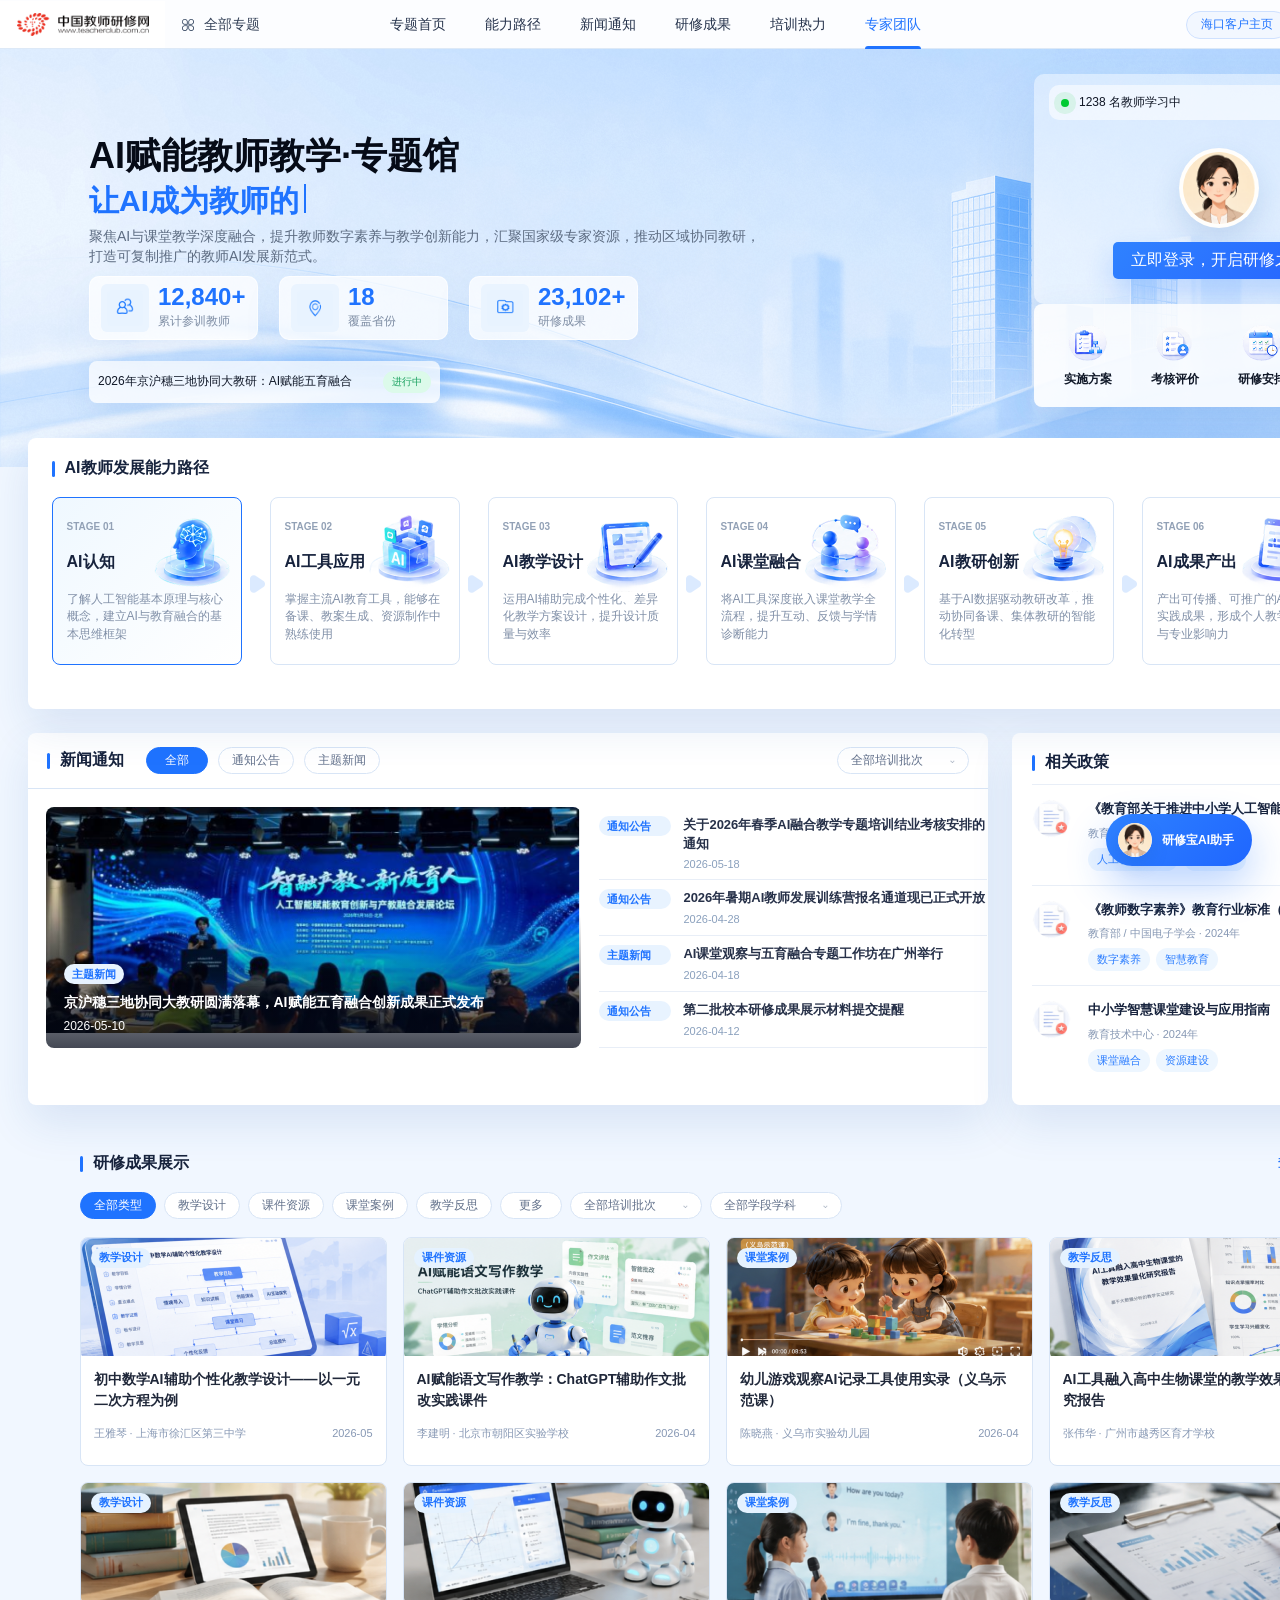
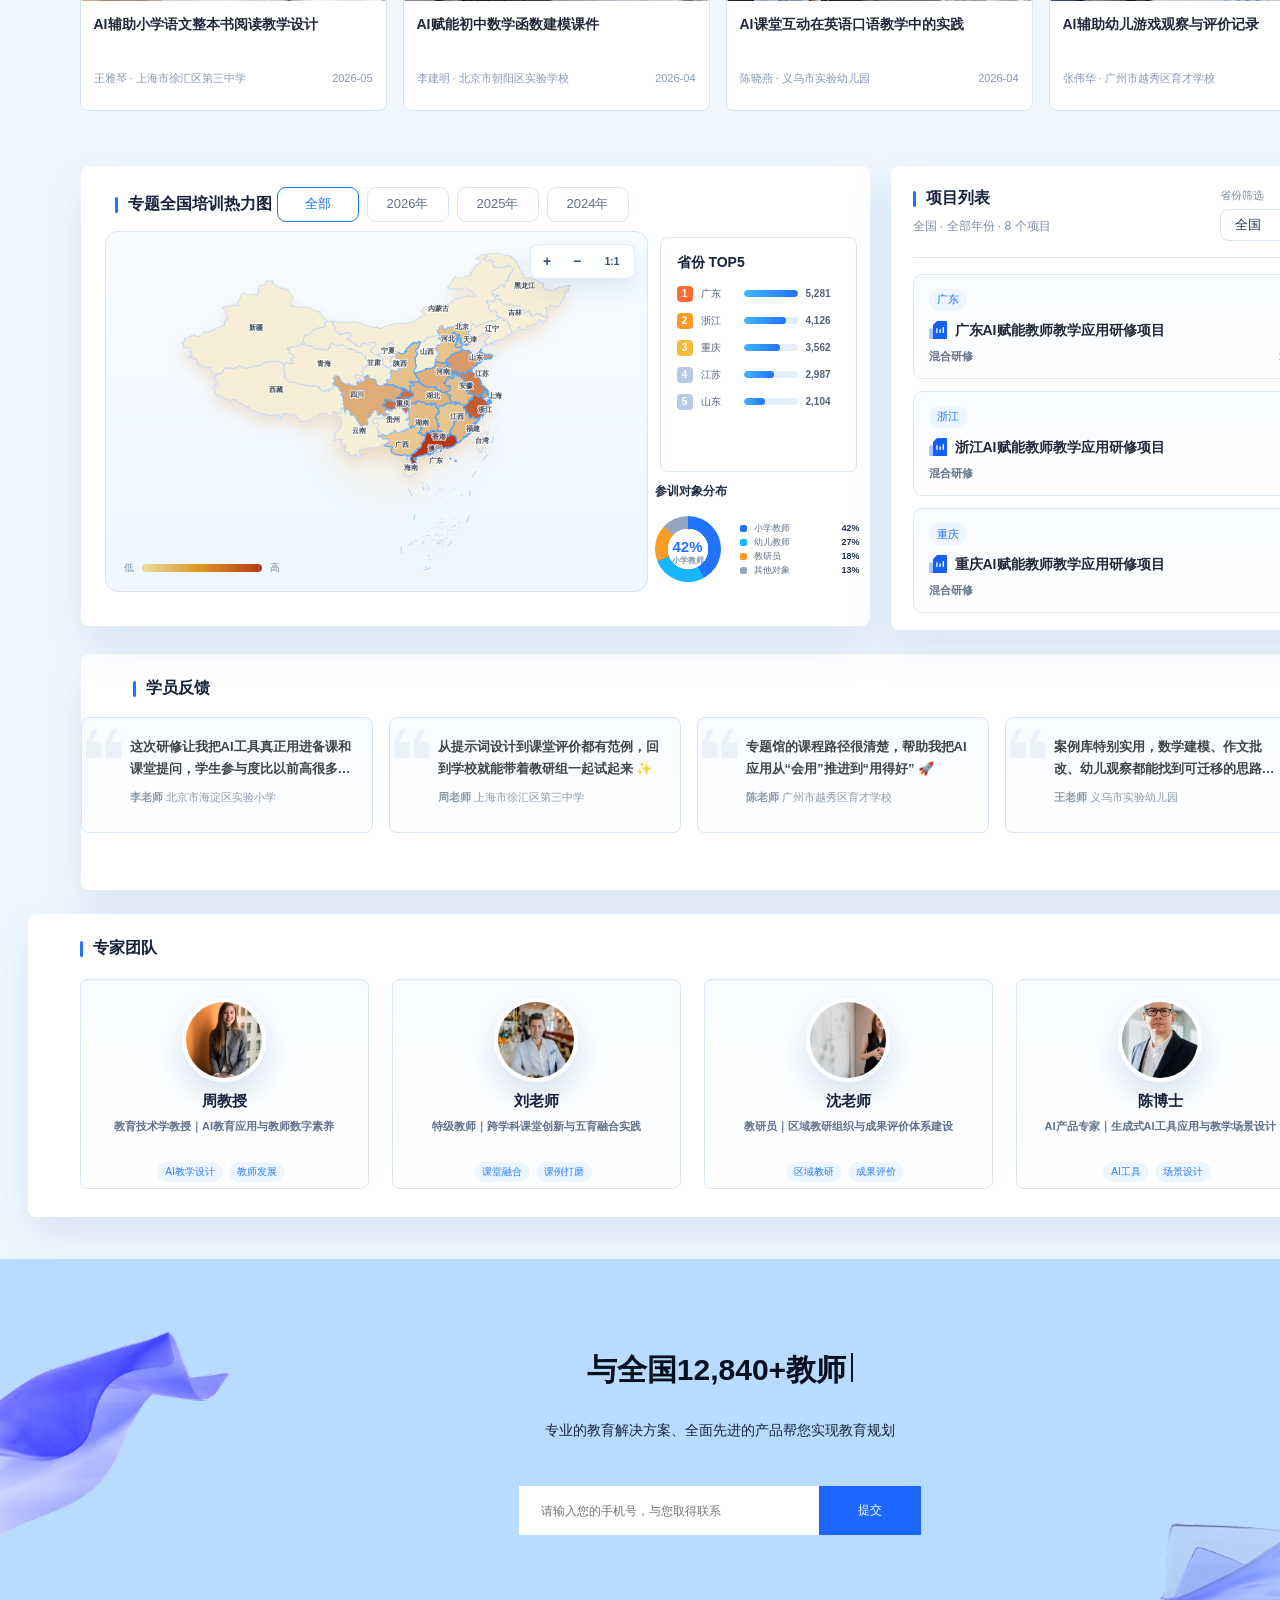
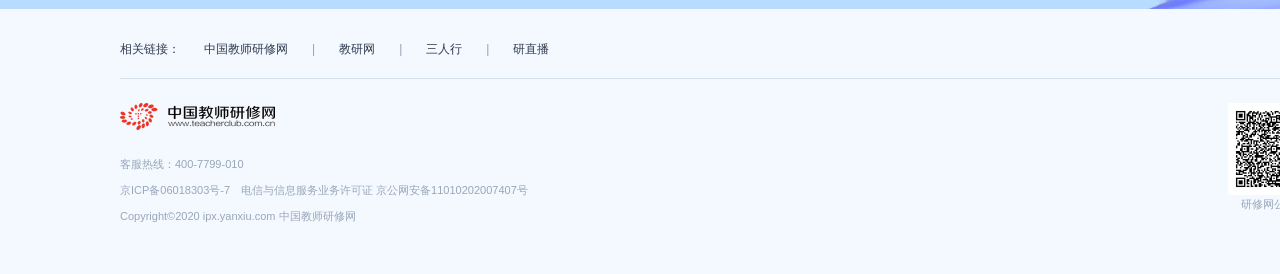
<file: index.html>
<!doctype html>
<html lang="zh-CN">
  <head>
    <meta charset="UTF-8" />
    <meta name="viewport" content="width=device-width, initial-scale=1.0" />
    <title>AI赋能教师教学专题馆</title>
    <link rel="stylesheet" href="./styles.css?v=20260528-ai" />
  </head>
  <body>
    <header class="topbar">
      <a class="brand" href="#home" aria-label="研修网首页">
        <img src="./素材/教师研修网logo.png" alt="中国教师研修网" />
      </a>
      <button class="topic-switch" type="button" aria-expanded="false" aria-controls="topicOverlay">
        <img src="./素材/全部专题icon.png" alt="" />
        <span>全部专题</span>
      </button>
      <nav class="nav" aria-label="专题导航">
        <a class="active" href="#home">专题首页</a>
        <a href="#path">能力路径</a>
        <a href="#news">新闻通知</a>
        <a href="#works">研修成果</a>
        <a href="#training-heat">培训热力</a>
        <a href="#experts">专家团队</a>
        <div class="nav-actions" aria-label="客户主页导航">
          <a class="nav-entry" href="./haikou-customer-showcase.html">海口客户主页</a>
          <a class="nav-entry" href="./linfen-customer-showcase.html">临汾客户主页</a>
        </div>
      </nav>
    </header>

    <section class="topic-overlay" id="topicOverlay" aria-label="全部专题导航" aria-hidden="true">
      <aside class="topic-side">
        <div class="topic-side-title">
          <img src="./素材/全部专题icon.png" alt="" />
          <span>全部专题</span>
        </div>
        <button class="topic-cat active" type="button" data-topic-cat="recommend">
          <span>推荐</span>
          <em>HOT</em>
        </button>
        <button class="topic-cat" type="button" data-topic-cat="ai">AI与数字化教学</button>
        <button class="topic-cat" type="button" data-topic-cat="teaching">学科教学与课堂改进</button>
        <button class="topic-cat" type="button" data-topic-cat="research">教研科研与专业发展</button>
        <button class="topic-cat" type="button" data-topic-cat="leadership">校园长领导力</button>
        <button class="topic-cat" type="button" data-topic-cat="student">德育心理与学生发展</button>
        <button class="topic-cat" type="button" data-topic-cat="evaluation">考试评价与质量监测</button>
        <button class="topic-cat" type="button" data-topic-cat="preschool">学前教育与保育实践</button>
        <button class="topic-cat" type="button" data-topic-cat="innovation">科学教育与跨学科创新</button>
        <button class="topic-cat" type="button" data-topic-cat="service">直播与研修服务</button>
      </aside>

      <div class="topic-main">
        <div class="topic-toolbar">
          <div>
            <p>按服务对象筛选</p>
            <div class="audience-filters" aria-label="服务对象筛选">
              <button class="audience active" type="button" data-audience="all">全部对象</button>
              <button class="audience" type="button" data-audience="teacher">一线教师</button>
              <button class="audience" type="button" data-audience="class-teacher">班主任</button>
              <button class="audience" type="button" data-audience="leader">校园长</button>
              <button class="audience" type="button" data-audience="researcher">教研员/培训者</button>
              <button class="audience" type="button" data-audience="new-teacher">新任与骨干名优教师</button>
              <button class="audience" type="button" data-audience="preschool">学前教师/园长</button>
              <button class="audience" type="button" data-audience="support">督导/管理人员</button>
              <button class="audience" type="button" data-audience="school">学校共同体</button>
            </div>
          </div>
          <button class="topic-close" type="button" aria-label="关闭全部专题">×</button>
        </div>

        <div class="topic-grid" aria-live="polite">
          <article class="topic-card featured show" data-cats="recommend ai teaching" data-audience="teacher researcher new-teacher school">
            <img src="./素材/全部专题配图.png" alt="" />
            <h3>AI赋能教师教学</h3>
            <p>让AI成为教师的教学好帮手，覆盖备课、课堂互动、作业批改与学情分析。</p>
            <div><span>一线教师</span><span>AI教学</span><span>数字素养</span></div>
          </article>
          <article class="topic-card show" data-cats="recommend ai" data-audience="teacher leader researcher support">
            <img src="./素材/全部专题配图.png" alt="" />
            <h3>教师数字素养提升</h3>
            <p>面向不同岗位建立数字化意识、工具应用、数据安全与智慧教育能力。</p>
            <div><span>全员教师</span><span>校园长</span><span>信息化</span></div>
          </article>
          <article class="topic-card show" data-cats="recommend teaching" data-audience="teacher new-teacher researcher">
            <img src="./素材/全部专题配图.png" alt="" />
            <h3>新课标学科教学</h3>
            <p>围绕新课标、核心素养、单元整体教学与课堂改进开展专题研修。</p>
            <div><span>学科教师</span><span>新课标</span><span>课堂改进</span></div>
          </article>
          <article class="topic-card show" data-cats="recommend teaching resource" data-audience="teacher researcher new-teacher">
            <img src="./素材/全部专题配图.png" alt="" />
            <h3>单元整体教学设计</h3>
            <p>从目标、任务、评价与资源整合入手，提升单元教学设计质量。</p>
            <div><span>一线教师</span><span>教研组长</span><span>教学设计</span></div>
          </article>
          <article class="topic-card show" data-cats="recommend research" data-audience="researcher teacher school">
            <img src="./素材/全部专题配图.png" alt="" />
            <h3>教育科研与课题指导</h3>
            <p>支持课题申报、研究设计、过程指导、成果凝练与区域教研转化。</p>
            <div><span>教研员</span><span>课题负责人</span><span>科研</span></div>
          </article>
          <article class="topic-card show" data-cats="recommend leadership" data-audience="leader support school">
            <img src="./素材/全部专题配图.png" alt="" />
            <h3>校园长课程领导力</h3>
            <p>聚焦学校治理、课程建设、集团化办学和依法治校履职能力。</p>
            <div><span>校长</span><span>园长</span><span>中层干部</span></div>
          </article>
          <article class="topic-card show" data-cats="recommend student" data-audience="class-teacher teacher leader">
            <img src="./素材/全部专题配图.png" alt="" />
            <h3>班主任与心理健康</h3>
            <p>融合班级管理、心理健康、家校社协同、学生发展指导与师德师风。</p>
            <div><span>班主任</span><span>德育队伍</span><span>心理健康</span></div>
          </article>
          <article class="topic-card show" data-cats="evaluation teaching" data-audience="teacher researcher support leader">
            <img src="./素材/全部专题配图.png" alt="" />
            <h3>命题评价与复习备考</h3>
            <p>围绕命题质量、复习策略、学业测评与区域质量监测形成能力提升路径。</p>
            <div><span>学科教师</span><span>教研员</span><span>评价</span></div>
          </article>
          <article class="topic-card show" data-cats="recommend preschool student" data-audience="preschool leader teacher">
            <img src="./素材/全部专题配图.png" alt="" />
            <h3>幼儿游戏观察与评价</h3>
            <p>聚焦自主游戏、儿童观察评价、幼小衔接、保育实践和一日活动优化。</p>
            <div><span>幼儿园教师</span><span>园长</span><span>保育员</span></div>
          </article>
          <article class="topic-card show" data-cats="innovation teaching" data-audience="teacher researcher new-teacher school">
            <img src="./素材/全部专题配图.png" alt="" />
            <h3>科学教育与跨学科学习</h3>
            <p>覆盖科学素养、项目化学习、跨学科实践、劳动教育与拔尖创新培养。</p>
            <div><span>学科教师</span><span>骨干教师</span><span>跨学科</span></div>
          </article>
          <article class="topic-card show" data-cats="research ai service" data-audience="school teacher researcher leader">
            <img src="./素材/全部专题配图.png" alt="" />
            <h3>手拉手协同教研</h3>
            <p>支持结对帮扶、入校指导、课堂诊断、联研共创与学校共同体建设。</p>
            <div><span>学校共同体</span><span>教研员</span><span>入校指导</span></div>
          </article>
          <article class="topic-card show" data-cats="service" data-audience="leader researcher support school">
            <img src="./素材/全部专题配图.png" alt="" />
            <h3>研直播与活动服务</h3>
            <p>提供研直播、现场会、拍摄、图片直播、展示活动与研修运营支持。</p>
            <div><span>管理者</span><span>教研机构</span><span>直播服务</span></div>
          </article>
        </div>

        <p class="topic-empty">当前条件下暂无专题，请切换专题大类或服务对象。</p>
      </div>
    </section>

    <main id="home">
      <section class="hero" aria-label="专题馆主视觉">
        <div class="hero-inner">
          <div class="hero-copy">
            <h1>
              <span class="type-line" data-type="AI赋能教师教学·专题馆"></span>
              <span class="type-line accent" data-type="让AI成为教师的教学好帮手"></span>
            </h1>
            <p>聚焦AI与课堂教学深度融合，提升教师数字素养与教学创新能力，汇聚国家级专家资源，推动区域协同教研，打造可复制推广的教师AI发展新范式。</p>

            <div class="stats">
              <article class="stat-card interactive-card">
                <img src="./素材/累计教师icon.png" alt="" />
                <strong data-count="12840">0</strong>
                <span>累计参训教师</span>
              </article>
              <article class="stat-card interactive-card">
                <img src="./素材/覆盖省份icon.png" alt="" />
                <strong data-count="18">0</strong>
                <span>覆盖省份</span>
              </article>
              <article class="stat-card interactive-card">
                <img src="./素材/研修成果icon.png" alt="" />
                <strong data-count="23102">0</strong>
                <span>研修成果</span>
              </article>
            </div>

            <div class="project-ticker" aria-label="最近项目">
              <div class="ticker-window">
                <div class="ticker-track">
                  <span>2026年京沪穗三地协同大教研：AI赋能五育融合</span>
                  <span>2026年京沪穗三地协同大教研：AI赋能五育融合</span>
                </div>
              </div>
              <em>进行中</em>
            </div>
          </div>

          <aside class="login-panel interactive-card">
            <div class="online"><i></i><span>1238 名教师学习中</span></div>
            <img class="mentor-avatar" src="./素材/默认头像.png" alt="教师头像" />
            <a class="primary-btn" href="./study.html">立即登录，开启研修之旅</a>
          </aside>

          <div class="quick-links">
            <a class="interactive-card" href="#plan"><img src="./素材/实施方案icon.png" alt="" /><span>实施方案</span></a>
            <a class="interactive-card" href="#assessment"><img src="./素材/考核评价icon.png" alt="" /><span>考核评价</span></a>
            <a class="interactive-card" href="#schedule"><img src="./素材/研修安排icon.png" alt="" /><span>研修安排</span></a>
            <a class="interactive-card" href="#guide"><img src="./素材/学习指南icon.png" alt="" /><span>学习指南</span></a>
          </div>
        </div>
      </section>

      <section id="path" class="section path-section">
        <h2 class="section-title">AI教师发展能力路径</h2>
        <div class="path-grid">
          <article class="path-card active interactive-card">
            <div><span>STAGE 01</span><h3>AI认知</h3></div>
            <img src="./素材/能力路径图1.png" alt="" />
            <p>了解人工智能基本原理与核心概念，建立AI与教育融合的基本思维框架</p>
          </article>
          <article class="path-card interactive-card">
            <div><span>STAGE 02</span><h3>AI工具应用</h3></div>
            <img src="./素材/能力路径图2.png" alt="" />
            <p>掌握主流AI教育工具，能够在备课、教案生成、资源制作中熟练使用</p>
          </article>
          <article class="path-card interactive-card">
            <div><span>STAGE 03</span><h3>AI教学设计</h3></div>
            <img src="./素材/能力路径图3.png" alt="" />
            <p>运用AI辅助完成个性化、差异化教学方案设计，提升设计质量与效率</p>
          </article>
          <article class="path-card interactive-card">
            <div><span>STAGE 04</span><h3>AI课堂融合</h3></div>
            <img src="./素材/能力路径图4.png" alt="" />
            <p>将AI工具深度嵌入课堂教学全流程，提升互动、反馈与学情诊断能力</p>
          </article>
          <article class="path-card interactive-card">
            <div><span>STAGE 05</span><h3>AI教研创新</h3></div>
            <img src="./素材/能力路径图5.png" alt="" />
            <p>基于AI数据驱动教研改革，推动协同备课、集体教研的智能化转型</p>
          </article>
          <article class="path-card interactive-card">
            <div><span>STAGE 06</span><h3>AI成果产出</h3></div>
            <img src="./素材/能力路径图6.png" alt="" />
            <p>产出可传播、可推广的AI教育实践成果，形成个人教学品牌与专业影响力</p>
          </article>
        </div>
      </section>

      <section class="split-section" id="news">
        <div class="panel news-panel">
          <div class="panel-head">
            <div class="news-heading">
              <h2 class="section-title">新闻通知</h2>
              <div class="tabs" role="tablist" aria-label="新闻类型">
                <button class="tab active" type="button" data-news="all">全部</button>
                <button class="tab" type="button" data-news="notice">通知公告</button>
                <button class="tab" type="button" data-news="topic">主题新闻</button>
              </div>
            </div>
            <button class="select-btn" type="button">全部培训批次</button>
          </div>
          <div class="news-content">
            <article class="featured-news interactive-card" data-kind="topic">
              <img src="./素材/主题新闻图1.png" alt="京沪穗三地协同大教研圆满落幕" />
              <div>
                <span>主题新闻</span>
                <strong>京沪穗三地协同大教研圆满落幕，AI赋能五育融合创新成果正式发布</strong>
                <time>2026-05-10</time>
              </div>
            </article>
            <div class="news-list">
              <article class="news-item" data-kind="notice"><span>通知公告</span><strong>关于2026年春季AI融合教学专题培训结业考核安排的通知</strong><time>2026-05-18</time></article>
              <article class="news-item" data-kind="notice"><span>通知公告</span><strong>2026年暑期AI教师发展训练营报名通道现已正式开放</strong><time>2026-04-28</time></article>
              <article class="news-item" data-kind="topic"><span>主题新闻</span><strong>AI课堂观察与五育融合专题工作坊在广州举行</strong><time>2026-04-18</time></article>
              <article class="news-item" data-kind="notice"><span>通知公告</span><strong>第二批校本研修成果展示材料提交提醒</strong><time>2026-04-12</time></article>
            </div>
          </div>
        </div>

        <aside class="panel policy-panel">
          <div class="title-row">
            <h2 class="section-title">相关政策</h2>
            <a href="#">更多政策 &gt;</a>
          </div>
          <article class="policy-card interactive-card">
            <img src="./素材/相关政策icon.png" alt="" />
            <div><h3>《教育部关于推进中小学人工智能教育的指导意见》</h3><p>教育部 · 2025年</p><span>人工智能+教育</span><span>教师发展</span></div>
          </article>
          <article class="policy-card interactive-card">
            <img src="./素材/相关政策icon.png" alt="" />
            <div><h3>《教师数字素养》教育行业标准（T/CESA）</h3><p>教育部 / 中国电子学会 · 2024年</p><span>数字素养</span><span>智慧教育</span></div>
          </article>
          <article class="policy-card interactive-card">
            <img src="./素材/相关政策icon.png" alt="" />
            <div><h3>中小学智慧课堂建设与应用指南</h3><p>教育技术中心 · 2024年</p><span>课堂融合</span><span>资源建设</span></div>
          </article>
        </aside>
      </section>

      <section class="works-section" id="works">
        <div class="section-head">
          <h2 class="section-title">研修成果展示</h2>
          <a href="#">查看全部成果 &gt;</a>
        </div>
        <div class="filters" aria-label="成果筛选">
          <button class="chip active" type="button">全部类型</button>
          <button class="chip" type="button">教学设计</button>
          <button class="chip" type="button">课件资源</button>
          <button class="chip" type="button">课堂案例</button>
          <button class="chip" type="button">教学反思</button>
          <button class="chip" type="button">更多</button>
          <button class="select-btn" type="button">全部培训批次</button>
          <button class="select-btn" type="button">全部学段学科</button>
        </div>
        <div class="work-grid">
          <article class="work-card interactive-card"><img src="./素材/成果图1.png" alt="" /><span>教学设计</span><h3>初中数学AI辅助个性化教学设计——以一元二次方程为例</h3><p>王雅琴 · 上海市徐汇区第三中学 <time>2026-05</time></p></article>
          <article class="work-card interactive-card"><img src="./素材/成果图2.png" alt="" /><span>课件资源</span><h3>AI赋能语文写作教学：ChatGPT辅助作文批改实践课件</h3><p>李建明 · 北京市朝阳区实验学校 <time>2026-04</time></p></article>
          <article class="work-card interactive-card"><img src="./素材/成果图3.png" alt="" /><span>课堂案例</span><h3>幼儿游戏观察AI记录工具使用实录（义乌示范课）</h3><p>陈晓燕 · 义乌市实验幼儿园 <time>2026-04</time></p></article>
          <article class="work-card interactive-card"><img src="./素材/成果图4.png" alt="" /><span>教学反思</span><h3>AI工具融入高中生物课堂的教学效果量化研究报告</h3><p>张伟华 · 广州市越秀区育才学校 <time>2026-03</time></p></article>
          <article class="work-card interactive-card"><img src="./素材/成果图5.png" alt="" /><span>教学设计</span><h3>AI辅助小学语文整本书阅读教学设计</h3><p>王雅琴 · 上海市徐汇区第三中学 <time>2026-05</time></p></article>
          <article class="work-card interactive-card"><img src="./素材/成果图6.png" alt="" /><span>课件资源</span><h3>AI赋能初中数学函数建模课件</h3><p>李建明 · 北京市朝阳区实验学校 <time>2026-04</time></p></article>
          <article class="work-card interactive-card"><img src="./素材/成果图7.png" alt="" /><span>课堂案例</span><h3>AI课堂互动在英语口语教学中的实践</h3><p>陈晓燕 · 义乌市实验幼儿园 <time>2026-04</time></p></article>
          <article class="work-card interactive-card"><img src="./素材/成果图8.png" alt="" /><span>教学反思</span><h3>AI辅助幼儿游戏观察与评价记录</h3><p>张伟华 · 广州市越秀区育才学校 <time>2026-03</time></p></article>
        </div>
      </section>

      <section class="dashboard-row" id="training-heat">
        <div class="panel map-panel">
          <div class="panel-head compact">
            <h2 class="section-title">专题全国培训热力图</h2>
            <div class="tabs small">
              <button class="tab active" type="button">全部</button>
              <button class="tab" type="button">2026年</button>
              <button class="tab" type="button">2025年</button>
              <button class="tab" type="button">2024年</button>
            </div>
          </div>
          <div class="map-body">
            <div class="heatmap-shell" aria-label="全国省级培训热力图">
              <svg class="china-heatmap" role="img" aria-labelledby="heatmapTitle heatmapDesc"></svg>
              <div class="heatmap-controls" aria-label="地图缩放控制">
                <button class="heatmap-zoom-button" type="button" data-map-zoom="in" aria-label="放大地图">+</button>
                <button class="heatmap-zoom-button" type="button" data-map-zoom="out" aria-label="缩小地图">−</button>
                <button class="heatmap-zoom-button reset" type="button" data-map-zoom="reset" aria-label="重置地图">1:1</button>
              </div>
              <div class="heatmap-tooltip" role="status" aria-live="polite"></div>
              <div class="heatmap-legend" aria-hidden="true">
                <span>低</span>
                <i></i>
                <span>高</span>
              </div>
            </div>
            <aside class="rank-card interactive-card">
              <h3>省份 TOP5</h3>
              <ol>
                <li><span>广东</span><i style="--w: 100%"></i><b>5,281</b></li>
                <li><span>浙江</span><i style="--w: 78%"></i><b>4,126</b></li>
                <li><span>重庆</span><i style="--w: 67%"></i><b>3,562</b></li>
                <li><span>江苏</span><i style="--w: 56%"></i><b>2,987</b></li>
                <li><span>山东</span><i style="--w: 40%"></i><b>2,104</b></li>
              </ol>
            </aside>
            <section class="training-distribution training-chart" aria-label="参训对象分布">
              <h3>参训对象分布</h3>
              <div class="donut-chart" role="img" aria-label="小学教师42%，幼儿教师27%，教研员18%，其他对象13%">
                <strong>42%</strong>
                <span>小学教师</span>
              </div>
              <ul>
                <li style="--c: #1f73ff"><span>小学教师</span><b>42%</b></li>
                <li style="--c: #17b6ff"><span>幼儿教师</span><b>27%</b></li>
                <li style="--c: #ff9b23"><span>教研员</span><b>18%</b></li>
                <li style="--c: #94a6c2"><span>其他对象</span><b>13%</b></li>
              </ul>
            </section>
          </div>
        </div>

        <aside class="panel province-project-panel" aria-label="省份项目列表">
          <div class="project-panel-head">
            <div>
              <h2 class="section-title">项目列表</h2>
              <p id="provinceProjectSummary">默认展示全国项目</p>
            </div>
            <label>
              <span>省份筛选</span>
              <select id="provinceProjectFilter" aria-label="按省份筛选项目"></select>
            </label>
          </div>
          <div class="province-project-list" id="provinceProjectList" aria-live="polite"></div>
        </aside>
      </section>

      <section class="panel feedback-panel" aria-label="学员反馈">
        <h2 class="section-title">学员反馈</h2>
        <div class="feedback-window">
          <div class="feedback-track">
            <article class="feedback-card"><img src="./素材/反馈引号icon.png" alt="" /><p>这次研修让我把AI工具真正用进备课和课堂提问，学生参与度比以前高很多 👍</p><span><b>李老师</b> 北京市海淀区实验小学</span></article>
            <article class="feedback-card"><img src="./素材/反馈引号icon.png" alt="" /><p>从提示词设计到课堂评价都有范例，回到学校就能带着教研组一起试起来 ✨</p><span><b>周老师</b> 上海市徐汇区第三中学</span></article>
            <article class="feedback-card"><img src="./素材/反馈引号icon.png" alt="" /><p>专题馆的课程路径很清楚，帮助我把AI应用从“会用”推进到“用得好” 🚀</p><span><b>陈老师</b> 广州市越秀区育才学校</span></article>
            <article class="feedback-card"><img src="./素材/反馈引号icon.png" alt="" /><p>案例库特别实用，数学建模、作文批改、幼儿观察都能找到可迁移的思路 💡</p><span><b>王老师</b> 义乌市实验幼儿园</span></article>
            <article class="feedback-card"><img src="./素材/反馈引号icon.png" alt="" /><p>专家点评很具体，帮我快速发现课堂融合中的低效环节，改进方向一下清楚了 🎯</p><span><b>刘老师</b> 重庆市南岸区教师进修学院</span></article>
            <article class="feedback-card"><img src="./素材/反馈引号icon.png" alt="" /><p>这次研修让我把AI工具真正用进备课和课堂提问，学生参与度比以前高很多 👍</p><span><b>李老师</b> 北京市海淀区实验小学</span></article>
            <article class="feedback-card"><img src="./素材/反馈引号icon.png" alt="" /><p>从提示词设计到课堂评价都有范例，回到学校就能带着教研组一起试起来 ✨</p><span><b>周老师</b> 上海市徐汇区第三中学</span></article>
            <article class="feedback-card"><img src="./素材/反馈引号icon.png" alt="" /><p>专题馆的课程路径很清楚，帮助我把AI应用从“会用”推进到“用得好” 🚀</p><span><b>陈老师</b> 广州市越秀区育才学校</span></article>
            <article class="feedback-card"><img src="./素材/反馈引号icon.png" alt="" /><p>案例库特别实用，数学建模、作文批改、幼儿观察都能找到可迁移的思路 💡</p><span><b>王老师</b> 义乌市实验幼儿园</span></article>
            <article class="feedback-card"><img src="./素材/反馈引号icon.png" alt="" /><p>专家点评很具体，帮我快速发现课堂融合中的低效环节，改进方向一下清楚了 🎯</p><span><b>刘老师</b> 重庆市南岸区教师进修学院</span></article>
          </div>
        </div>
      </section>

      <section id="experts" class="panel experts-section">
        <h2 class="section-title">专家团队</h2>
        <div class="expert-grid">
          <article class="expert-card interactive-card"><img class="photo" src="./素材/专家头像-周教授.png" alt="周教授头像" /><h3>周教授</h3><p>教育技术学教授｜AI教育应用与教师数字素养</p><span>AI教学设计</span><span>教师发展</span></article>
          <article class="expert-card interactive-card"><img class="photo" src="./素材/专家头像-刘老师.png" alt="刘老师头像" /><h3>刘老师</h3><p>特级教师｜跨学科课堂创新与五育融合实践</p><span>课堂融合</span><span>课例打磨</span></article>
          <article class="expert-card interactive-card"><img class="photo" src="./素材/专家头像-沈老师.png" alt="沈老师头像" /><h3>沈老师</h3><p>教研员｜区域教研组织与成果评价体系建设</p><span>区域教研</span><span>成果评价</span></article>
          <article class="expert-card interactive-card"><img class="photo" src="./素材/专家头像-陈博士.png" alt="陈博士头像" /><h3>陈博士</h3><p>AI产品专家｜生成式AI工具应用与教学场景设计</p><span>AI工具</span><span>场景设计</span></article>
        </div>
      </section>

      <section class="cta-section">
        <img class="ribbon ribbon-left" src="./素材/底部丝带1.png" alt="" />
        <img class="ribbon ribbon-right" src="./素材/底部丝带2.png" alt="" />
        <h2><span class="type-line" data-type="与全国12,840+教师一起探索AI教学新未来"></span></h2>
        <p>专业的教育解决方案、全面先进的产品帮您实现教育规划</p>
        <form class="lead-form">
          <input type="tel" placeholder="请输入您的手机号，与您取得联系" aria-label="手机号" />
          <button type="submit">提交</button>
        </form>
      </section>
    </main>

    <footer class="footer">
      <div class="links">相关链接：<a href="#">中国教师研修网</a><a href="#">教研网</a><a href="#">三人行</a><a href="#">研直播</a></div>
      <div class="footer-main">
        <div>
          <img class="footer-logo" src="./素材/教师研修网logo.png" alt="中国教师研修网" />
          <p>客服热线：400-7799-010</p>
          <p>京ICP备06018303号-7　电信与信息服务业务许可证 京公网安备11010202007407号</p>
          <p>Copyright©2020 ipx.yanxiu.com 中国教师研修网</p>
        </div>
        <figure>
          <img src="./素材/教师研修网公众号.png" alt="研修网公众号" />
          <figcaption>研修网公众号</figcaption>
        </figure>
      </div>
    </footer>

    <section class="ai-assistant" aria-label="研修宝AI助手">
      <button class="ai-float-button" type="button" aria-expanded="false" aria-controls="aiAssistantPanel">
        <span class="ai-float-icon" aria-hidden="true"><img src="./素材/默认头像.png" alt="" /></span>
        <span>研修宝AI助手</span>
      </button>
      <div class="ai-panel" id="aiAssistantPanel" aria-hidden="true">
        <div class="ai-panel-head">
          <img class="ai-avatar" src="./素材/默认头像.png" alt="" />
          <div>
            <span class="ai-status"><i></i>专题咨询在线</span>
            <h2>研修宝AI助手</h2>
            <p>可咨询实施方案、考核内容、研修安排与学习路径</p>
          </div>
          <button class="ai-close" type="button" aria-label="关闭研修宝AI助手"></button>
        </div>

        <div class="ai-quick" aria-label="快捷问题">
          <button type="button" data-ai-question="这个专题的实施方案是什么？">实施方案</button>
          <button type="button" data-ai-question="本专题考核内容有哪些？">考核内容</button>
          <button type="button" data-ai-question="最近的研修安排是什么？">最近安排</button>
          <button type="button" data-ai-question="我应该按什么路径开始学习？">学习路径</button>
        </div>

        <div class="ai-chat" aria-live="polite">
          <article class="ai-message bot">
            <span>研修宝</span>
            <p>您好，我是研修宝AI助手。可以帮您快速查询本专题的实施方案、考核要求、研修安排和成果提交要点。</p>
          </article>
        </div>

        <form class="ai-input">
          <input type="text" placeholder="请输入您想了解的专题问题" aria-label="向研修宝AI助手提问" />
          <button type="submit">发送</button>
        </form>
      </div>
    </section>

    <script src="./data/china-provinces.js"></script>
    <script src="./app.js?v=20260528-ai"></script>
  </body>
</html>
</file>
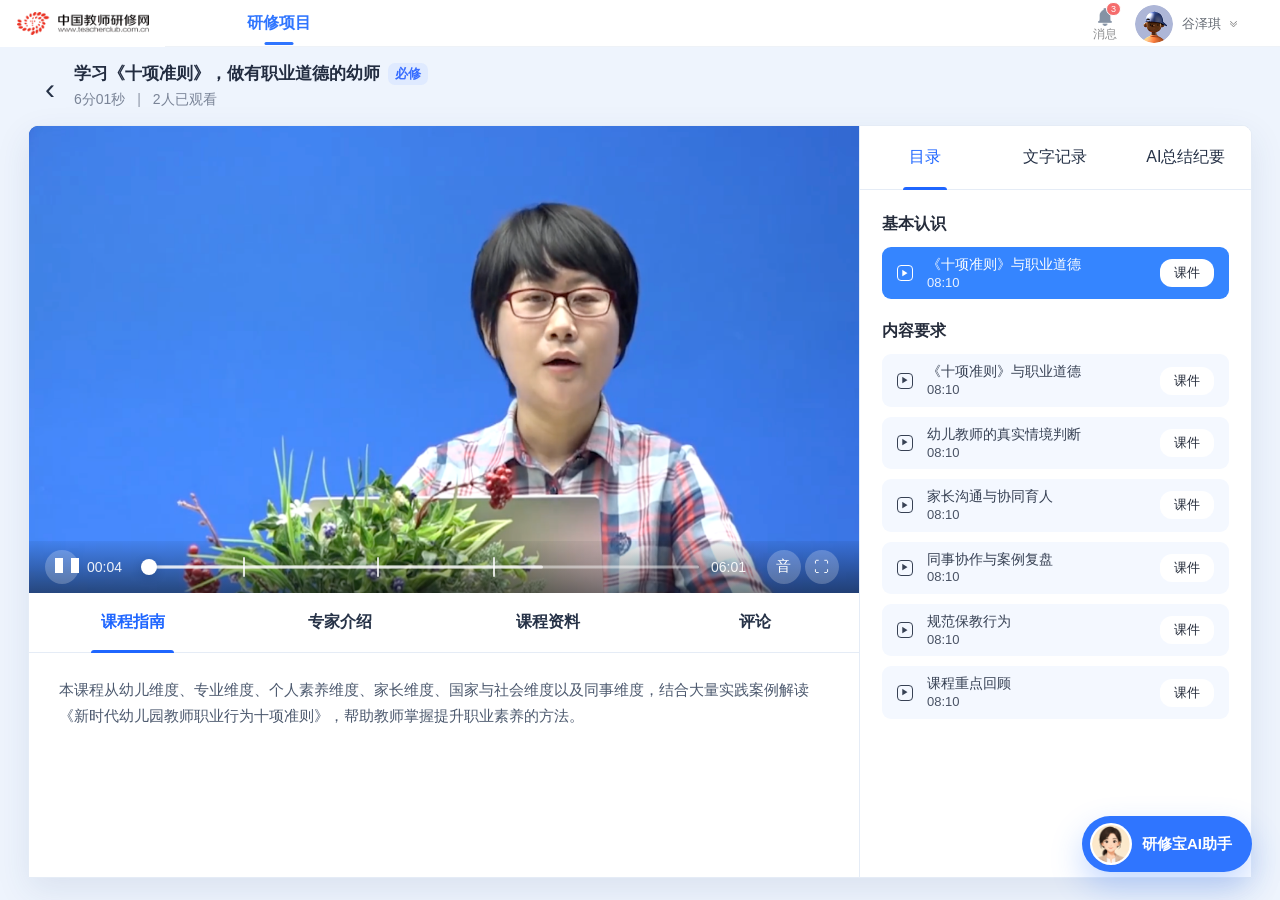
<file: course-watch.html>
<!doctype html>
<html lang="zh-CN">
  <head>
    <meta charset="UTF-8" />
    <meta name="viewport" content="width=device-width, initial-scale=1.0" />
    <title>学习《十项准则》，做有职业道德的幼师</title>
    <link rel="stylesheet" href="./course-watch.css" />
  </head>
  <body>
    <header class="study-topbar">
      <a class="study-brand" href="./index.html" aria-label="返回专题页">
        <img src="./素材/教师研修网logo.png" alt="中国教师研修网" />
      </a>
      <nav class="study-nav" aria-label="学习空间导航">
        <a class="active" href="./study.html">研修项目</a>
      </nav>
      <div class="top-actions">
        <button class="message-button" type="button" aria-label="消息">
          <img class="message-icon" src="./素材/消息.png" alt="" />
          <em>3</em>
          <b>消息</b>
        </button>
        <img class="user-avatar" src="./素材/Group 427319852.png" alt="谷泽琪头像" />
        <span class="user-name">谷泽琪</span>
        <img class="user-chevron" src="./素材/下拉.png" alt="" />
      </div>
    </header>

    <main class="watch-page">
      <header class="course-header" aria-label="课程信息">
        <a class="back-button" href="./study.html" aria-label="返回学习空间">
          <span aria-hidden="true">‹</span>
        </a>
        <div class="course-title-block">
          <div class="title-row">
            <h1>学习《十项准则》，做有职业道德的幼师</h1>
            <span class="required-tag">必修</span>
          </div>
          <p>6分01秒 <span aria-hidden="true">|</span> 2人已观看</p>
        </div>
      </header>

      <section class="course-shell" aria-label="看课工具">
        <div class="main-column">
          <section class="player-card" aria-label="课程视频">
            <div class="video-stage" data-video-stage>
              <img class="video-poster" src="./素材/course-video-poster.png" alt="课程讲师正在讲解《十项准则》" />
              <button class="center-play is-hidden" type="button" data-toggle-play aria-label="播放视频">
                <span aria-hidden="true">▶</span>
              </button>
              <div class="video-toast" data-toast>已跳转到 00:03</div>
              <div class="player-controls">
                <button class="control-button play-control" type="button" data-toggle-play aria-label="播放或暂停">
                  <span data-play-icon aria-hidden="true">▶</span>
                </button>
                <time data-current-time>00:03</time>
                <div class="progress-track" data-progress-track role="slider" aria-label="播放进度" aria-valuemin="0" aria-valuemax="361" aria-valuenow="3" tabindex="0">
                  <span class="progress-buffer"></span>
                  <span class="progress-fill" data-progress-fill></span>
                  <span class="progress-thumb" data-progress-thumb></span>
                  <i style="left: 18%"></i>
                  <i style="left: 42%"></i>
                  <i style="left: 63%"></i>
                </div>
                <time data-duration>06:01</time>
                <button class="control-button" type="button" data-volume aria-label="静音或开启声音">
                  <span data-volume-icon aria-hidden="true">音</span>
                </button>
                <button class="control-button" type="button" data-fullscreen aria-label="全屏观看">
                  <span aria-hidden="true">⛶</span>
                </button>
              </div>
            </div>
          </section>

          <section class="course-info" aria-label="课程详情">
            <nav class="info-tabs" aria-label="课程详情导航">
              <button class="active" type="button" data-info-tab="guide">课程指南</button>
              <button type="button" data-info-tab="expert">专家介绍</button>
              <button type="button" data-info-tab="materials">课程资料</button>
              <button type="button" data-info-tab="comments">评论</button>
            </nav>
            <div class="info-body" data-info-body>
              <p>本课程从幼儿维度、专业维度、个人素养维度、家长维度、国家与社会维度以及同事维度，结合大量实践案例解读《新时代幼儿园教师职业行为十项准则》，帮助教师掌握提升职业素养的方法。</p>
            </div>
          </section>
        </div>

        <aside class="side-panel" aria-label="课程智能工具">
          <nav class="side-tabs" aria-label="智能工具切换">
            <button class="active" type="button" data-panel-tab="catalog">目录</button>
            <button type="button" data-panel-tab="transcript">文字记录</button>
            <button type="button" data-panel-tab="summary">AI总结纪要</button>
          </nav>
          <div class="side-content" data-side-content></div>
        </aside>
      </section>

      <button class="ai-fab" type="button" data-open-ai aria-label="打开研修宝AI助手">
        <img src="./素材/默认头像.png" alt="" />
        <span>研修宝AI助手</span>
      </button>

      <div class="ai-overlay" data-ai-overlay aria-hidden="true">
        <section class="ai-drawer" role="dialog" aria-modal="true" aria-label="AI智能助手">
          <header class="ai-header">
            <div class="ai-brand">
              <span class="ai-logo" aria-hidden="true"></span>
              <strong>AI智能助手</strong>
            </div>
            <div class="ai-actions" aria-label="AI助手操作">
              <button type="button" data-new-chat aria-label="新对话"><span aria-hidden="true">⊕</span>新对话</button>
              <button type="button" data-history aria-label="历史"><span aria-hidden="true">↺</span>历史</button>
              <span class="ai-divider" aria-hidden="true"></span>
              <button class="icon-only" type="button" data-expand-ai aria-label="展开"><span aria-hidden="true">↔</span></button>
              <button class="icon-only" type="button" data-close-ai aria-label="关闭AI助手"><span aria-hidden="true">×</span></button>
            </div>
          </header>
          <div class="chat-list" data-chat-list aria-live="polite"></div>
          <form class="chat-input" data-chat-form>
            <textarea name="question" autocomplete="off" placeholder="请继续输入修改建议..."></textarea>
            <button type="submit" aria-label="发送"><span aria-hidden="true">↑</span></button>
          </form>
        </section>
      </div>

      <div class="modal" data-mind-modal aria-hidden="true">
        <div class="modal-panel" role="dialog" aria-modal="true" aria-label="思维导图放大查看">
          <header>
            <strong>思维导图</strong>
            <button type="button" data-close-mind aria-label="关闭思维导图">×</button>
          </header>
          <div class="mindmap large" aria-label="新时代幼儿园教师职业行为十项准则思维导图">
            <span class="mind-core">新时代幼儿园教师职业行为十项准则</span>
            <ul>
              <li>一坚定政治方向</li>
              <li>二自觉爱国守法</li>
              <li>三传播优秀文化</li>
              <li>四潜心培幼育人</li>
              <li>五加强安全防范</li>
              <li>六关心爱护幼儿</li>
              <li>七遵循幼教规律</li>
              <li>八秉持公平诚信</li>
              <li>九坚守廉洁自律</li>
              <li>十规范保教行为</li>
            </ul>
          </div>
        </div>
      </div>
    </main>

    <script src="./course-watch.js"></script>
  </body>
</html>
</file>
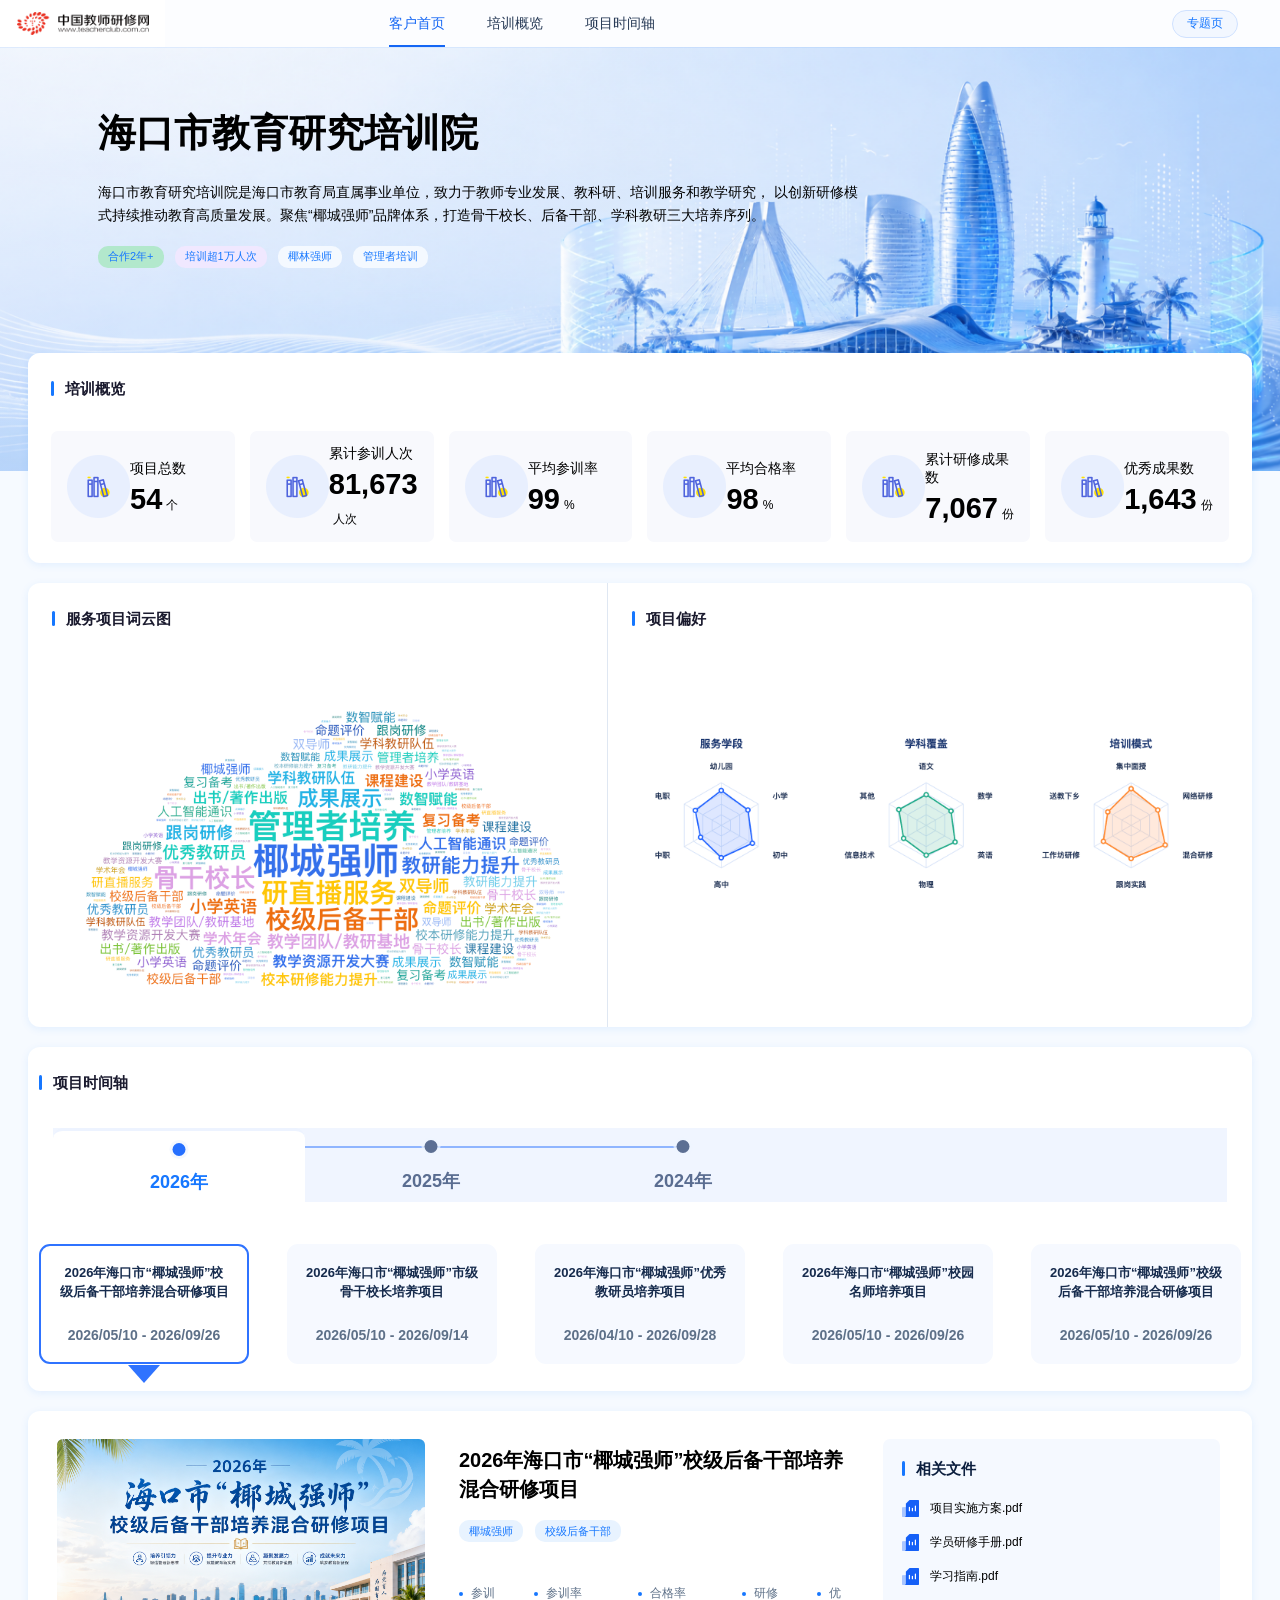
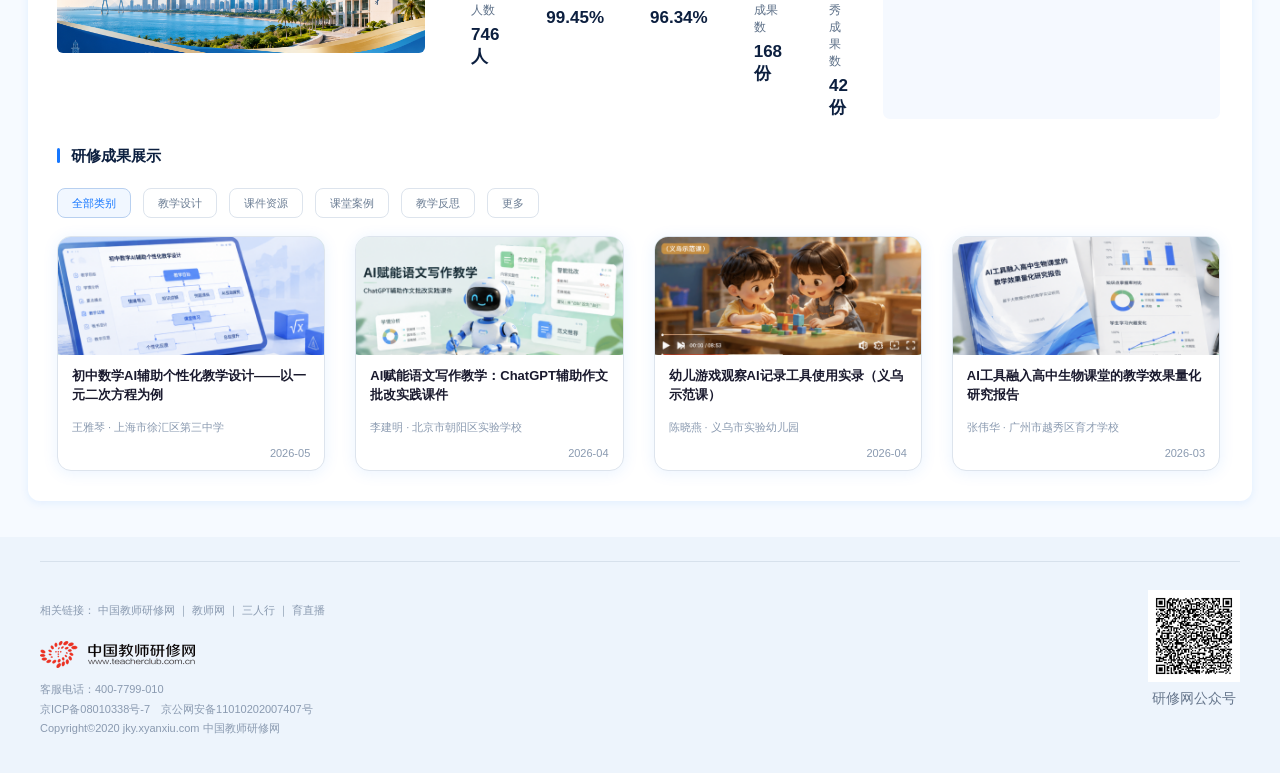
<file: haikou-customer-showcase.html>
<!doctype html>
<html lang="zh-CN">
  <head>
    <meta charset="UTF-8" />
    <meta name="viewport" content="width=device-width, initial-scale=1.0" />
    <title>海口市教育研究培训院｜客户主页</title>
    <link rel="stylesheet" href="./haikou-customer-showcase.css?v=20260528-nav" />
  </head>
  <body>
    <header class="site-header">
      <a class="brand-block" href="#top" aria-label="研修网首页">
        <img src="./素材/教师研修网logo.png" alt="中国教师研修网" />
      </a>
      <nav class="top-nav" aria-label="页面导航">
        <a class="active" href="#top">客户首页</a>
        <a href="#overview">培训概览</a>
        <a href="#timeline">项目时间轴</a>
        <a class="nav-entry" href="./index.html">专题页</a>
      </nav>
    </header>

    <main id="top">
      <section class="hero">
        <div class="hero-copy">
          <h1>海口市教育研究培训院</h1>
          <p>
            海口市教育研究培训院是海口市教育局直属事业单位，致力于教师专业发展、教科研、培训服务和教学研究，
            以创新研修模式持续推动教育高质量发展。聚焦“椰城强师”品牌体系，打造骨干校长、后备干部、学科教研三大培养序列。
          </p>
          <div class="tag-row">
            <span class="green">合作2年+</span>
            <span class="purple">培训超1万人次</span>
            <span>椰林强师</span>
            <span>管理者培训</span>
          </div>
        </div>
      </section>

      <div class="page-shell">
        <section id="overview" class="panel overview-panel">
          <div class="panel-title">
            <i></i>
            <h2>培训概览</h2>
          </div>
          <div class="metric-grid" id="metricGrid"></div>
        </section>

        <section class="panel chart-panel">
          <article class="word-section">
            <div class="panel-title">
              <i></i>
              <h2>服务项目词云图</h2>
            </div>
            <img src="./素材/figma-wordcloud.png" alt="服务项目词云图" />
          </article>
          <article class="radar-section">
            <div class="panel-title">
              <i></i>
              <h2>项目偏好</h2>
            </div>
            <img src="./素材/figma-radar.png" alt="项目偏好雷达图" />
          </article>
        </section>

        <section id="timeline" class="panel timeline-panel">
          <div class="panel-title">
            <i></i>
            <h2>项目时间轴</h2>
          </div>
          <div class="year-tabs" aria-label="年份筛选">
            <button class="active" type="button" data-year="2026">2026年</button>
            <button type="button" data-year="2025">2025年</button>
            <button type="button" data-year="2024">2024年</button>
          </div>
          <div class="timeline-list" id="timelineList"></div>
        </section>

        <section class="panel project-panel" aria-live="polite">
          <div class="project-cover">
            <img src="./素材/figma-project-cover.png" alt="" />
          </div>
          <div class="project-main" id="projectMain"></div>
          <aside class="file-card">
            <h3>相关文件</h3>
            <a href="#files"><img src="./素材/文件icon.png" alt="" />项目实施方案.pdf</a>
            <a href="#files"><img src="./素材/文件icon.png" alt="" />学员研修手册.pdf</a>
            <a href="#files"><img src="./素材/文件icon.png" alt="" />学习指南.pdf</a>
          </aside>
          <div class="results-area">
            <div class="results-head">
              <h3>研修成果展示</h3>
            </div>
            <div class="result-tabs">
              <button class="active" type="button">全部类别</button>
              <button type="button">教学设计</button>
              <button type="button">课件资源</button>
              <button type="button">课堂案例</button>
              <button type="button">教学反思</button>
              <button type="button">更多</button>
            </div>
            <div class="result-grid" id="resultGrid"></div>
          </div>
        </section>
      </div>
    </main>

    <footer class="page-footer">
      <div class="footer-inner">
        <div>
          <p>相关链接： 中国教师研修网 ｜ 教师网 ｜ 三人行 ｜ 育直播</p>
          <img class="footer-logo" src="./素材/教师研修网logo.png" alt="中国教师研修网" />
          <span>客服电话：400-7799-010</span>
          <span>京ICP备08010338号-7　京公网安备11010202007407号</span>
          <span>Copyright©2020 jky.xyanxiu.com 中国教师研修网</span>
        </div>
        <div class="qr">
          <img src="./素材/教师研修网公众号.png" alt="研修网公众号" />
          <p>研修网公众号</p>
        </div>
      </div>
    </footer>

    <script src="./haikou-customer-showcase.js?v=20260528-nav"></script>
  </body>
</html>
</file>
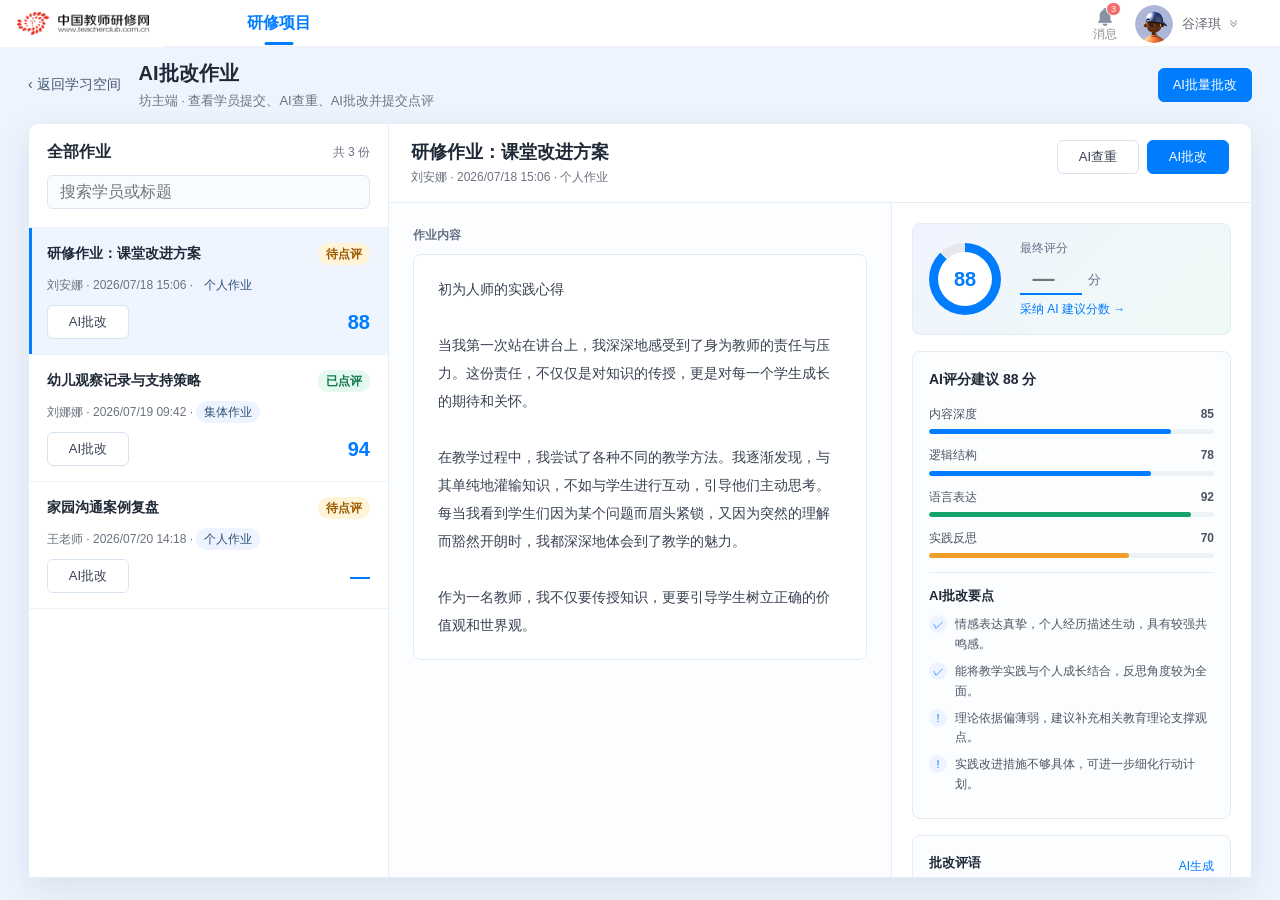
<file: homework-review.html>
<!doctype html>
<html lang="zh-CN">
  <head>
    <meta charset="UTF-8" />
    <meta name="viewport" content="width=device-width, initial-scale=1.0" />
    <title>AI批改作业</title>
    <link rel="stylesheet" href="./homework-review.css" />
  </head>
  <body>
    <header class="study-topbar">
      <a class="study-brand" href="./index.html" aria-label="返回专题页">
        <img src="./素材/教师研修网logo.png" alt="中国教师研修网" />
      </a>
      <nav class="study-nav" aria-label="学习空间导航">
        <a class="active" href="./study.html">研修项目</a>
      </nav>
      <div class="top-actions">
        <button class="message-button" type="button" aria-label="消息">
          <img class="message-icon" src="./素材/消息.png" alt="" />
          <em>3</em>
          <b>消息</b>
        </button>
        <img class="user-avatar" src="./素材/Group 427319852.png" alt="谷泽琪头像" />
        <span class="user-name">谷泽琪</span>
        <img class="user-chevron" src="./素材/下拉.png" alt="" />
      </div>
    </header>

    <main class="review-page">
      <header class="review-titlebar">
        <a class="back-link" href="./study.html">‹ 返回学习空间</a>
        <div>
          <h1>AI批改作业</h1>
          <p>坊主端 · 查看学员提交、AI查重、AI批改并提交点评</p>
        </div>
        <button class="btn primary" type="button" data-action="batch-ai">AI批量批改</button>
      </header>

      <section class="review-shell">
        <aside class="submission-panel" aria-label="作业列表">
          <div class="submission-head">
            <div>
              <strong>全部作业</strong>
              <span data-count-label>共 0 份</span>
            </div>
            <input type="search" placeholder="搜索学员或标题" data-search />
          </div>
          <div class="submission-list" data-list></div>
        </aside>

        <section class="detail-panel" aria-label="作业批改详情">
          <header class="detail-head">
            <div>
              <h2 data-title>请选择作业</h2>
              <p data-meta>从左侧选择一份作业进行批改</p>
            </div>
            <div class="detail-actions">
              <button class="btn" type="button" data-action="check">AI查重</button>
              <button class="btn primary" type="button" data-action="ai-grade">AI批改</button>
            </div>
          </header>

          <div class="detail-body">
            <article class="essay-column">
              <span class="section-label">作业内容</span>
              <div class="essay-content" data-content></div>
              <div class="check-result" data-check-result hidden>
                <strong>AI查重报告</strong>
                <p>综合相似度 <b data-check-percent>0%</b></p>
                <div class="check-bar"><span data-check-bar></span></div>
                <ul>
                  <li>第 2 段与往期作业存在少量表达相似，建议人工复核。</li>
                  <li>未发现大段复制内容，整体风险较低。</li>
                </ul>
              </div>
            </article>

            <aside class="score-column">
              <section class="score-card">
                <div class="score-ring" data-score-ring style="--pct:0"><span data-score-ring-value>—</span></div>
                <div>
                  <p>最终评分</p>
                  <label><input type="number" min="0" max="100" data-final-score placeholder="—" /> 分</label>
                  <button type="button" data-action="adopt-score" data-adopt hidden>采纳 AI 建议分数 →</button>
                </div>
              </section>

              <section class="ai-panel" data-ai-panel>
                <p>点击「AI批改」后，将生成评分建议、多维度分析和批改要点。</p>
              </section>

              <section class="comment-card">
                <div>
                  <strong>批改评语</strong>
                  <button type="button" data-action="gen-comment">AI生成</button>
                </div>
                <textarea rows="6" data-comment placeholder="请输入点评内容，或点击「AI生成」自动生成评语"></textarea>
              </section>

              <div class="submit-actions">
                <button class="btn primary" type="button" data-action="submit-grade">提交点评</button>
                <button class="btn success" type="button" data-action="nominate">推优</button>
                <button class="btn danger" type="button" data-action="return">退回</button>
              </div>
            </aside>
          </div>
        </section>
      </section>
    </main>

    <div class="toast" data-toast></div>
    <script src="./homework-review.js"></script>
  </body>
</html>
</file>
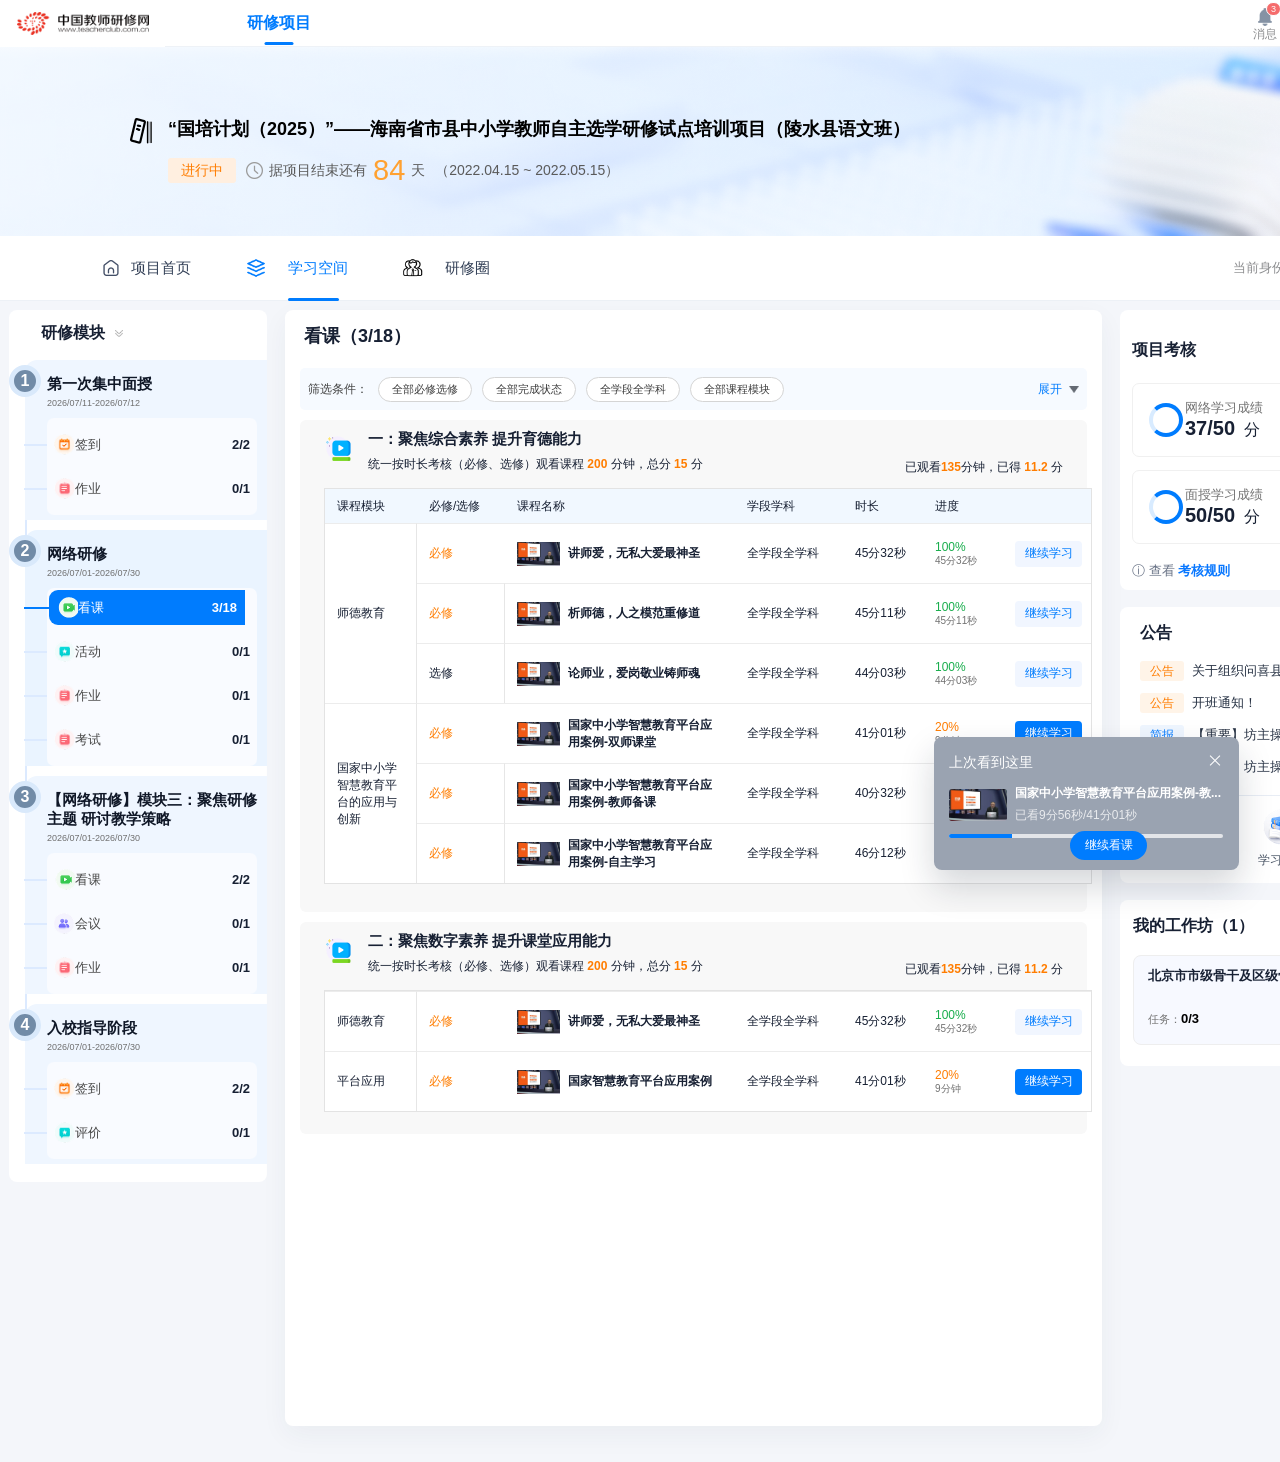
<file: study.html>
<!doctype html>
<html lang="zh-CN">
  <head>
    <meta charset="UTF-8" />
    <meta name="viewport" content="width=device-width, initial-scale=1.0" />
    <title>研修宝学习空间</title>
    <link rel="stylesheet" href="./study.css?v=20260528-study" />
  </head>
  <body>
    <header class="study-topbar">
      <a class="study-brand" href="./index.html" aria-label="返回专题页">
        <img src="./素材/教师研修网logo.png" alt="中国教师研修网" />
      </a>
      <nav class="study-nav" aria-label="学习空间导航">
        <a class="active" href="#learning">研修项目</a>
      </nav>
      <div class="top-actions">
        <button class="message-button" type="button" aria-label="消息">
          <img class="message-icon" src="./素材/消息.png" alt="" />
          <em>3</em>
          <b>消息</b>
        </button>
        <img class="user-avatar" src="./素材/Group 427319852.png" alt="谷泽琪头像" />
        <span class="user-name">谷泽琪</span>
        <img class="user-chevron" src="./素材/下拉.png" alt="" />
      </div>
    </header>

    <main class="study-page" id="learning">
      <section class="project-hero" aria-label="项目概况">
        <div class="project-hero-bg"></div>
        <div class="project-info">
          <img class="project-icon" src="./素材/项目.png" alt="" />
          <div>
            <h1>“国培计划（2025）”——海南省市县中小学教师自主选学研修试点培训项目（陵水县语文班）</h1>
            <div class="project-meta">
              <span class="status">进行中</span>
              <span class="deadline"><img src="./素材/倒计时.png" alt="" />据项目结束还有 <strong>84</strong> 天</span>
              <time>（2022.04.15 ~ 2022.05.15）</time>
            </div>
          </div>
        </div>
        <button class="switch-project" type="button"><img src="./素材/切换.png" alt="" />切换项目</button>
      </section>

      <section class="module-tabs" aria-label="项目功能">
        <a href="./index.html"><img class="tab-icon" src="./素材/项目首页.png" alt="" />项目首页</a>
        <button class="active" type="button"><img class="tab-icon tab-icon-large" src="./素材/学习空间.png" alt="" />学习空间</button>
        <button type="button"><img class="tab-icon tab-icon-large" src="./素材/研修圈.png" alt="" />研修圈</button>
        <div class="identity-select" aria-label="当前身份">
          <span>当前身份</span>
          <button type="button">学员 <img src="./素材/下拉.png" alt="" /></button>
        </div>
      </section>

      <div class="study-shell">
        <aside class="module-panel" aria-label="研修模块">
          <h2>研修模块</h2>
          <ol class="module-timeline">
            <li>
              <article class="stage-card compact">
                <span class="stage-number">1</span>
                <h3>第一次集中面授</h3>
                <time>2026/07/11-2026/07/12</time>
                <div class="stage-items">
                  <button class="module-task" type="button" data-view="checkin" data-title="签到（2/2）"><img class="item-icon" src="./素材/签到.png" alt="" />签到 <b>2/2</b></button>
                  <button class="module-task" type="button" data-view="assignment" data-title="作业（0/1）"><img class="item-icon" src="./素材/作业.png" alt="" />作业 <b>0/1</b></button>
                </div>
              </article>
            </li>
            <li>
              <article class="stage-card active">
                <span class="stage-number">2</span>
                <h3>网络研修</h3>
                <time>2026/07/01-2026/07/30</time>
                <div class="stage-items">
                  <button class="module-task selected" type="button" data-view="course" data-title="看课（3/18）"><img class="item-icon" src="./素材/看课.png" alt="" />看课 <b>3/18</b></button>
                  <button class="module-task" type="button" data-view="activity" data-title="活动（0/1）"><img class="item-icon" src="./素材/活动.png" alt="" />活动 <b>0/1</b></button>
                  <button class="module-task" type="button" data-view="assignment" data-title="作业（0/1）"><img class="item-icon" src="./素材/作业.png" alt="" />作业 <b>0/1</b></button>
                  <button class="module-task" type="button" data-view="exam" data-title="考试（0/1）"><img class="item-icon" src="./素材/作业.png" alt="" />考试 <b>0/1</b></button>
                </div>
              </article>
            </li>
            <li>
              <article class="stage-card">
                <span class="stage-number">3</span>
                <h3>【网络研修】模块三：聚焦研修主题 研讨教学策略</h3>
                <time>2026/07/01-2026/07/30</time>
                <div class="stage-items">
                  <button class="module-task" type="button" data-view="course" data-title="看课（2/2）"><img class="item-icon" src="./素材/看课.png" alt="" />看课 <b>2/2</b></button>
                  <button class="module-task" type="button" data-view="meeting" data-title="会议（0/1）"><img class="item-icon" src="./素材/会议.png" alt="" />会议 <b>0/1</b></button>
                  <button class="module-task" type="button" data-view="assignment" data-title="作业（0/1）"><img class="item-icon" src="./素材/作业.png" alt="" />作业 <b>0/1</b></button>
                </div>
              </article>
            </li>
            <li>
              <article class="stage-card compact">
                <span class="stage-number">4</span>
                <h3>入校指导阶段</h3>
                <time>2026/07/01-2026/07/30</time>
                <div class="stage-items">
                  <button class="module-task" type="button" data-view="checkin" data-title="签到（2/2）"><img class="item-icon" src="./素材/签到.png" alt="" />签到 <b>2/2</b></button>
                  <button class="module-task" type="button" data-view="review" data-title="评价（0/1）"><img class="item-icon" src="./素材/活动.png" alt="" />评价 <b>0/1</b></button>
                </div>
              </article>
            </li>
          </ol>
        </aside>

        <section class="learning-card" aria-label="课程学习列表">
          <h2>看课（3/18）</h2>
          <div class="learning-content" data-learning-content>
            <div class="filter-bar">
              <span>筛选条件：</span>
              <button type="button">全部必修选修</button>
              <button type="button">全部完成状态</button>
              <button type="button">全学段全学科</button>
              <button type="button">全部课程模块</button>
              <a href="#more">展开 <img src="./素材/展开.png" alt="" /></a>
            </div>

            <article class="course-block">
              <header>
                <div class="block-title">
                  <img class="play-marker" src="./素材/看课icon1.png" alt="" />
                  <div>
                    <h3>一：聚焦综合素养 提升育德能力</h3>
                    <p>统一按时长考核（必修、选修）观看课程 <strong>200</strong> 分钟，总分 <strong>15</strong> 分</p>
                  </div>
                </div>
                <p class="earned">已观看<strong>135</strong>分钟，已得 <strong>11.2</strong> 分</p>
              </header>
              <table class="course-table">
                <thead>
                  <tr>
                    <th>课程模块</th>
                    <th>必修/选修</th>
                    <th>课程名称</th>
                    <th>学段学科</th>
                    <th>时长</th>
                    <th>进度</th>
                    <th></th>
                  </tr>
                </thead>
                <tbody>
                  <tr>
                    <td rowspan="3">师德教育</td>
                    <td><em>必修</em></td>
                    <td><span class="course-name"><img src="./素材/study-course-thumb.png" alt="" />讲师爱，无私大爱最神圣</span></td>
                    <td>全学段全学科</td>
                    <td>45分32秒</td>
                    <td><span class="done">100%</span><small>45分32秒</small></td>
                    <td><button class="ghost-btn" type="button">继续学习</button></td>
                  </tr>
                  <tr>
                    <td><em>必修</em></td>
                    <td><span class="course-name"><img src="./素材/study-course-thumb.png" alt="" />析师德，人之模范重修道</span></td>
                    <td>全学段全学科</td>
                    <td>45分11秒</td>
                    <td><span class="done">100%</span><small>45分11秒</small></td>
                    <td><button class="ghost-btn" type="button">继续学习</button></td>
                  </tr>
                  <tr>
                    <td>选修</td>
                    <td><span class="course-name"><img src="./素材/study-course-thumb.png" alt="" />论师业，爱岗敬业铸师魂</span></td>
                    <td>全学段全学科</td>
                    <td>44分03秒</td>
                    <td><span class="done">100%</span><small>44分03秒</small></td>
                    <td><button class="ghost-btn" type="button">继续学习</button></td>
                  </tr>
                  <tr>
                    <td rowspan="3">国家中小学智慧教育平台的应用与创新</td>
                    <td><em>必修</em></td>
                    <td><span class="course-name"><img src="./素材/study-course-thumb.png" alt="" />国家中小学智慧教育平台应用案例-双师课堂</span></td>
                    <td>全学段全学科</td>
                    <td>41分01秒</td>
                    <td><span class="warn">20%</span><small>9分钟</small></td>
                    <td><button class="primary-small" type="button">继续学习</button></td>
                  </tr>
                  <tr>
                    <td><em>必修</em></td>
                    <td><span class="course-name"><img src="./素材/study-course-thumb.png" alt="" />国家中小学智慧教育平台应用案例-教师备课</span></td>
                    <td>全学段全学科</td>
                    <td>40分32秒</td>
                    <td><span class="warn">0%</span></td>
                    <td><button class="primary-small" type="button">去看课</button></td>
                  </tr>
                  <tr>
                    <td><em>必修</em></td>
                    <td><span class="course-name"><img src="./素材/study-course-thumb.png" alt="" />国家中小学智慧教育平台应用案例-自主学习</span></td>
                    <td>全学段全学科</td>
                    <td>46分12秒</td>
                    <td><span class="warn">0%</span></td>
                    <td><button class="primary-small" type="button">去看课</button></td>
                  </tr>
                </tbody>
              </table>
            </article>

            <article class="course-block duplicate">
              <header>
                <div class="block-title">
                  <img class="play-marker" src="./素材/看课icon1.png" alt="" />
                  <div>
                    <h3>二：聚焦数字素养 提升课堂应用能力</h3>
                    <p>统一按时长考核（必修、选修）观看课程 <strong>200</strong> 分钟，总分 <strong>15</strong> 分</p>
                  </div>
                </div>
                <p class="earned">已观看<strong>135</strong>分钟，已得 <strong>11.2</strong> 分</p>
              </header>
              <table class="course-table">
                <tbody>
                  <tr>
                    <td>师德教育</td>
                    <td><em>必修</em></td>
                    <td><span class="course-name"><img src="./素材/study-course-thumb.png" alt="" />讲师爱，无私大爱最神圣</span></td>
                    <td>全学段全学科</td>
                    <td>45分32秒</td>
                    <td><span class="done">100%</span><small>45分32秒</small></td>
                    <td><button class="ghost-btn" type="button">继续学习</button></td>
                  </tr>
                  <tr>
                    <td>平台应用</td>
                    <td><em>必修</em></td>
                    <td><span class="course-name"><img src="./素材/study-course-thumb.png" alt="" />国家智慧教育平台应用案例</span></td>
                    <td>全学段全学科</td>
                    <td>41分01秒</td>
                    <td><span class="warn">20%</span><small>9分钟</small></td>
                    <td><button class="primary-small" type="button">继续学习</button></td>
                  </tr>
                </tbody>
              </table>
            </article>
          </div>
        </section>

        <aside class="right-rail" aria-label="学习辅助信息">
          <section class="assessment-card">
            <div class="card-title">
              <h2>项目考核</h2>
              <p><span class="sad-face"></span><strong>暂未通过</strong></p>
            </div>
            <a class="score-card" href="#network-score">
              <span class="ring"></span>
              <span><small>网络学习成绩</small><b>37/50</b> 分</span>
              <em>未通过</em>
              <i>›</i>
            </a>
            <a class="score-card" href="#offline-score">
              <span class="ring"></span>
              <span><small>面授学习成绩</small><b>50/50</b> 分</span>
              <em class="pass">已通过</em>
              <i>›</i>
            </a>
            <p class="rule-link">ⓘ 查看 <a href="#rules">考核规则</a></p>
          </section>

          <section class="notice-card">
            <div class="side-head"><h2>公告</h2><a href="#notices">查看更多</a></div>
            <ul>
              <li><span>公告</span>关于组织问喜县小学道德与法治县级...</li>
              <li><span>公告</span>开班通知！</li>
              <li><span class="brief">简报</span>【重要】坊主操作手册</li>
              <li><span class="brief">简报</span>【重要】坊主操作手册</li>
            </ul>
            <div class="quick-grid">
              <button type="button"><img src="./素材/实施方案icon.png" alt="" />实施方案</button>
              <button type="button"><img src="./素材/学习指南icon.png" alt="" />学习指南</button>
              <button type="button"><img src="./素材/证书.png" alt="" />证书</button>
            </div>
          </section>

          <section class="workshop-card">
            <h2>我的工作坊（1）</h2>
            <article>
              <h3>北京市市级骨干及区级骨干教师工作坊</h3>
              <p>任务：<strong>0/3</strong></p>
              <button type="button">进入工作坊 <span>→</span></button>
            </article>
          </section>

          <section class="resume-card">
            <button class="close-mini" type="button" aria-label="关闭继续学习"></button>
            <h2>上次看到这里</h2>
            <div class="resume-body">
              <img src="./素材/study-course-thumb.png" alt="" />
              <div>
                <h3>国家中小学智慧教育平台应用案例-教...</h3>
                <p>已看9分56秒/41分01秒</p>
              </div>
            </div>
            <div class="resume-progress"><span></span></div>
            <button type="button">继续看课</button>
          </section>
        </aside>
      </div>
    </main>
    <script src="./study.js?v=20260528-study"></script>
  </body>
</html>
</file>
<file: styles.css>
:root {
  --blue: #1f73ff;
  --blue-dark: #1255dd;
  --cyan: #18b9ff;
  --ink: #17233d;
  --muted: #75849d;
  --line: #d8e5f6;
  --panel: #ffffff;
  --soft: #eef6ff;
  --bg: #f1f7ff;
  --shadow: 0 18px 44px rgba(37, 92, 173, 0.12);
}

* {
  box-sizing: border-box;
}

html {
  scroll-behavior: smooth;
}

body {
  margin: 0;
  min-width: 1440px;
  overflow-x: hidden;
  color: var(--ink);
  font-family: "PingFang SC", "Microsoft YaHei", "Noto Sans SC", Arial, sans-serif;
  background: var(--bg);
  letter-spacing: 0;
}

a {
  color: inherit;
  text-decoration: none;
}

button,
input {
  font: inherit;
}

.topbar {
  position: sticky;
  top: 0;
  z-index: 20;
  display: grid;
  grid-template-columns: 165px 125px 1fr;
  align-items: center;
  height: 49px;
  background: rgba(252, 253, 255, 0.96);
  backdrop-filter: blur(12px);
  border-bottom: 1px solid rgba(216, 229, 246, 0.85);
}

.brand {
  display: grid;
  place-items: center;
  height: 47px;
  background: #fff;
}

.brand img {
  width: 132px;
  height: auto;
}

.topic-switch {
  display: inline-flex;
  gap: 10px;
  align-items: center;
  justify-content: flex-start;
  height: 47px;
  padding-left: 17px;
  color: #334057;
  font-size: 14px;
  background: transparent;
  border: 0;
  cursor: pointer;
  transition: color 0.2s ease, background 0.2s ease;
}

.topic-switch img {
  width: 12px;
  height: 12px;
}

.topic-switch:hover,
.topic-switch.is-open {
  color: var(--blue);
  background: #f2f7ff;
}

.topic-overlay {
  position: fixed;
  top: 49px;
  right: 0;
  left: 0;
  z-index: 18;
  display: grid;
  grid-template-columns: 240px 1fr;
  height: calc(100vh - 49px);
  min-width: 1440px;
  min-height: 584px;
  background: #fff;
  box-shadow: 0 20px 60px rgba(28, 69, 126, 0.18);
  opacity: 0;
  pointer-events: none;
  transform: translateY(-16px);
  transition: opacity 0.24s ease, transform 0.24s ease;
}

.topic-overlay.open {
  opacity: 1;
  pointer-events: auto;
  transform: translateY(0);
}

.topic-side {
  overflow-y: auto;
  padding: 28px 26px 28px 38px;
  background: #f4f8fd;
  border-right: 1px solid #e4edf8;
}

.topic-side-title {
  display: flex;
  align-items: center;
  gap: 12px;
  margin-bottom: 28px;
  color: #101828;
  font-size: 16px;
  font-weight: 800;
}

.topic-side-title img {
  width: 18px;
  height: 18px;
}

.topic-cat {
  position: relative;
  display: flex;
  align-items: center;
  gap: 9px;
  width: 100%;
  min-height: 42px;
  margin: 5px 0;
  padding: 0 0 0 9px;
  color: #1d2939;
  font-size: 16px;
  line-height: 1.45;
  white-space: nowrap;
  text-align: left;
  border: 0;
  background: transparent;
  cursor: pointer;
  transition: color 0.2s ease, transform 0.2s ease;
}

.topic-cat::after {
  position: absolute;
  bottom: 0;
  left: 9px;
  width: 134px;
  height: 2px;
  border-radius: 99px;
  background: var(--blue);
  opacity: 0;
  transform: scaleX(0.5);
  transform-origin: left center;
  transition: opacity 0.2s ease, transform 0.2s ease;
  content: "";
}

.topic-cat:hover,
.topic-cat.active {
  color: var(--blue);
  transform: translateX(3px);
}

.topic-cat.active::after {
  opacity: 1;
  transform: scaleX(1);
}

.topic-cat em {
  padding: 1px 6px;
  color: #ff3f35;
  font-size: 12px;
  font-style: normal;
  border: 1px solid #ff5a52;
  border-radius: 3px;
}

.topic-main {
  position: relative;
  display: grid;
  grid-template-rows: auto 1fr;
  min-width: 0;
  padding: 19px 21px 42px 72px;
  overflow-y: auto;
}

.topic-toolbar {
  display: grid;
  grid-template-columns: 1fr 44px;
  gap: 24px;
  align-items: start;
  margin-bottom: 29px;
}

.topic-toolbar p {
  margin: 0 0 8px 2px;
  color: #7d8ba1;
  font-size: 11px;
}

.audience-filters {
  display: flex;
  flex-wrap: wrap;
  gap: 6px;
}

.audience,
.topic-close {
  border: 1px solid #dbe7f6;
  background: #fff;
  cursor: pointer;
  transition: color 0.2s ease, background 0.2s ease, border-color 0.2s ease, transform 0.2s ease;
}

.audience {
  height: 25px;
  padding: 0 12px;
  color: #53637a;
  font-size: 11px;
  border-radius: 999px;
}

.audience:hover,
.audience.active {
  color: #fff;
  border-color: var(--blue);
  background: var(--blue);
}

.topic-close {
  position: fixed;
  top: 14px;
  right: 21px;
  z-index: 19;
  display: grid;
  place-items: center;
  width: 34px;
  height: 34px;
  color: transparent;
  font-size: 0;
  line-height: 1;
  border-radius: 50%;
  border-color: #d9e5f5;
  background: #f7fbff;
}

.topic-close::before,
.topic-close::after {
  position: absolute;
  width: 22px;
  height: 3px;
  border-radius: 99px;
  background: #6a778a;
  content: "";
}

.topic-close::before {
  transform: rotate(45deg);
}

.topic-close::after {
  transform: rotate(-45deg);
}

.topic-close:hover {
  color: var(--blue);
  border-color: #bdd5ff;
  background: #edf5ff;
  transform: rotate(90deg);
}

.topic-grid {
  display: grid;
  grid-template-columns: repeat(4, 275px);
  align-content: start;
  gap: 21px;
}

.topic-card {
  display: none;
  width: 275px;
  height: 210px;
  padding: 17px 14px 16px;
  text-align: center;
  border: 1px solid #cfdbec;
  border-radius: 8px;
  background: #fff;
  box-shadow: 0 10px 24px rgba(41, 96, 170, 0.04);
  transition: transform 0.24s ease, box-shadow 0.24s ease, border-color 0.24s ease, background 0.24s ease;
}

.topic-card.show {
  display: block;
  animation: cardIn 0.24s ease both;
}

.topic-card:hover {
  border-color: #6da4ff;
  background: linear-gradient(180deg, #f4f8ff, #fff);
  box-shadow: 0 20px 42px rgba(31, 115, 255, 0.15);
  transform: translateY(-6px);
}

.topic-card.featured {
  color: #fff;
  border-color: #1677ff;
  background: #1677ff;
}

.topic-card img {
  display: none;
}

.topic-card::before {
  display: block;
  width: 81px;
  height: 81px;
  margin: 0 auto 4px;
  background: url("./素材/全部专题配图.png") -33px 0 / 493px auto no-repeat;
  transition: transform 0.24s ease;
  content: "";
}

.topic-card:hover::before {
  transform: translateY(-4px) scale(1.04);
}

.topic-card:nth-child(2)::before {
  background-position: -146px 0;
}

.topic-card:nth-child(3)::before {
  background-position: -263px 0;
}

.topic-card:nth-child(4)::before {
  background-position: -374px 0;
}

.topic-card:nth-child(5)::before {
  background-position: -33px -92px;
}

.topic-card:nth-child(6)::before {
  background-position: -146px -92px;
}

.topic-card:nth-child(7)::before {
  background-position: -263px -92px;
}

.topic-card:nth-child(8)::before {
  background-position: -374px -92px;
}

.topic-card:nth-child(9)::before {
  background-position: -374px -92px;
}

.topic-card:nth-child(10)::before {
  background-position: -263px 0;
}

.topic-card:nth-child(11)::before {
  background-position: -146px -92px;
}

.topic-card:nth-child(12)::before {
  background-position: -33px 0;
}

.topic-card h3 {
  margin: 0;
  color: #0f172a;
  font-size: 16px;
  font-weight: 800;
}

.topic-card p {
  min-height: 38px;
  margin: 4px 0 7px;
  color: #71819a;
  font-size: 12px;
  line-height: 1.58;
}

.topic-card div {
  display: flex;
  justify-content: center;
  flex-wrap: wrap;
  gap: 8px;
}

.topic-card span {
  display: inline-flex;
  align-items: center;
  height: 24px;
  min-width: 48px;
  padding: 0 7px;
  color: #2878ff;
  font-size: 9px;
  border-radius: 999px;
  background: #eaf4ff;
}

.topic-card.featured h3,
.topic-card.featured p {
  color: #fff;
}

.topic-card.featured span {
  color: #2978ff;
  background: #e9f4ff;
}

.topic-empty {
  display: none;
  place-self: start center;
  margin-top: 120px;
  color: #8391a6;
}

.topic-empty.show {
  display: block;
}

body.topic-locked {
  overflow: hidden;
}

.nav {
  display: flex;
  align-items: center;
  justify-content: flex-start;
  gap: 39px;
  height: 49px;
  padding-left: 100px;
  font-size: 14px;
  font-weight: 400;
  color: #26334c;
}

.nav a {
  position: relative;
  display: grid;
  place-items: center;
  height: 49px;
  transition: color 0.2s ease;
}

.nav a.nav-entry {
  height: 28px;
  margin-right: 0;
  margin-left: 0;
  padding: 0 14px;
  color: var(--blue);
  background: #f2f7ff;
  border: 1px solid #cfe1ff;
  border-radius: 999px;
  font-size: 12px;
  font-weight: 500;
}

.nav-actions {
  display: flex;
  align-items: center;
  gap: 8px;
  margin-left: auto;
  margin-right: 42px;
}

.nav a::after {
  position: absolute;
  right: 0;
  bottom: 0;
  left: 0;
  height: 3px;
  background: var(--blue);
  border-radius: 99px 99px 0 0;
  transform: scaleX(0);
  transition: transform 0.24s ease;
  content: "";
}

.nav a.nav-entry::after {
  display: none;
}

.nav a:hover,
.nav a.active {
  color: var(--blue);
}

.nav a.nav-entry:hover {
  color: #fff;
  background: var(--blue);
  border-color: var(--blue);
  box-shadow: 0 6px 14px rgba(31, 115, 255, 0.18);
  transform: translateY(-1px);
}

.nav a:hover::after,
.nav a.active::after {
  transform: scaleX(1);
}

.hero {
  position: relative;
  min-height: 418px;
  overflow: hidden;
  background: url("./素材/banner背景.png") center top / cover no-repeat;
}

.hero-inner {
  position: relative;
  width: 1280px;
  min-height: 418px;
  margin: 0 auto;
  padding: 83px 0 32px;
}

.hero-copy {
  width: 690px;
  margin-left: 9px;
}

.hero h1 {
  margin: 0;
  min-height: 92px;
  color: #060b17;
  font-size: 36px;
  line-height: 1.35;
  font-weight: 800;
}

.type-line {
  display: block;
  min-height: 1.35em;
}

.type-line.typing::after {
  display: inline-block;
  width: 2px;
  height: 0.95em;
  margin-left: 5px;
  vertical-align: -0.08em;
  background: currentColor;
  animation: blink 0.82s steps(2, start) infinite;
  content: "";
}

.hero h1 .accent {
  color: var(--blue);
  font-size: 30px;
}

.hero-copy p {
  width: 681px;
  margin: 2px 0 0;
  color: #5d6c82;
  font-size: 14px;
  line-height: 1.45;
}

.stats {
  display: grid;
  grid-template-columns: repeat(3, 169px);
  gap: 21px;
  width: 549px;
  margin-top: 9px;
}

.stat-card {
  display: grid;
  grid-template-columns: 48px 1fr;
  grid-template-rows: auto auto;
  gap: 0 9px;
  align-items: center;
  min-height: 61px;
  padding: 7px 11px;
  border: 1px solid rgba(255, 255, 255, 0.66);
  border-radius: 10px;
  background: rgba(255, 255, 255, 0.72);
  box-shadow: 0 16px 40px rgba(69, 128, 202, 0.08);
}

.stat-card img {
  grid-row: 1 / 3;
  width: 48px;
  height: 48px;
  padding: 6px;
  border-radius: 6px;
  background: #eaf4ff;
}

.stat-card strong {
  color: var(--blue);
  font-size: 24px;
  line-height: 1;
}

.stat-card strong::after {
  content: "+";
}

.stat-card:nth-child(2) strong::after {
  content: "";
}

.stat-card span {
  color: #7e8da4;
  font-size: 12px;
}

.project-ticker {
  display: grid;
  grid-template-columns: 1fr 56px;
  align-items: center;
  width: 351px;
  height: 42px;
  margin-top: 21px;
  padding: 0 9px;
  overflow: hidden;
  color: #101828;
  font-size: 12px;
  border-radius: 8px;
  background: rgba(255, 255, 255, 0.78);
  box-shadow: 0 12px 28px rgba(44, 104, 184, 0.08);
}

.ticker-window {
  overflow: hidden;
}

.ticker-track {
  display: flex;
  width: max-content;
  animation: tickerLeft 13s linear infinite;
}

.ticker-track span {
  flex: 0 0 auto;
  padding-right: 42px;
  white-space: nowrap;
}

.project-ticker em {
  justify-self: end;
  padding: 4px 9px;
  color: #18a05e;
  font-size: 10px;
  font-style: normal;
  border-radius: 999px;
  background: #dcfaea;
}

.login-panel {
  position: absolute;
  top: 25px;
  right: -43px;
  display: grid;
  justify-items: center;
  width: 369px;
  height: 230px;
  padding: 11px 15px;
  border-radius: 10px;
  background: rgba(255, 255, 255, 0.42);
  box-shadow: 0 28px 64px rgba(33, 100, 184, 0.12);
}

.online {
  display: flex;
  align-items: center;
  gap: 10px;
  width: 100%;
  height: 35px;
  padding: 0 12px;
  border-radius: 10px;
  background: rgba(255, 255, 255, 0.58);
  color: #111827;
  font-size: 12px;
}

.online i {
  width: 8px;
  height: 8px;
  border-radius: 99px;
  background: #00ca32;
  box-shadow: 0 0 0 7px rgba(0, 202, 50, 0.1);
}

.mentor-avatar,
.photo {
  display: block;
  object-fit: cover;
  border-radius: 50%;
  border: 4px solid rgba(255, 255, 255, 0.9);
  box-shadow: 0 14px 30px rgba(27, 84, 169, 0.16);
}

.mentor-avatar {
  width: 80px;
  height: 80px;
  margin-top: 14px;
  background: #fff4dd;
}

.primary-btn {
  align-self: start;
  padding: 8px 18px;
  color: #fff;
  font-size: 16px;
  border: 0;
  border-radius: 5px;
  background: linear-gradient(135deg, #2f82ff, #2764ff);
  box-shadow: 0 14px 28px rgba(31, 115, 255, 0.24);
  cursor: pointer;
  transition: transform 0.2s ease, box-shadow 0.2s ease;
}

.primary-btn:hover {
  transform: translateY(-2px);
  box-shadow: 0 18px 34px rgba(31, 115, 255, 0.32);
}

.quick-links {
  position: absolute;
  right: -43px;
  top: 255px;
  display: grid;
  grid-template-columns: repeat(4, 1fr);
  gap: 10px;
  width: 369px;
  height: 103px;
  padding: 19px 16px;
  border-radius: 8px;
  background: rgba(255, 255, 255, 0.88);
  box-shadow: var(--shadow);
}

.quick-links a {
  display: grid;
  justify-items: center;
  gap: 7px;
  color: #101828;
  font-size: 12px;
  font-weight: 600;
}

.quick-links img {
  width: 40px;
  height: 40px;
  object-fit: contain;
}

.section,
.panel,
.works-section,
.experts-section {
  width: 1385px;
  margin: 0 auto;
}

.path-section {
  position: relative;
  z-index: 2;
  min-height: 271px;
  margin-top: -29px;
  padding: 20px 24px 30px;
  border-radius: 8px;
  background: #fff;
  box-shadow: var(--shadow);
}

.section-title {
  position: relative;
  margin: 0;
  padding-left: 13px;
  color: var(--ink);
  font-size: 16px;
  font-weight: 800;
}

.section-title::before {
  position: absolute;
  top: 3px;
  left: 0;
  width: 3px;
  height: 16px;
  border-radius: 99px;
  background: var(--blue);
  content: "";
}

.path-grid {
  display: grid;
  grid-template-columns: repeat(6, 190px);
  gap: 28px;
  margin-top: 18px;
}

.path-card {
  position: relative;
  width: 190px;
  height: 168px;
  padding: 18px 14px 16px;
  overflow: visible;
  border: 1px solid var(--line);
  border-radius: 8px;
  background: #fff;
}

.path-card:not(:last-child)::after {
  position: absolute;
  top: 71px;
  right: -30px;
  z-index: 3;
  width: 30px;
  height: 30px;
  background: url("./素材/教师发展路径小箭头.png") center / 30px 30px no-repeat;
  pointer-events: none;
  content: "";
}

.path-card.active {
  border-color: var(--blue);
  background: linear-gradient(135deg, #eff8ff, #fff);
}

.path-card span {
  color: #92a1b6;
  font-size: 10px;
  font-weight: 800;
}

.path-card h3 {
  margin: 18px 0 0;
  font-size: 16px;
}

.path-card p {
  margin: 18px 0 0;
  color: #8190a8;
  font-size: 12px;
  line-height: 1.45;
}

.path-card img {
  position: absolute;
  top: 13px;
  right: 9px;
  width: 81px;
  height: 81px;
  transition: transform 0.28s ease;
}

.path-card:hover img {
  transform: translateY(-5px) scale(1.05);
}

.split-section {
  display: grid;
  grid-template-columns: 960px 401px;
  gap: 24px;
  width: 1385px;
  margin: 24px auto 0;
}

.split-section > .panel {
  width: auto;
  margin: 0;
}

.panel,
.works-section,
.experts-section {
  border-radius: 8px;
  background: #fff;
  box-shadow: var(--shadow);
}

.news-panel {
  padding: 0;
  overflow: hidden;
}

.panel-head,
.section-head {
  display: flex;
  align-items: center;
  justify-content: space-between;
}

.panel-head {
  min-height: 56px;
  padding: 0 19px;
  border-bottom: 1px solid var(--line);
}

.news-panel .panel-head {
  gap: 18px;
}

.news-heading {
  display: flex;
  align-items: center;
  gap: 22px;
}

.tabs,
.filters {
  display: flex;
  align-items: center;
  gap: 10px;
}

.tab,
.chip,
.select-btn {
  min-width: 62px;
  height: 27px;
  padding: 0 13px;
  color: #61708a;
  font-size: 12px;
  border: 1px solid var(--line);
  border-radius: 999px;
  background: #fff;
  cursor: pointer;
  transition: color 0.2s ease, border-color 0.2s ease, background 0.2s ease, transform 0.2s ease;
}

.tab.active,
.chip.active,
.tab:hover,
.chip:hover {
  color: #fff;
  border-color: var(--blue);
  background: var(--blue);
}

.select-btn {
  min-width: 132px;
  text-align: left;
}

.select-btn::after {
  float: right;
  margin-left: 12px;
  color: #8794a9;
  content: "⌄";
}

.news-content {
  display: grid;
  grid-template-columns: 58% 42%;
  gap: 18px;
  padding: 18px;
}

.featured-news {
  position: relative;
  min-height: 226px;
  overflow: hidden;
  border-radius: 8px;
}

.featured-news img {
  width: 100%;
  height: 226px;
  object-fit: cover;
  transition: transform 0.35s ease;
}

.featured-news:hover img {
  transform: scale(1.04);
}

.featured-news div {
  position: absolute;
  right: 0;
  bottom: 0;
  left: 0;
  padding: 48px 18px 15px;
  color: #fff;
  background: linear-gradient(180deg, transparent, rgba(3, 9, 25, 0.74));
}

.featured-news span,
.work-card span,
.news-item span {
  display: inline-flex;
  align-items: center;
  height: 20px;
  padding: 0 8px;
  color: var(--blue);
  font-size: 11px;
  font-weight: 700;
  border-radius: 999px;
  background: #e8f3ff;
}

.featured-news strong {
  display: block;
  margin-top: 8px;
  font-size: 14px;
  line-height: 1.45;
}

.featured-news time {
  display: block;
  margin-top: 6px;
  font-size: 12px;
}

.news-list {
  display: grid;
}

.news-item {
  display: grid;
  grid-template-columns: 72px 1fr;
  gap: 0 12px;
  align-content: center;
  min-height: 56px;
  padding: 9px 0;
  border-bottom: 1px solid #e8eef7;
  transition: transform 0.2s ease;
}

.news-item:hover {
  transform: translateX(5px);
}

.news-item strong {
  color: #273149;
  font-size: 13px;
  line-height: 1.45;
}

.news-item time {
  grid-column: 2;
  margin-top: 4px;
  color: #8aa0bd;
  font-size: 11px;
}

.policy-panel {
  padding: 19px 20px;
}

.title-row {
  display: flex;
  align-items: center;
  justify-content: space-between;
  margin-bottom: 11px;
}

.title-row a,
.section-head a {
  color: var(--blue);
  font-size: 12px;
  font-weight: 600;
}

.policy-card {
  display: grid;
  grid-template-columns: 44px 1fr;
  gap: 12px;
  padding: 14px 0;
  border-top: 1px solid #e8eef7;
}

.policy-card img {
  width: 40px;
}

.policy-card h3 {
  margin: 0;
  font-size: 13px;
  line-height: 1.5;
}

.policy-card p,
.work-card p {
  color: #8798b4;
}

.policy-card p {
  margin: 7px 0 0;
  font-size: 11px;
}

.policy-card span,
.expert-card span {
  display: inline-flex;
  margin: 7px 6px 0 0;
  padding: 4px 9px;
  color: #2b7dff;
  font-size: 11px;
  border-radius: 999px;
  background: #edf6ff;
}

.works-section {
  margin-top: 24px;
  padding: 24px 52px 31px;
  background: transparent;
  box-shadow: none;
}

.section-head {
  margin-bottom: 18px;
}

.filters {
  flex-wrap: wrap;
  gap: 8px;
  margin-bottom: 18px;
}

.filters .select-btn:first-of-type {
  margin-left: auto;
}

.work-grid {
  display: grid;
  grid-template-columns: repeat(4, 307px);
  gap: 16px;
}

.work-card {
  position: relative;
  height: 229px;
  overflow: hidden;
  border: 1px solid var(--line);
  border-radius: 8px;
  background: #fff;
}

.work-card img {
  display: block;
  width: 100%;
  height: 118px;
  object-fit: cover;
  transition: transform 0.35s ease;
}

.work-card:hover img {
  transform: scale(1.05);
}

.work-card span {
  position: absolute;
  top: 10px;
  left: 10px;
  background: #e5f2ff;
}

.work-card h3 {
  margin: 13px 13px 0;
  min-height: 44px;
  color: #20283a;
  font-size: 14px;
  line-height: 1.55;
}

.work-card p {
  display: flex;
  justify-content: space-between;
  gap: 12px;
  margin: 12px 13px 0;
  font-size: 11px;
  line-height: 1.5;
}

.dashboard-row {
  display: grid;
  grid-template-columns: 789px 469px;
  gap: 21px;
  width: 1279px;
  margin: 24px auto 0;
  scroll-margin-top: 72px;
}

.map-panel,
.province-project-panel {
  position: relative;
  padding: 0;
  margin: 0;
}

.map-panel {
  width: 789px;
  height: 460px;
}

.province-project-panel {
  width: 469px;
  height: 464px;
}

.panel-head.compact {
  position: absolute;
  top: 21px;
  left: 34px;
  z-index: 2;
  width: 548px;
  min-height: 35px;
  padding: 0;
  border: 0;
  justify-content: flex-start;
  gap: 27px;
}

.panel-head.compact .section-title {
  flex: 0 0 auto;
  width: 135px;
  white-space: nowrap;
}

.panel-head.compact .tabs {
  gap: 8px;
}

.tabs.small .tab {
  width: 82px;
  min-width: 82px;
  height: 35px;
  padding: 0;
  border-radius: 9px;
  font-size: 13px;
  font-weight: 400;
}

.tabs.small .tab.active {
  color: var(--blue);
  background: #fff;
}

.map-body {
  display: block;
  margin: 0;
}

.heatmap-shell {
  position: absolute;
  left: 24px;
  top: 65px;
  width: 543px;
  height: 361px;
  overflow: hidden;
  cursor: grab;
  border: 1px solid var(--line);
  border-radius: 13px;
  background:
    radial-gradient(circle at 52% 54%, rgba(255, 190, 80, 0.18), transparent 28%),
    linear-gradient(180deg, #f8fcff 0%, #eff7ff 100%);
}

.heatmap-shell.dragging {
  cursor: grabbing;
}

.china-heatmap {
  display: block;
  width: 100%;
  height: 100%;
  touch-action: none;
  user-select: none;
}

.china-heatmap path {
  cursor: pointer;
  outline: none;
  transition: fill 0.22s ease, opacity 0.22s ease, stroke-width 0.22s ease, transform 0.22s ease;
  transform-box: fill-box;
  transform-origin: center;
}

.china-heatmap path:hover,
.china-heatmap path:focus-visible,
.china-heatmap path.active {
  opacity: 0.92;
  stroke: #ffffff !important;
  stroke-width: 1.45 !important;
  transform: translateY(-1px);
}

.heatmap-label-layer {
  pointer-events: none;
}

.heatmap-label {
  fill: rgba(25, 37, 58, 0.82);
  font-size: 7px;
  font-weight: 700;
  paint-order: stroke;
  stroke: rgba(255, 255, 255, 0.82);
  stroke-linejoin: round;
  stroke-width: 2px;
}

.heatmap-controls {
  position: absolute;
  top: 12px;
  right: 12px;
  z-index: 4;
  display: inline-flex;
  gap: 5px;
  padding: 4px;
  border: 1px solid rgba(31, 115, 255, 0.14);
  border-radius: 8px;
  background: rgba(255, 255, 255, 0.86);
  box-shadow: 0 10px 24px rgba(38, 88, 154, 0.12);
}

.heatmap-zoom-button {
  display: grid;
  place-items: center;
  min-width: 25px;
  height: 25px;
  padding: 0 7px;
  color: #315270;
  font-size: 14px;
  font-weight: 900;
  border: 0;
  border-radius: 6px;
  background: transparent;
  cursor: pointer;
}

.heatmap-zoom-button:hover {
  color: var(--blue);
  background: #eef6ff;
}

.heatmap-zoom-button.reset {
  min-width: 35px;
  font-size: 10px;
  font-weight: 800;
}

.heatmap-tooltip {
  position: absolute;
  z-index: 3;
  display: grid;
  gap: 3px;
  min-width: 92px;
  padding: 8px 10px;
  color: #263247;
  font-size: 11px;
  pointer-events: none;
  border: 1px solid rgba(31, 115, 255, 0.16);
  border-radius: 8px;
  background: rgba(255, 255, 255, 0.94);
  box-shadow: 0 12px 28px rgba(27, 81, 151, 0.14);
  opacity: 0;
  transform: translateY(4px);
  transition: opacity 0.16s ease, transform 0.16s ease;
}

.heatmap-tooltip.show {
  opacity: 1;
  transform: translateY(0);
}

.heatmap-tooltip strong {
  font-size: 12px;
}

.heatmap-tooltip span {
  color: #66758e;
}

.heatmap-legend {
  position: absolute;
  left: 18px;
  bottom: 16px;
  display: grid;
  grid-template-columns: auto 120px auto;
  gap: 8px;
  align-items: center;
  color: #7d8aa1;
  font-size: 10px;
}

.heatmap-legend i {
  display: block;
  height: 8px;
  border-radius: 999px;
  background: linear-gradient(90deg, #efdba0, #dc9527 48%, #b53912);
}

.rank-card {
  position: absolute;
  top: 71px;
  left: 579px;
  width: 197px;
  height: 235px;
  padding: 16px 16px 14px;
  border: 1px solid var(--line);
  border-radius: 8px;
}

.rank-card h3 {
  margin: 0 0 14px;
  font-size: 14px;
}

.rank-card ol {
  display: grid;
  gap: 11px;
  margin: 0;
  padding: 0;
  list-style: none;
}

.rank-card li {
  display: grid;
  grid-template-columns: 16px 35px 54px 46px;
  align-items: center;
  gap: 8px;
  color: #52627c;
  font-size: 10px;
}

.rank-card li::before {
  display: grid;
  place-items: center;
  width: 16px;
  height: 16px;
  color: #fff;
  font-size: 10px;
  font-weight: 900;
  border-radius: 4px;
  background: #b8c9e2;
  content: counter(rank);
  counter-increment: rank;
}

.rank-card ol {
  counter-reset: rank;
}

.rank-card li:nth-child(1)::before {
  background: #ff6b35;
}

.rank-card li:nth-child(2)::before {
  background: #ff9b23;
}

.rank-card li:nth-child(3)::before {
  background: #f5ba37;
}

.rank-card i {
  height: 7px;
  overflow: hidden;
  border-radius: 999px;
  background: #e4effc;
}

.rank-card i::before {
  display: block;
  width: var(--w);
  height: 100%;
  border-radius: inherit;
  background: linear-gradient(90deg, #42b7ff, var(--blue));
  content: "";
}

.map-body > .training-distribution {
  position: absolute;
  top: 317px;
  left: 574px;
  width: 205px;
  height: 109px;
  border: 0;
  border-radius: 0;
  background: transparent;
}

.training-chart {
  display: grid;
  grid-template-columns: 73px 1fr;
  grid-template-rows: 24px 1fr;
  column-gap: 12px;
  padding: 0;
}

.training-chart h3 {
  grid-column: 1 / -1;
  margin: 0;
  color: #1d2d45;
  font-size: 12px;
  font-weight: 900;
}

.donut-chart {
  position: relative;
  display: grid;
  place-items: center;
  align-self: center;
  width: 66px;
  height: 66px;
  color: var(--blue);
  border-radius: 50%;
  background:
    radial-gradient(circle, #fff 0 43%, transparent 44%),
    conic-gradient(#1f73ff 0 42%, #17b6ff 42% 69%, #ff9b23 69% 87%, #94a6c2 87% 100%);
  box-shadow: inset 0 0 0 1px rgba(31, 115, 255, 0.1);
}

.donut-chart strong {
  margin-top: -6px;
  font-size: 15px;
  line-height: 1;
}

.donut-chart span {
  position: absolute;
  top: 39px;
  color: #8a98ac;
  font-size: 8px;
  font-weight: 800;
}

.training-chart ul {
  display: grid;
  gap: 5px;
  align-self: center;
  margin: 0;
  padding: 0;
  list-style: none;
}

.training-chart li {
  display: grid;
  grid-template-columns: 8px 1fr auto;
  gap: 6px;
  align-items: center;
  color: #61718a;
  font-size: 9px;
  line-height: 1;
}

.training-chart li::before {
  width: 7px;
  height: 7px;
  border-radius: 2px;
  background: var(--c);
  content: "";
}

.training-chart li b {
  color: #24344d;
  font-size: 9px;
}

.province-project-panel {
  overflow: hidden;
  padding: 22px 22px 20px;
}

.project-panel-head {
  display: flex;
  align-items: flex-start;
  justify-content: space-between;
  gap: 18px;
  padding-bottom: 16px;
  border-bottom: 1px solid #dde4ed;
}

.project-panel-head p {
  margin: 9px 0 0;
  color: #7e8da5;
  font-size: 12px;
}

.project-panel-head label {
  display: grid;
  gap: 6px;
  color: #7e8da5;
  font-size: 11px;
}

.project-panel-head select {
  width: 118px;
  height: 32px;
  padding: 0 10px;
  color: #26334c;
  border: 1px solid var(--line);
  border-radius: 8px;
  background: #fff;
  cursor: pointer;
}

.project-panel-head select:hover,
.project-panel-head select:focus-visible {
  border-color: var(--blue);
  outline: none;
}

.province-project-list {
  display: grid;
  gap: 12px;
  height: 361px;
  padding: 16px 4px 2px 0;
  overflow-y: auto;
}

.province-project-card {
  display: grid;
  gap: 9px;
  padding: 14px 15px;
  border: 1px solid #dde8f6;
  border-radius: 9px;
  background: linear-gradient(180deg, #f8fbff, #fff);
  transition: border-color 0.2s ease, box-shadow 0.2s ease, transform 0.2s ease;
}

.province-project-card:hover {
  border-color: #9fc3ff;
  box-shadow: 0 10px 22px rgba(31, 115, 255, 0.1);
  transform: translateY(-2px);
}

.province-project-card h3 {
  display: grid;
  grid-template-columns: 18px 1fr;
  gap: 8px;
  align-items: start;
  margin: 0;
  color: #20283a;
  font-size: 14px;
  line-height: 1.45;
}

.province-project-card h3::before {
  display: block;
  width: 18px;
  height: 18px;
  margin-top: 1px;
  background: url("./素材/文件icon.png") center / contain no-repeat;
  content: "";
}

.province-project-card p {
  margin: 0;
  color: #7e8da5;
  font-size: 11px;
}

.province-project-meta {
  display: flex;
  align-items: center;
  justify-content: space-between;
  gap: 8px;
  color: #61718a;
  font-size: 11px;
}

.province-project-meta span {
  display: inline-flex;
  align-items: center;
  height: 22px;
  padding: 0 8px;
  color: var(--blue);
  border-radius: 999px;
  background: #edf6ff;
}

.province-project-meta b,
.province-project-meta em,
.province-project-meta strong {
  font-style: normal;
  font-weight: 700;
}

.province-project-meta strong {
  color: #24344d;
}

.province-project-empty {
  display: grid;
  place-items: center;
  min-height: 180px;
  color: #8a98ac;
  font-size: 13px;
}

.feedback-panel {
  width: 1279px;
  height: 236px;
  margin: 24px auto 0;
  padding: 24px 0 22px;
  overflow: hidden;
}

.feedback-panel > .section-title {
  margin-left: 52px;
}

.feedback-window {
  width: 100%;
  margin-top: 18px;
  overflow: hidden;
}

.feedback-track {
  display: flex;
  width: max-content;
  gap: 16px;
  animation: feedbackLeft 32s linear infinite;
}

.feedback-window:hover .feedback-track {
  animation-play-state: paused;
}

.feedback-card {
  position: relative;
  flex: 0 0 292px;
  height: 116px;
  padding: 18px 18px 14px 48px;
  border: 1px solid var(--line);
  border-radius: 8px;
  background: linear-gradient(180deg, #f8fbff, #fff);
}

.feedback-card img {
  position: absolute;
  top: 2px;
  left: -2px;
  width: 48px;
  opacity: 0.68;
}

.feedback-card p {
  display: -webkit-box;
  min-height: 44px;
  margin: 0;
  overflow: hidden;
  color: #3f454d;
  font-size: 13px;
  font-weight: 700;
  line-height: 22px;
  -webkit-box-orient: vertical;
  -webkit-line-clamp: 2;
}

.feedback-card span {
  display: block;
  margin-top: 10px;
  color: #8a98ac;
  font-size: 11px;
}

.experts-section {
  margin-top: 24px;
  padding: 24px 52px 28px;
}

.expert-grid {
  display: grid;
  grid-template-columns: repeat(4, 289px);
  gap: 23px;
  margin-top: 20px;
}

.expert-card {
  height: 210px;
  padding: 18px 16px 14px;
  overflow: hidden;
  text-align: center;
  border: 1px solid var(--line);
  border-radius: 8px;
  background: linear-gradient(180deg, #f9fcff, #fff);
}

.photo {
  width: 84px;
  height: 84px;
  margin: 0 auto 10px;
}

.expert-card h3 {
  margin: 0;
  font-size: 15px;
}

.expert-card p {
  min-height: 36px;
  margin: 7px 0 0;
  color: #60718d;
  font-size: 11px;
  font-weight: 600;
  line-height: 1.5;
}

.expert-card span {
  height: 20px;
  align-items: center;
  margin-top: 8px;
  padding: 0 8px;
  font-size: 10px;
}

.cta-section {
  position: relative;
  display: grid;
  justify-items: center;
  min-height: 350px;
  margin-top: 42px;
  padding: 88px 20px 54px;
  overflow: hidden;
  background: #b8dcff;
}

.cta-section h2 {
  z-index: 1;
  margin: 0;
  min-height: 45px;
  color: #07101f;
  font-size: 30px;
  line-height: 1.5;
  font-weight: 800;
}

.cta-section p {
  z-index: 1;
  margin: 11px 0 27px;
  font-size: 14px;
}

.lead-form {
  z-index: 1;
  display: grid;
  grid-template-columns: 300px 102px;
  height: 49px;
}

.lead-form input {
  padding: 0 22px;
  font-size: 12px;
  border: 0;
  outline: 0;
}

.lead-form input:focus {
  box-shadow: inset 0 0 0 2px rgba(31, 115, 255, 0.38);
}

.lead-form button {
  color: #fff;
  font-size: 12px;
  border: 0;
  background: #1d66ff;
  cursor: pointer;
}

.ribbon {
  position: absolute;
  pointer-events: none;
  opacity: 0.92;
  animation: floatRibbon 6s ease-in-out infinite;
}

.ribbon-left {
  left: -90px;
  bottom: -18px;
  width: 380px;
}

.ribbon-right {
  right: -90px;
  bottom: -46px;
  width: 450px;
  animation-delay: -2.4s;
}

.footer {
  padding: 32px 0 39px;
  background: #f4f9ff;
}

.links,
.footer-main {
  width: 1200px;
  margin: 0 auto;
}

.links {
  padding-bottom: 20px;
  color: #2f3b50;
  font-size: 12px;
  border-bottom: 1px solid #d6e0eb;
}

.links a {
  margin-left: 24px;
}

.links a + a::before {
  display: inline-block;
  margin-right: 24px;
  color: #8da0b8;
  content: "|";
}

.footer-main {
  display: flex;
  justify-content: space-between;
  padding-top: 24px;
  color: #98a6b9;
  font-size: 11px;
}

.footer-logo {
  width: 155px;
  margin-bottom: 14px;
}

.footer figure {
  margin: 0;
  text-align: center;
}

.footer figure img {
  width: 92px;
  height: 92px;
}

.interactive-card {
  transition: transform 0.24s ease, box-shadow 0.24s ease, border-color 0.24s ease, filter 0.24s ease;
}

.interactive-card:hover {
  transform: translateY(-6px);
  border-color: rgba(31, 115, 255, 0.6);
  box-shadow: 0 22px 48px rgba(31, 115, 255, 0.18);
}

.fade-out {
  display: none;
}

.ai-assistant {
  position: fixed;
  right: 28px;
  bottom: 34px;
  z-index: 30;
  font-size: 12px;
}

.ai-float-button {
  display: inline-flex;
  align-items: center;
  gap: 10px;
  height: 52px;
  padding: 0 18px 0 12px;
  color: #fff;
  font-weight: 800;
  border: 0;
  border-radius: 999px;
  background: linear-gradient(135deg, #2f82ff, #1f66ff);
  box-shadow: 0 18px 42px rgba(31, 115, 255, 0.32);
  cursor: pointer;
  transition: transform 0.24s ease, box-shadow 0.24s ease, filter 0.24s ease;
}

.ai-float-button:hover,
.ai-assistant.open .ai-float-button {
  filter: saturate(1.08);
  transform: translateY(-4px);
  box-shadow: 0 24px 54px rgba(31, 115, 255, 0.4);
}

.ai-float-icon {
  display: grid;
  place-items: center;
  width: 34px;
  height: 34px;
  overflow: hidden;
  border-radius: 50%;
  background: #fff;
  box-shadow: inset 0 0 0 1px rgba(31, 115, 255, 0.08), 0 8px 18px rgba(20, 75, 160, 0.16);
}

.ai-float-icon img {
  width: 100%;
  height: 100%;
  object-fit: cover;
}

.ai-panel {
  position: fixed;
  top: 72px;
  right: 24px;
  display: grid;
  grid-template-rows: auto auto 1fr auto;
  width: 394px;
  height: min(646px, calc(100vh - 106px));
  overflow: hidden;
  border: 1px solid rgba(207, 219, 236, 0.95);
  border-radius: 10px;
  background: #fff;
  box-shadow: 0 28px 76px rgba(28, 69, 126, 0.22);
  opacity: 0;
  pointer-events: none;
  transform: translateX(28px);
  transition: opacity 0.24s ease, transform 0.24s ease;
}

.ai-assistant.open .ai-panel {
  opacity: 1;
  pointer-events: auto;
  transform: translateX(0);
}

.ai-panel-head {
  position: relative;
  display: grid;
  grid-template-columns: 58px 1fr;
  gap: 14px;
  align-items: center;
  padding: 20px 56px 18px 22px;
  color: #fff;
  background:
    radial-gradient(circle at 88% 8%, rgba(24, 185, 255, 0.42), transparent 32%),
    linear-gradient(135deg, #2f82ff 0%, #1f66ff 68%, #18b9ff 100%);
}

.ai-avatar {
  width: 58px;
  height: 58px;
  object-fit: cover;
  border: 3px solid rgba(255, 255, 255, 0.86);
  border-radius: 50%;
  background: #fff4dd;
  box-shadow: 0 14px 30px rgba(10, 54, 130, 0.2);
}

.ai-status {
  display: inline-flex;
  align-items: center;
  gap: 7px;
  height: 24px;
  padding: 0 10px;
  color: #eaf5ff;
  border: 1px solid rgba(255, 255, 255, 0.34);
  border-radius: 999px;
  background: rgba(255, 255, 255, 0.14);
}

.ai-status i {
  width: 7px;
  height: 7px;
  border-radius: 99px;
  background: #26f06f;
  box-shadow: 0 0 0 5px rgba(38, 240, 111, 0.16);
}

.ai-panel-head h2 {
  margin: 12px 0 4px;
  font-size: 20px;
  line-height: 1.25;
}

.ai-panel-head p {
  margin: 0;
  color: rgba(255, 255, 255, 0.84);
  font-size: 12px;
  line-height: 1.55;
}

.ai-close {
  position: absolute;
  top: 18px;
  right: 17px;
  display: grid;
  place-items: center;
  width: 32px;
  height: 32px;
  border: 1px solid rgba(255, 255, 255, 0.32);
  border-radius: 50%;
  background: rgba(255, 255, 255, 0.12);
  cursor: pointer;
  transition: background 0.2s ease, transform 0.2s ease;
}

.ai-close::before,
.ai-close::after {
  position: absolute;
  width: 16px;
  height: 2px;
  border-radius: 99px;
  background: #fff;
  content: "";
}

.ai-close::before {
  transform: rotate(45deg);
}

.ai-close::after {
  transform: rotate(-45deg);
}

.ai-close:hover {
  background: rgba(255, 255, 255, 0.24);
  transform: rotate(90deg);
}

.ai-quick {
  display: flex;
  flex-wrap: wrap;
  gap: 8px;
  padding: 14px 18px;
  border-bottom: 1px solid #e7eff9;
  background: #f8fbff;
}

.ai-quick button {
  height: 28px;
  padding: 0 12px;
  color: #2878ff;
  font-size: 12px;
  border: 1px solid #cfe1ff;
  border-radius: 999px;
  background: #fff;
  cursor: pointer;
  transition: color 0.2s ease, background 0.2s ease, border-color 0.2s ease, transform 0.2s ease;
}

.ai-quick button:hover {
  color: #fff;
  border-color: var(--blue);
  background: var(--blue);
  transform: translateY(-1px);
}

.ai-chat {
  display: grid;
  align-content: start;
  gap: 14px;
  min-height: 0;
  padding: 18px;
  overflow-y: auto;
  background:
    linear-gradient(180deg, rgba(238, 246, 255, 0.78), rgba(255, 255, 255, 0.9)),
    #fff;
}

.ai-message {
  position: relative;
  display: grid;
  gap: 6px;
  max-width: 86%;
}

.ai-message.bot {
  padding-left: 39px;
}

.ai-message.bot::before {
  position: absolute;
  top: 20px;
  left: 0;
  width: 30px;
  height: 30px;
  border: 2px solid #fff;
  border-radius: 50%;
  background: #fff4dd url("./素材/默认头像.png") center / cover no-repeat;
  box-shadow: 0 8px 16px rgba(38, 88, 154, 0.12);
  content: "";
}

.ai-message span {
  color: #8796ad;
  font-size: 11px;
}

.ai-message p {
  margin: 0;
  padding: 11px 13px;
  color: #334057;
  font-size: 13px;
  line-height: 1.6;
  border: 1px solid #dbe8f7;
  border-radius: 8px;
  background: #fff;
  box-shadow: 0 10px 24px rgba(38, 88, 154, 0.08);
}

.ai-message.user {
  justify-self: end;
  text-align: right;
}

.ai-message.user p {
  color: #fff;
  border-color: var(--blue);
  background: linear-gradient(135deg, #2f82ff, #1f66ff);
  box-shadow: 0 12px 28px rgba(31, 115, 255, 0.18);
}

.ai-message.bot p strong {
  color: #1f73ff;
}

.ai-input {
  display: grid;
  grid-template-columns: 1fr 74px;
  gap: 9px;
  padding: 14px 16px 16px;
  border-top: 1px solid #e7eff9;
  background: #fff;
}

.ai-input input {
  min-width: 0;
  height: 38px;
  padding: 0 13px;
  color: #26334c;
  font-size: 13px;
  border: 1px solid #d8e5f6;
  border-radius: 8px;
  outline: 0;
  background: #f8fbff;
}

.ai-input input:focus {
  border-color: var(--blue);
  background: #fff;
  box-shadow: 0 0 0 3px rgba(31, 115, 255, 0.1);
}

.ai-input button {
  height: 38px;
  color: #fff;
  font-size: 13px;
  font-weight: 800;
  border: 0;
  border-radius: 8px;
  background: var(--blue);
  cursor: pointer;
  transition: background 0.2s ease, transform 0.2s ease;
}

.ai-input button:hover {
  background: var(--blue-dark);
  transform: translateY(-1px);
}

@keyframes blink {
  50% {
    opacity: 0;
  }
}

@keyframes tickerLeft {
  to {
    transform: translateX(-50%);
  }
}

@keyframes feedbackLeft {
  to {
    transform: translateX(-50%);
  }
}

@keyframes floatRibbon {
  50% {
    transform: translateY(-12px) rotate(1deg);
  }
}

@keyframes cardIn {
  from {
    opacity: 0;
    transform: translateY(8px);
  }

  to {
    opacity: 1;
    transform: translateY(0);
  }
}
</file>
<file: course-watch.css>
:root {
  --blue: #2f75ff;
  --blue-strong: #1f66ff;
  --blue-soft: #edf4ff;
  --ink: #273246;
  --muted: #7a8497;
  --line: #e5ecf6;
  --panel: #ffffff;
  --page: #eef4fd;
  --soft-panel: #f4f8ff;
  --violet: #7a65ff;
  --shadow: 0 20px 60px rgba(35, 64, 116, 0.14);
}

* {
  box-sizing: border-box;
}

html {
  min-width: 1180px;
  height: 100%;
}

body {
  margin: 0;
  height: 100%;
  color: var(--ink);
  font-family: "PingFang SC", "Microsoft YaHei", "Noto Sans SC", Arial, sans-serif;
  background: var(--page);
  letter-spacing: 0;
}

a {
  color: inherit;
  text-decoration: none;
}

button,
input {
  font: inherit;
}

button {
  cursor: pointer;
}

.study-topbar {
  position: sticky;
  top: 0;
  z-index: 100;
  display: grid;
  grid-template-columns: 165px 1fr auto;
  align-items: center;
  height: 47px;
  background: #fff;
  border-bottom: 1px solid #eef2f7;
  backdrop-filter: blur(7px);
}

.study-brand {
  display: grid;
  place-items: center;
  height: 47px;
  background: #fff;
}

.study-brand img {
  width: 132px;
  height: auto;
}

.study-nav {
  display: flex;
  align-items: center;
  height: 47px;
  padding-left: 82px;
  color: #2b3445;
  font-size: 16px;
}

.study-nav a {
  position: relative;
  display: inline-grid;
  place-items: center;
  height: 47px;
}

.study-nav .active {
  color: var(--blue);
  font-weight: 600;
}

.study-nav .active::after {
  position: absolute;
  bottom: 2px;
  left: 50%;
  width: 29px;
  height: 3px;
  background: var(--blue);
  border-radius: 99px;
  transform: translateX(-50%);
  content: "";
}

.top-actions {
  display: flex;
  align-items: center;
  height: 47px;
  gap: 9px;
  padding-right: 43px;
  color: #646a73;
}

.message-button {
  position: relative;
  display: grid;
  place-items: center;
  width: 42px;
  height: 43px;
  padding: 0;
  color: #8d8e90;
  font-size: 12px;
  background: transparent;
  border: 0;
}

.message-button b {
  margin-top: 22px;
  font-weight: 400;
}

.message-button em {
  position: absolute;
  top: 0;
  right: 5px;
  min-width: 15px;
  height: 14px;
  padding: 0 4px;
  color: #fff;
  font-size: 9px;
  font-style: normal;
  line-height: 13px;
  text-align: center;
  background: #f56c6c;
  border: 1px solid #fff;
  border-radius: 99px;
}

.message-icon {
  position: absolute;
  top: 6px;
  width: 15px;
  height: 18px;
  object-fit: contain;
}

.user-avatar {
  width: 38px;
  height: 38px;
  border-radius: 50%;
}

.user-name {
  font-size: 13px;
}

.user-chevron {
  width: 7px;
  height: 6px;
  object-fit: contain;
}

.watch-page {
  position: relative;
  height: calc(100vh - 47px);
  display: grid;
  grid-template-rows: 78px 1fr;
  padding: 0 28px 22px;
}

.course-header {
  display: flex;
  align-items: center;
  gap: 10px;
  width: 100%;
  max-width: none;
  height: 78px;
  margin: 0;
  padding: 8px 8px;
}

.back-button {
  display: grid;
  place-items: center;
  width: 28px;
  height: 28px;
  margin-top: 4px;
  color: #263247;
  font-size: 30px;
  line-height: 1;
  background: transparent;
  border: 0;
}

.course-title-block {
  display: grid;
  gap: 6px;
}

.title-row {
  display: flex;
  align-items: center;
  gap: 8px;
}

.title-row h1 {
  margin: 0;
  color: #222c40;
  font-size: 18px;
  font-weight: 700;
  line-height: 1.25;
}

.required-tag {
  display: inline-flex;
  align-items: center;
  height: 22px;
  padding: 0 7px;
  color: #386dff;
  font-size: 13px;
  font-weight: 700;
  background: #dfeaff;
  border-radius: 7px;
}

.course-title-block p {
  margin: 0;
  color: var(--muted);
  font-size: 14px;
}

.course-title-block p span {
  margin: 0 8px;
  color: #8d96a7;
}

.course-shell {
  display: grid;
  grid-template-columns: minmax(760px, 68%) minmax(360px, 32%);
  width: 100%;
  max-width: none;
  min-height: 0;
  height: 100%;
  margin: 0;
  overflow: hidden;
  background: var(--panel);
  border: 1px solid var(--line);
  border-radius: 10px 10px 0 0;
  box-shadow: 0 12px 34px rgba(35, 64, 116, 0.1);
}

.main-column {
  display: grid;
  grid-template-rows: auto 1fr;
  min-height: 0;
  min-width: 0;
  border-right: 1px solid var(--line);
}

.player-card {
  background: #0f4fc9;
}

.video-stage {
  position: relative;
  aspect-ratio: 16 / 9;
  overflow: hidden;
  background: #1b6ce9;
}

.video-stage.fullscreen-mode {
  position: fixed;
  inset: 24px;
  z-index: 90;
  aspect-ratio: auto;
  border-radius: 14px;
  box-shadow: 0 24px 70px rgba(5, 20, 55, 0.44);
}

.video-stage.fullscreen-mode::before {
  position: fixed;
  inset: -24px;
  z-index: -1;
  background: rgba(11, 22, 42, 0.72);
  content: "";
}

.video-poster {
  display: block;
  width: 100%;
  height: 100%;
  object-fit: cover;
}

.center-play {
  position: absolute;
  inset: 50% auto auto 50%;
  display: grid;
  place-items: center;
  width: 56px;
  height: 56px;
  color: #fff;
  font-size: 20px;
  background: rgba(25, 41, 70, 0.4);
  border: 1px solid rgba(255, 255, 255, 0.28);
  border-radius: 50%;
  transform: translate(-50%, -50%);
  backdrop-filter: blur(6px);
}

.center-play.is-hidden {
  opacity: 0;
  pointer-events: none;
}

.video-toast {
  position: absolute;
  left: 50%;
  bottom: 58px;
  padding: 6px 12px;
  color: #fff;
  font-size: 12px;
  background: rgba(18, 28, 48, 0.72);
  border-radius: 999px;
  opacity: 0;
  transform: translate(-50%, 8px);
  transition: 0.24s ease;
}

.video-toast.show {
  opacity: 1;
  transform: translate(-50%, 0);
}

.player-controls {
  position: absolute;
  right: 0;
  bottom: 0;
  left: 0;
  display: grid;
  grid-template-columns: 42px 52px 1fr 56px 38px 38px;
  align-items: center;
  height: 52px;
  padding: 0 16px;
  color: #fff;
  background: linear-gradient(0deg, rgba(11, 16, 24, 0.54), rgba(11, 16, 24, 0.06));
}

.control-button {
  display: grid;
  place-items: center;
  width: 34px;
  height: 34px;
  color: #fff;
  font-size: 15px;
  background: rgba(255, 255, 255, 0.22);
  border: 0;
  border-radius: 50%;
}

.play-control {
  font-size: 16px;
}

.player-controls time {
  font-size: 14px;
  opacity: 0.92;
}

.progress-track {
  position: relative;
  height: 22px;
  margin: 0 12px 0 4px;
  outline: none;
}

.progress-track::before,
.progress-buffer,
.progress-fill {
  position: absolute;
  top: 50%;
  left: 0;
  height: 3px;
  border-radius: 99px;
  transform: translateY(-50%);
  content: "";
}

.progress-track::before {
  width: 100%;
  background: rgba(255, 255, 255, 0.46);
}

.progress-buffer {
  width: 72%;
  background: rgba(255, 255, 255, 0.72);
}

.progress-fill {
  width: 0;
  background: #ffffff;
}

.progress-thumb {
  position: absolute;
  top: 50%;
  left: 0;
  width: 16px;
  height: 16px;
  background: #fff;
  border-radius: 50%;
  box-shadow: 0 2px 8px rgba(21, 39, 78, 0.25);
  transform: translate(-50%, -50%);
}

.progress-track i {
  position: absolute;
  top: 50%;
  width: 2px;
  height: 20px;
  background: rgba(255, 255, 255, 0.82);
  border-radius: 99px;
  transform: translateY(-50%);
}

.course-info {
  min-height: 0;
  overflow: auto;
  background: #fff;
}

.info-tabs {
  display: grid;
  grid-template-columns: repeat(4, 1fr);
  height: 60px;
  border-bottom: 1px solid var(--line);
}

.info-tabs button {
  position: relative;
  color: #263247;
  font-size: 16px;
  font-weight: 700;
  background: transparent;
  border: 0;
}

.info-tabs button.active {
  color: var(--blue-strong);
}

.info-tabs button.active::after {
  position: absolute;
  right: 30%;
  bottom: -1px;
  left: 30%;
  height: 3px;
  background: var(--blue-strong);
  border-radius: 99px 99px 0 0;
  content: "";
}

.info-body {
  padding: 24px 30px;
  color: #4c596e;
  font-size: 15px;
  line-height: 1.75;
}

.info-body p {
  max-width: 1020px;
  margin: 0;
}

.expert-card,
.material-grid,
.comment-list {
  display: grid;
  gap: 12px;
  max-width: 960px;
}

.expert-card {
  grid-template-columns: 64px 1fr;
  align-items: center;
  padding: 16px;
  background: #f7faff;
  border: 1px solid #e3edff;
  border-radius: 10px;
}

.expert-avatar {
  display: grid;
  place-items: center;
  width: 52px;
  height: 52px;
  color: #fff;
  font-weight: 700;
  background: linear-gradient(135deg, #2f75ff, #8a7bff);
  border-radius: 50%;
}

.expert-card h3,
.comment-list h3 {
  margin: 0 0 6px;
  font-size: 16px;
}

.expert-card p,
.comment-list p {
  margin: 0;
}

.material-grid {
  grid-template-columns: repeat(3, minmax(0, 1fr));
}

.material-grid button,
.comment-list article {
  padding: 14px;
  color: #263247;
  text-align: left;
  background: #f7faff;
  border: 1px solid #e3edff;
  border-radius: 10px;
}

.side-panel {
  position: relative;
  display: grid;
  grid-template-rows: 64px 1fr;
  min-height: 0;
  min-width: 0;
  background: #fff;
}

.side-tabs {
  display: grid;
  grid-template-columns: repeat(3, 1fr);
  border-bottom: 1px solid var(--line);
}

.side-tabs button {
  position: relative;
  color: #263247;
  font-size: 16px;
  font-weight: 500;
  background: #fff;
  border: 0;
}

.side-tabs button.active {
  color: var(--blue-strong);
}

.side-tabs button.active::after {
  position: absolute;
  right: 33%;
  bottom: -1px;
  left: 33%;
  height: 3px;
  background: var(--blue-strong);
  border-radius: 99px 99px 0 0;
  content: "";
}

.side-content {
  min-height: 0;
  overflow: auto;
  padding: 24px 24px 84px;
}

.catalog-group + .catalog-group {
  margin-top: 22px;
}

.catalog-group h2 {
  margin: 0 0 12px;
  color: #252c3b;
  font-size: 16px;
  font-weight: 600;
}

.catalog-list {
  display: grid;
  gap: 10px;
  margin: 0;
  padding: 0;
  list-style: none;
}

.catalog-item {
  display: grid;
  grid-template-columns: 22px 1fr auto;
  align-items: center;
  gap: 8px;
  min-height: 50px;
  padding: 8px 14px;
  color: #374154;
  background: var(--soft-panel);
  border: 1px solid transparent;
  border-radius: 9px;
}

.catalog-item.active {
  color: #fff;
  background: #3585ff;
}

.catalog-item button {
  display: contents;
  color: inherit;
  border: 0;
}

.play-tiny {
  display: grid;
  place-items: center;
  width: 16px;
  height: 16px;
  font-size: 8px;
  border: 1px solid currentColor;
  border-radius: 4px;
}

.catalog-title {
  display: grid;
  gap: 2px;
  font-size: 14px;
  line-height: 1.2;
  text-align: left;
}

.catalog-title time {
  font-size: 13px;
  opacity: 0.9;
}

.course-pill {
  min-width: 54px;
  padding: 5px 10px;
  color: #252c3b;
  font-size: 13px;
  text-align: center;
  background: #fff;
  border-radius: 12px;
}

.transcript-card {
  padding: 20px 10px 10px;
  background:
    radial-gradient(circle at 50% 0%, #EFE8FF 0%, rgba(239, 232, 255, 0.72) 28%, rgba(239, 232, 255, 0) 62%),
    linear-gradient(180deg, #ffffff 0%, #f8fbff 100%);
  border: 1px solid #dfe9ff;
  border-radius: 13px;
}

.transcript-list {
  display: grid;
  gap: 18px;
  margin: 0;
  padding: 0 0 0 0;
  list-style: none;
}

.transcript-list button {
  display: grid;
  grid-template-columns: 64px 1fr;
  gap: 16px;
  width: 100%;
  color: var(--ink);
  text-align: left;
  background: transparent;
  border: 0;
}

.time-chip {
  display: inline-flex;
  align-items: center;
  justify-content: center;
  height: 36px;
  padding: 0 10px;
  color: var(--blue-strong);
  font-size: 16px;
  background: #f4f8ff;
  border: 1px solid #cfe0ff;
  border-radius: 10px;
}

.transcript-text {
  font-size: 15px;
  line-height: 1.7;
}

.summary-stack {
  display: grid;
  gap: 18px;
}

.summary-card {
  padding: 18px 20px;
  background:
    radial-gradient(circle at 50% 0%, #EFE8FF 0%, rgba(239, 232, 255, 0.72) 28%, rgba(239, 232, 255, 0) 62%),
    linear-gradient(180deg, #ffffff 0%, #f8fbff 100%);
  border: 1px solid #e0e9fb;
  border-radius: 13px;
}

.summary-card h2 {
  display: flex;
  align-items: center;
  gap: 8px;
  margin: 0 0 14px;
  color: #6d72ff;
  font-size: 16px;
}

.summary-card h2 .icon {
  color: #715eff;
  font-size: 18px;
}

.mind-header {
  display: flex;
  align-items: center;
  justify-content: space-between;
}

.ghost-action {
  padding: 6px 12px;
  color: #4c7cff;
  font-size: 13px;
  background: #eef4ff;
  border: 0;
  border-radius: 10px;
}

.mindmap {
  position: relative;
  display: grid;
  grid-template-columns: minmax(150px, 0.9fr) minmax(190px, 1.2fr);
  align-items: center;
  gap: 34px;
  min-height: 230px;
  padding: 24px 16px 18px;
}

.mind-core {
  position: relative;
  justify-self: end;
  z-index: 1;
  width: min(180px, 100%);
  padding: 10px 14px;
  color: #fff;
  font-size: 13px;
  line-height: 1.45;
  text-align: center;
  background: #407bff;
  border-radius: 7px;
  box-shadow: 0 8px 18px rgba(47, 117, 255, 0.12);
}

.mind-core::after {
  position: absolute;
  top: 50%;
  right: -34px;
  width: 34px;
  height: 2px;
  background: #9fbcff;
  transform: translateY(-50%);
  content: "";
}

.mindmap ul {
  position: relative;
  display: grid;
  gap: 8px;
  width: 100%;
  margin: 0;
  padding: 0;
  list-style: none;
}

.mindmap ul::before {
  position: absolute;
  top: 16px;
  bottom: 16px;
  left: -18px;
  width: 2px;
  background: #9fbcff;
  border-radius: 99px;
  content: "";
}

.mindmap li {
  position: relative;
  min-height: 30px;
  padding: 7px 10px;
  color: #556173;
  font-size: 12px;
  line-height: 1.35;
  background: #eef2f7;
  border-radius: 6px;
}

.mindmap li::before {
  position: absolute;
  top: 50%;
  left: -18px;
  width: 18px;
  height: 2px;
  background: #9fbcff;
  transform: translateY(-50%);
  content: "";
}

.summary-text {
  position: relative;
  margin: 0;
  padding-left: 18px;
  color: #334053;
  font-size: 14px;
  font-weight: 600;
  line-height: 1.75;
}

.summary-text::before {
  position: absolute;
  top: 10px;
  left: 2px;
  width: 6px;
  height: 6px;
  background: var(--blue);
  border-radius: 50%;
  content: "";
}

.chapter-timeline {
  position: relative;
  display: grid;
  gap: 16px;
  margin: 0;
  padding: 0 0 0 64px;
  list-style: none;
}

.chapter-timeline::before {
  position: absolute;
  top: 20px;
  bottom: 20px;
  left: 51px;
  width: 2px;
  background: #b8ccff;
  content: "";
}

.chapter-timeline li {
  position: relative;
  display: grid;
  grid-template-columns: 1fr;
  gap: 6px;
  min-height: 58px;
}

.chapter-timeline time {
  position: absolute;
  top: 7px;
  left: -64px;
  color: #8792a5;
  font-size: 13px;
}

.chapter-timeline li::before {
  position: absolute;
  top: 11px;
  left: -19px;
  width: 10px;
  height: 10px;
  background: var(--blue);
  border: 4px solid #d9e6ff;
  border-radius: 50%;
  content: "";
}

.chapter-timeline button {
  width: 100%;
  padding: 10px 14px;
  color: #566276;
  font-size: 13px;
  font-weight: 700;
  line-height: 1.65;
  text-align: center;
  background: #eef0f3;
  border: 0;
}

.chapter-timeline strong {
  display: block;
  color: #485569;
  font-size: 14px;
}

.ai-fab {
  position: fixed;
  right: 28px;
  bottom: 28px;
  z-index: 30;
  display: flex;
  align-items: center;
  gap: 10px;
  height: 56px;
  padding: 7px 20px 7px 8px;
  color: #fff;
  font-size: 15px;
  font-weight: 700;
  background: #2f75ff;
  border: 0;
  border-radius: 999px;
  box-shadow: 0 14px 32px rgba(47, 117, 255, 0.28);
}

.ai-fab img {
  width: 42px;
  height: 42px;
  padding: 2px;
  background: #fff;
  border-radius: 50%;
}

.ai-overlay,
.modal {
  position: fixed;
  inset: 0;
  z-index: 220;
  display: none;
  background: rgba(13, 24, 45, 0.34);
}

.ai-overlay.open,
.modal.open {
  display: block;
}

.ai-drawer {
  position: absolute;
  top: 0;
  right: 0;
  display: grid;
  grid-template-rows: auto 1fr auto;
  width: min(520px, 100vw);
  height: 100%;
  background: #fff;
  box-shadow: -16px 0 42px rgba(23, 42, 78, 0.16);
}

.ai-drawer.expanded {
  width: min(720px, calc(100vw - 40px));
}

.ai-header {
  display: flex;
  align-items: center;
  justify-content: space-between;
  min-height: 64px;
  padding: 14px 20px;
  color: #0f172a;
  background: #fff;
  border-bottom: 1px solid #e8edf5;
}

.ai-brand {
  display: flex;
  align-items: center;
  gap: 12px;
  min-width: 0;
}

.ai-logo {
  flex: 0 0 auto;
  width: 30px;
  height: 30px;
  background:
    radial-gradient(circle at 72% 30%, rgba(255, 255, 255, 0.92) 0 17%, transparent 18%),
    conic-gradient(from 210deg, #bba7ff, #83ecff, #fff, #ffd0e7, #bba7ff);
  border-radius: 50%;
  box-shadow: 0 4px 14px rgba(135, 132, 255, 0.28);
}

.ai-header strong {
  display: block;
  font-size: 14px;
  font-weight: 600;
  line-height: 1.2;
}

.ai-actions {
  display: flex;
  align-items: center;
  gap: 12px;
  color: #111827;
}

.ai-actions button {
  display: inline-flex;
  align-items: center;
  gap: 5px;
  min-width: 0;
  height: 34px;
  padding: 0;
  color: inherit;
  font-size: 14px;
  background: transparent;
  border: 0;
}

.ai-actions button span {
  font-size: 14px;
  line-height: 1;
}

.ai-actions .icon-only {
  justify-content: center;
  width: 28px;
}

.ai-actions .icon-only span {
  font-size: 20px;
}

.ai-divider {
  width: 1px;
  height: 22px;
  background: #e1e5ec;
}

.modal-panel header button {
  width: 28px;
  height: 28px;
  color: inherit;
  font-size: 24px;
  line-height: 1;
  background: transparent;
  border: 0;
}

.quick-prompts {
  display: grid;
  grid-template-columns: 1fr;
  justify-items: start;
  gap: 10px;
  margin-top: 16px;
}

.quick-prompts button {
  min-height: 36px;
  padding: 0 14px;
  color: #333333;
  font-size: 14px;
  font-weight: 400;
  text-align: left;
  background: #fff;
  border: 1px solid #d9d9d9;
  border-radius: 12px;
}

.quick-prompts button:hover {
  color: #1f66ff;
  border-color: #b9cdfd;
  box-shadow: 0 4px 14px rgba(47, 117, 255, 0.1);
}

.chat-list {
  display: block;
  min-height: 0;
  padding: 24px 24px 20px;
  overflow: auto;
  color: #03081b;
  background: #fff;
  border-top: 0;
}

.assistant-intro {
  color: #03081b;
  font-size: 14px;
  line-height: 1.75;
}

.assistant-intro p {
  margin: 0 0 12px;
}

.message-row {
  display: flex;
  align-items: flex-start;
  gap: 8px;
  width: 100%;
  margin-bottom: 12px;
}

.message-row.ai {
  justify-content: flex-start;
}

.message-row.user {
  justify-content: flex-end;
}

.message-avatar {
  flex: 0 0 auto;
  width: 30px;
  height: 30px;
  padding: 1px;
  background: #fff;
  border: 1px solid #e2eaf8;
  border-radius: 50%;
}

.message {
  max-width: 86%;
  padding: 10px 12px;
  font-size: 14px;
  line-height: 1.55;
  border-radius: 14px;
}

.message.ai {
  color: #354158;
  background: #fff;
  border: 1px solid #e2eaf8;
  border-top-left-radius: 4px;
}

.message.user {
  color: #fff;
  background: var(--blue);
  border-top-right-radius: 4px;
}

.message ul {
  margin: 8px 0 0;
  padding-left: 18px;
}

.chat-input {
  position: relative;
  display: block;
  height: 164px;
  padding: 16px 24px 22px;
  background: #fff;
  border-top: 0;
}

.chat-input textarea {
  display: block;
  width: 100%;
  height: 100%;
  min-width: 0;
  padding: 18px 58px 18px 18px;
  resize: none;
  color: var(--ink);
  font-size: 14px;
  line-height: 1.45;
  background: #fff;
  border: 1px solid #e2e6ef;
  border-radius: 16px;
  outline: none;
  box-shadow: 0 10px 30px rgba(17, 24, 39, 0.06);
}

.chat-input textarea::placeholder {
  color: #a5abb7;
}

.chat-input textarea:focus {
  border-color: #ccd8f6;
  box-shadow: 0 0 0 3px rgba(47, 117, 255, 0.08), 0 10px 30px rgba(17, 24, 39, 0.06);
}

.chat-input button {
  position: absolute;
  right: 38px;
  bottom: 38px;
  display: grid;
  place-items: center;
  width: 40px;
  height: 40px;
  color: #fff;
  font-size: 14px;
  line-height: 1;
  background: #c8d8ff;
  border: 0;
  border-radius: 50%;
}

.modal {
  display: none;
  place-items: center;
}

.modal.open {
  display: grid;
}

.modal-panel {
  width: min(820px, calc(100vw - 80px));
  background: #fff;
  border-radius: 14px;
  box-shadow: var(--shadow);
}

.modal-panel header {
  display: flex;
  align-items: center;
  justify-content: space-between;
  padding: 16px 20px;
  color: #263247;
  border-bottom: 1px solid var(--line);
}

.mindmap.large {
  grid-template-columns: minmax(250px, 0.92fr) minmax(360px, 1.22fr);
  gap: 54px;
  min-height: 460px;
  padding: 58px 62px 52px;
}

.mindmap.large .mind-core {
  width: min(280px, 100%);
  padding: 16px 22px;
  font-size: 16px;
}

.mindmap.large .mind-core::after {
  right: -54px;
  width: 54px;
}

.mindmap.large ul {
  gap: 14px;
}

.mindmap.large ul::before {
  top: 22px;
  bottom: 22px;
  left: -28px;
}

.mindmap.large li {
  min-height: 40px;
  padding: 10px 14px;
  font-size: 14px;
}

.mindmap.large li::before {
  left: -28px;
  width: 28px;
}

@media (max-width: 1320px) {
  html {
    min-width: 1180px;
  }

  .course-shell {
    grid-template-columns: minmax(760px, 68%) minmax(360px, 32%);
  }

  .title-row h1 {
    font-size: 17px;
  }

  .side-content {
    padding-right: 22px;
    padding-left: 22px;
  }

  .transcript-text {
    font-size: 15px;
  }
}
</file>
<file: haikou-customer-showcase.css>
:root {
  --blue: #1677ff;
  --blue-2: #3d8afe;
  --ink: #1a1a2e;
  --text: #263955;
  --muted: #66768c;
  --line: #dde8f5;
  --panel: #ffffff;
  --bg: #f6faff;
  --soft: #f8f9fd;
  --shadow: 0 2px 8px rgba(22, 119, 255, 0.09);
}

* {
  box-sizing: border-box;
}

html {
  scroll-behavior: smooth;
}

body {
  margin: 0;
  color: var(--ink);
  font-family: "PingFang SC", "Microsoft YaHei", "Noto Sans SC", Arial, sans-serif;
  background: var(--bg);
  letter-spacing: 0;
}

a {
  color: inherit;
  text-decoration: none;
}

button,
select {
  font: inherit;
}

button,
a,
select {
  transition:
    color 0.18s ease,
    background-color 0.18s ease,
    border-color 0.18s ease,
    box-shadow 0.18s ease,
    transform 0.18s ease,
    opacity 0.18s ease;
}

button:focus-visible,
a:focus-visible,
select:focus-visible {
  outline: 2px solid rgba(22, 119, 255, 0.58);
  outline-offset: 3px;
}

.site-header {
  position: sticky;
  top: 0;
  z-index: 20;
  display: grid;
  grid-template-columns: 165px 1fr;
  height: 47px;
  background: #fcfdff;
  box-shadow: 0 1px 0 rgba(22, 119, 255, 0.08);
}

.brand-block {
  display: grid;
  place-items: center;
  background: #fff;
}

.brand-block img {
  width: 132px;
  height: auto;
}

.top-nav {
  display: flex;
  align-items: center;
  gap: 42px;
  padding-left: 224px;
  color: var(--text);
  font-size: 14px;
}

.top-nav a {
  position: relative;
  display: grid;
  place-items: center;
  height: 47px;
}

.top-nav a.nav-entry {
  height: 28px;
  margin-right: 42px;
  margin-left: auto;
  padding: 0 14px;
  color: var(--blue);
  background: #f2f7ff;
  border: 1px solid #cfe1ff;
  border-radius: 999px;
  font-size: 12px;
  font-weight: 500;
}

.top-nav a.active,
.top-nav a:hover {
  color: #1466f4;
}

.top-nav a.active::after,
.top-nav a:hover::after {
  position: absolute;
  right: 0;
  bottom: 0;
  left: 0;
  height: 2px;
  background: #1466f4;
  content: "";
}

.top-nav a.nav-entry::after {
  display: none;
}

.top-nav a.nav-entry:hover {
  color: #fff;
  background: var(--blue);
  border-color: var(--blue);
  box-shadow: 0 6px 14px rgba(22, 119, 255, 0.18);
  transform: translateY(-1px);
}

.hero {
  position: relative;
  height: 424px;
  overflow: hidden;
  background:
    linear-gradient(90deg, rgba(246, 250, 255, 0.2) 0, rgba(246, 250, 255, 0.08) 48%, rgba(246, 250, 255, 0) 100%),
    url("./素材/海口banner图.png") center top / cover no-repeat;
}

.hero-copy {
  width: min(1384px, calc(100% - 56px));
  margin: 0 auto;
  padding: 64px 0 0 70px;
}

.hero h1 {
  margin: 0 0 24px;
  color: #000;
  font-size: 38px;
  line-height: 1.2;
  font-weight: 700;
}

.hero p {
  width: 762px;
  margin: 0;
  color: #000;
  font-size: 14px;
  line-height: 1.65;
}

.tag-row {
  display: flex;
  gap: 11px;
  margin-top: 19px;
}

.tag-row span {
  display: inline-flex;
  align-items: center;
  justify-content: center;
  height: 22px;
  padding: 0 10px;
  color: var(--blue);
  background: #f4f9ff;
  border-radius: 10px;
  font-size: 11px;
  white-space: nowrap;
}

.tag-row .green {
  background: #b2e8cc;
}

.tag-row .purple {
  background: #f0e8ff;
}

.page-shell {
  position: relative;
  z-index: 2;
  width: min(1384px, calc(100% - 56px));
  margin: -118px auto 0;
  padding-bottom: 36px;
}

.panel {
  background: var(--panel);
  border-radius: 12px;
  box-shadow: var(--shadow);
}

.panel-title {
  display: flex;
  align-items: center;
  gap: 11px;
}

.panel-title i {
  display: block;
  width: 3px;
  height: 15px;
  background: var(--blue);
  border-radius: 2px;
}

.panel-title h2 {
  margin: 0;
  color: var(--ink);
  font-size: 15px;
  line-height: 29px;
  font-weight: 700;
}

.overview-panel {
  min-height: 199px;
  margin-top: 0;
  padding: 21px 23px;
}

.metric-grid {
  display: grid;
  grid-template-columns: repeat(6, minmax(0, 1fr));
  gap: 15px;
  margin-top: 28px;
}

.metric-card {
  display: grid;
  grid-template-columns: 63px 1fr;
  align-items: center;
  min-height: 100px;
  padding: 14px 16px;
  background: var(--soft);
  border-radius: 7px;
}

.metric-icon {
  display: grid;
  place-items: center;
  width: 63px;
  height: 63px;
}

.metric-icon img {
  display: block;
  width: 63px;
  height: 63px;
}

.metric-card h3 {
  margin: 0;
  color: #000;
  font-size: 14px;
  font-weight: 400;
}

.metric-card strong {
  display: block;
  margin-top: 7px;
  color: #000;
  font-size: 29px;
  line-height: 1;
  font-family: Arial, sans-serif;
}

.metric-card small {
  margin-left: 4px;
  font-size: 12px;
  font-weight: 400;
}

.chart-panel {
  display: grid;
  grid-template-columns: 580px 1fr;
  min-height: 442px;
  margin-top: 20px;
  overflow: hidden;
}

.word-section,
.radar-section {
  position: relative;
  padding: 21px 24px;
}

.word-section {
  border-right: 1px solid #dfe7f2;
}

.word-section img {
  display: block;
  width: 548px;
  max-width: 100%;
  height: 341px;
  margin: 32px auto 0;
  object-fit: contain;
}

.radar-section img {
  display: block;
  width: min(707px, 100%);
  height: 223px;
  margin: 69px auto 0;
  object-fit: contain;
}

.timeline-panel {
  min-height: 344px;
  margin-top: 20px;
  padding: 21px 11px 27px;
}

.year-tabs {
  position: relative;
  display: flex;
  align-items: flex-start;
  height: 74px;
  margin: 31px 14px 0;
  padding-left: 0;
  background: #f0f5ff;
  overflow: hidden;
}

.year-tabs::before {
  position: absolute;
  top: 18px;
  left: 126px;
  width: 504px;
  height: 2px;
  background: #8fb5ff;
  content: "";
}

.year-tabs button {
  position: relative;
  z-index: 1;
  width: 252px;
  height: 74px;
  padding-top: 32px;
  color: #5a6d91;
  background: transparent;
  border: 0;
  font-size: 18px;
  font-weight: 700;
  cursor: pointer;
}

.year-tabs button::before {
  position: absolute;
  top: 12px;
  left: 50%;
  width: 13px;
  height: 13px;
  background: #5c6f93;
  border-radius: 50%;
  box-shadow: 0 0 0 3px rgba(240, 245, 255, 0.7);
  transform: translateX(-50%);
  content: "";
}

.year-tabs button:hover {
  color: var(--blue);
}

.year-tabs button:hover::before,
.year-tabs .active::before {
  background: #256fff;
}

.year-tabs .active {
  color: var(--blue);
  background: #fff;
  border-top: 3px solid #edf3ff;
  border-radius: 10px 10px 0 0;
}

.timeline-list {
  display: grid;
  grid-template-columns: repeat(5, minmax(0, 1fr));
  gap: 38px;
  margin: 42px 0 0;
}

.timeline-item {
  position: relative;
  display: grid;
  place-items: center;
  min-height: 92px;
  padding: 18px;
  text-align: center;
  background: #f6f9ff;
  border: 1px solid transparent;
  border-radius: 11px;
  cursor: pointer;
}

.timeline-item:hover {
  border-color: #9dc1ff;
  background: #fff;
  box-shadow: 0 8px 18px rgba(22, 119, 255, 0.1);
  transform: translateY(-2px);
}

.timeline-item:active {
  transform: translateY(0);
}

.timeline-item h3 {
  display: -webkit-box;
  margin: 0 0 24px;
  overflow: hidden;
  color: #162b4d;
  font-size: 13px;
  line-height: 1.45;
  font-weight: 700;
  -webkit-box-orient: vertical;
  -webkit-line-clamp: 2;
}

.timeline-item span {
  color: #5d7088;
  font-size: 14px;
  font-weight: 600;
}

.timeline-item.active {
  color: var(--blue);
  border-color: #2f73ff;
  background: #fff;
  border-width: 2px;
  box-shadow: none;
}

.timeline-item.active::after {
  position: absolute;
  right: 0;
  bottom: -21px;
  left: 0;
  width: 0;
  height: 0;
  margin: auto;
  border-right: 16px solid transparent;
  border-left: 16px solid transparent;
  border-top: 18px solid #2f73ff;
  content: "";
}

.timeline-item.active::before {
  display: none;
}

.project-panel {
  display: grid;
  grid-template-columns: 368px minmax(0, 1fr) 337px;
  gap: 22px 34px;
  min-height: 565px;
  margin-top: 20px;
  padding: 28px 32px 30px 29px;
}

.project-cover {
  height: 214px;
  overflow: hidden;
  border-radius: 6px;
}

.project-cover img {
  width: 100%;
  height: 100%;
  object-fit: cover;
}

.project-main {
  padding-top: 7px;
}

.project-main h2 {
  margin: 0 0 16px;
  color: #000;
  font-size: 20px;
  line-height: 1.45;
  font-weight: 600;
}

.project-tags {
  display: flex;
  gap: 12px;
  margin-bottom: 43px;
}

.project-tags span {
  display: inline-flex;
  align-items: center;
  height: 22px;
  padding: 0 10px;
  color: var(--blue);
  background: #e8f3ff;
  border-radius: 10px;
  font-size: 11px;
}

.project-stats {
  display: grid;
  grid-template-columns: repeat(5, auto);
  gap: 34px;
}

.project-stat {
  position: relative;
  padding-left: 12px;
}

.project-stat::before {
  position: absolute;
  top: 7px;
  left: 0;
  width: 4px;
  height: 4px;
  background: var(--blue);
  border-radius: 50%;
  content: "";
}

.project-stat span {
  display: block;
  color: #5d7088;
  font-size: 12px;
}

.project-stat strong {
  display: block;
  margin-top: 6px;
  color: #0c1f3f;
  font-size: 17px;
  font-weight: 600;
}

.file-card {
  min-height: 214px;
  padding: 15px 19px;
  background: #f5f9ff;
  border-radius: 7px;
}

.file-card a {
  display: flex;
  align-items: center;
  gap: 11px;
  margin-bottom: 17px;
  color: #000;
  font-size: 12px;
}

.file-card a:hover {
  color: var(--blue);
  transform: translateX(3px);
}

.file-card a img {
  width: 17px;
  height: 17px;
}

.results-area {
  grid-column: 1 / -1;
  min-width: 0;
}

.results-head {
  display: flex;
  align-items: center;
  margin-bottom: 14px;
}

.file-card h3,
.results-head h3 {
  display: flex;
  align-items: center;
  gap: 11px;
  margin: 0;
  color: #0c1f3f;
  font-size: 15px;
  line-height: 29px;
  font-weight: 700;
}

.file-card h3 {
  margin-bottom: 17px;
}

.file-card h3::before,
.results-head h3::before {
  display: block;
  width: 3px;
  height: 15px;
  background: var(--blue);
  border-radius: 2px;
  content: "";
}

.results-head h3 {
  margin-bottom: 4px;
}

.result-tabs {
  display: flex;
  gap: 12px;
  margin-bottom: 18px;
}

.result-tabs button {
  height: 30px;
  padding: 0 14px;
  color: #6b7d94;
  background: #fff;
  border: 1px solid #dde4ed;
  border-radius: 8px;
  font-size: 11px;
  cursor: pointer;
}

.result-tabs button:hover {
  color: var(--blue);
  background: #f5f9ff;
  border-color: #9dc1ff;
  transform: translateY(-1px);
}

.result-tabs button:active {
  transform: translateY(0);
}

.result-tabs .active {
  color: var(--blue);
  background: #f1f7ff;
  border-color: #b8d0f0;
}

.result-grid {
  display: grid;
  grid-template-columns: repeat(4, minmax(0, 1fr));
  gap: 30px;
}

.result-card {
  min-height: 229px;
  overflow: hidden;
  background: #fff;
  border: 1px solid #dde4ed;
  border-radius: 14px;
  box-shadow: 0 2px 16px rgba(22, 119, 255, 0.09);
  transition:
    border-color 0.18s ease,
    box-shadow 0.18s ease,
    transform 0.18s ease;
}

.result-card:hover {
  border-color: #b8d0f0;
  box-shadow: 0 10px 24px rgba(22, 119, 255, 0.14);
  transform: translateY(-3px);
}

.result-thumb {
  position: relative;
  height: 118px;
  overflow: hidden;
  background: linear-gradient(135deg, #e0f7ee, #b2e8cc);
}

.result-thumb img {
  width: 100%;
  height: 100%;
  object-fit: cover;
}

.result-body {
  padding: 11px 14px 12px;
}

.result-body h4 {
  display: -webkit-box;
  min-height: 38px;
  margin: 0;
  overflow: hidden;
  color: var(--ink);
  font-size: 13px;
  line-height: 19px;
  font-weight: 600;
  -webkit-box-orient: vertical;
  -webkit-line-clamp: 2;
}

.result-body p {
  margin: 15px 0 0;
  color: #8a9ab0;
  font-size: 11px;
  line-height: 16px;
}

.result-foot {
  display: flex;
  justify-content: flex-end;
  padding: 0 14px 11px;
  color: #8a9ab0;
  font-size: 11px;
}

.page-footer {
  padding: 24px 0 34px;
  background: #edf4fc;
}

.footer-inner {
  display: flex;
  justify-content: space-between;
  width: min(1210px, calc(100% - 80px));
  margin: 0 auto;
  padding-top: 28px;
  border-top: 1px solid #d7e1ec;
  color: #8a9ab0;
  font-size: 11px;
  line-height: 1.8;
}

.footer-logo {
  display: block;
  width: 155px;
  height: 27px;
  margin: 20px 0 12px;
  object-fit: contain;
}

.footer-inner span {
  display: block;
}

.qr {
  text-align: center;
}

.qr img {
  display: block;
  width: 92px;
  height: 92px;
  object-fit: contain;
}

.qr p {
  margin: 4px 0 0;
  color: #66768c;
  font-size: 14px;
}

@media (max-width: 900px) {
  .site-header {
    grid-template-columns: 126px 1fr;
  }

  .brand-block img {
    width: 116px;
  }

  .top-nav {
    gap: 18px;
    padding-left: 22px;
    font-size: 12px;
  }

  .hero {
    height: auto;
    min-height: 300px;
  }

  .hero-copy {
    width: calc(100% - 28px);
    padding: 42px 0 38px;
  }

  .hero h1 {
    font-size: 30px;
  }

  .hero p {
    width: 100%;
  }

  .tag-row {
    flex-wrap: wrap;
  }

  .page-shell {
    width: calc(100% - 28px);
    margin-top: -68px;
  }

  .metric-grid,
  .chart-panel,
  .timeline-list,
  .project-panel,
  .result-grid {
    grid-template-columns: 1fr;
  }

  .word-section {
    border-right: 0;
    border-bottom: 1px solid #dfe7f2;
  }

  .project-stats {
    grid-template-columns: repeat(2, minmax(0, 1fr));
    gap: 16px;
  }

  .footer-inner {
    display: block;
    width: calc(100% - 40px);
  }

  .qr {
    margin-top: 22px;
    text-align: left;
  }
}
</file>
<file: homework-review.css>
:root {
  --blue: #007cfe;
  --blue-dark: #2762ea;
  --bg: #eef4fd;
  --ink: #1f2937;
  --muted: #6b7280;
  --line: #e5edf7;
  --soft: #f7fbff;
  --green: #16a36b;
  --amber: #ef9f27;
  --red: #e24b4a;
}

* {
  box-sizing: border-box;
}

html {
  min-width: 1180px;
  height: 100%;
}

body {
  margin: 0;
  height: 100%;
  color: var(--ink);
  font-family: "PingFang SC", "Microsoft YaHei", "Noto Sans SC", Arial, sans-serif;
  background: var(--bg);
}

a {
  color: inherit;
  text-decoration: none;
}

button,
input,
textarea {
  font: inherit;
}

button {
  cursor: pointer;
}

.study-topbar {
  position: sticky;
  top: 0;
  z-index: 100;
  display: grid;
  grid-template-columns: 165px 1fr auto;
  align-items: center;
  height: 47px;
  background: #fff;
  border-bottom: 1px solid #eef2f7;
}

.study-brand {
  display: grid;
  place-items: center;
  height: 47px;
  background: #fff;
}

.study-brand img {
  width: 132px;
  height: auto;
}

.study-nav {
  display: flex;
  align-items: center;
  height: 47px;
  padding-left: 82px;
  color: #2b3445;
  font-size: 16px;
}

.study-nav a {
  position: relative;
  display: inline-grid;
  place-items: center;
  height: 47px;
}

.study-nav .active {
  color: var(--blue);
  font-weight: 600;
}

.study-nav .active::after {
  position: absolute;
  bottom: 2px;
  left: 50%;
  width: 29px;
  height: 3px;
  background: var(--blue);
  border-radius: 99px;
  transform: translateX(-50%);
  content: "";
}

.top-actions {
  display: flex;
  align-items: center;
  height: 47px;
  gap: 9px;
  padding-right: 43px;
  color: #646a73;
}

.message-button {
  position: relative;
  display: grid;
  place-items: center;
  width: 42px;
  height: 43px;
  padding: 0;
  color: #8d8e90;
  font-size: 12px;
  background: transparent;
  border: 0;
}

.message-button b {
  margin-top: 22px;
  font-weight: 400;
}

.message-button em {
  position: absolute;
  top: 0;
  right: 5px;
  min-width: 15px;
  height: 14px;
  padding: 0 4px;
  color: #fff;
  font-size: 9px;
  font-style: normal;
  line-height: 13px;
  text-align: center;
  background: #f56c6c;
  border: 1px solid #fff;
  border-radius: 99px;
}

.message-icon {
  position: absolute;
  top: 6px;
  width: 15px;
  height: 18px;
  object-fit: contain;
}

.user-avatar {
  width: 38px;
  height: 38px;
  border-radius: 50%;
}

.user-name {
  font-size: 13px;
}

.user-chevron {
  width: 7px;
}

.review-page {
  display: grid;
  grid-template-rows: 76px 1fr;
  height: calc(100vh - 47px);
  padding: 0 28px 22px;
}

.review-titlebar {
  display: grid;
  grid-template-columns: auto 1fr auto;
  gap: 18px;
  align-items: center;
}

.back-link {
  color: #46566f;
  font-size: 14px;
}

.review-titlebar h1 {
  margin: 0 0 5px;
  font-size: 20px;
}

.review-titlebar p {
  margin: 0;
  color: var(--muted);
  font-size: 13px;
}

.review-shell {
  display: grid;
  grid-template-columns: 360px minmax(0, 1fr);
  min-height: 0;
  overflow: hidden;
  background: #fff;
  border: 1px solid var(--line);
  border-radius: 10px 10px 0 0;
  box-shadow: 0 12px 34px rgba(35, 64, 116, 0.1);
}

.submission-panel {
  display: grid;
  grid-template-rows: auto 1fr;
  min-height: 0;
  border-right: 1px solid var(--line);
}

.submission-head {
  display: grid;
  gap: 12px;
  padding: 18px;
  border-bottom: 1px solid #eef2f7;
}

.submission-head div {
  display: flex;
  align-items: center;
  justify-content: space-between;
  gap: 12px;
}

.submission-head strong {
  font-size: 16px;
}

.submission-head span {
  color: var(--muted);
  font-size: 12px;
}

.submission-head input {
  width: 100%;
  height: 34px;
  padding: 0 12px;
  color: var(--ink);
  background: #f8fbff;
  border: 1px solid #dce6f2;
  border-radius: 6px;
  outline: none;
}

.submission-list {
  min-height: 0;
  overflow: auto;
}

.submission-item {
  display: grid;
  gap: 9px;
  padding: 15px 18px;
  border-bottom: 1px solid #eef2f7;
  cursor: pointer;
}

.submission-item:hover {
  background: #f8fbff;
}

.submission-item.active {
  background: #eef5ff;
  box-shadow: inset 3px 0 0 var(--blue);
}

.submission-title {
  display: flex;
  align-items: center;
  justify-content: space-between;
  gap: 8px;
  font-size: 14px;
  font-weight: 600;
}

.submission-meta {
  color: var(--muted);
  font-size: 12px;
}

.submission-foot {
  display: flex;
  align-items: center;
  justify-content: space-between;
  gap: 8px;
}

.badge {
  display: inline-flex;
  align-items: center;
  height: 22px;
  padding: 0 8px;
  font-size: 12px;
  border-radius: 999px;
}

.badge.pending {
  color: #9a5b00;
  background: #fff3d8;
}

.badge.graded {
  color: #0f7a4f;
  background: #e5f8ef;
}

.badge.type {
  color: #315174;
  background: #edf4ff;
}

.mini-score {
  color: var(--blue);
  font-size: 20px;
  font-weight: 700;
}

.detail-panel {
  display: grid;
  grid-template-rows: auto 1fr;
  min-width: 0;
  min-height: 0;
}

.detail-head {
  display: flex;
  align-items: flex-start;
  justify-content: space-between;
  gap: 18px;
  padding: 16px 22px;
  border-bottom: 1px solid var(--line);
}

.detail-head h2 {
  margin: 0 0 5px;
  font-size: 18px;
}

.detail-head p {
  margin: 0;
  color: var(--muted);
  font-size: 12px;
}

.detail-actions {
  display: flex;
  gap: 8px;
}

.btn {
  display: inline-flex;
  align-items: center;
  justify-content: center;
  min-width: 82px;
  height: 34px;
  padding: 0 14px;
  color: #374151;
  font-size: 13px;
  background: #fff;
  border: 1px solid #d8e3f0;
  border-radius: 6px;
}

.btn:hover {
  color: var(--blue);
  background: #f6faff;
  border-color: #aecaef;
}

.btn.primary {
  color: #fff;
  background: var(--blue);
  border-color: var(--blue);
}

.btn.success {
  color: #fff;
  background: var(--green);
  border-color: var(--green);
}

.btn.danger {
  color: var(--red);
  background: #fff1f1;
  border-color: #ffd3d3;
}

.detail-body {
  display: grid;
  grid-template-columns: minmax(0, 1fr) 360px;
  min-height: 0;
  overflow: hidden;
}

.essay-column {
  min-width: 0;
  overflow: auto;
  padding: 24px;
  background: #fbfdff;
}

.section-label {
  display: block;
  margin-bottom: 10px;
  color: #667085;
  font-size: 12px;
  font-weight: 700;
}

.essay-content {
  min-height: 360px;
  padding: 20px 24px;
  color: #374151;
  font-size: 14px;
  line-height: 2;
  background: #fff;
  border: 1px solid #e3ebf5;
  border-radius: 8px;
}

.check-result {
  margin-top: 16px;
  padding: 15px 16px;
  color: #74450b;
  background: #fff6df;
  border: 1px solid #f5d38b;
  border-radius: 8px;
}

.check-result p {
  margin: 8px 0;
  font-size: 13px;
}

.check-result ul {
  margin: 8px 0 0;
  padding-left: 18px;
  font-size: 12px;
  line-height: 1.8;
}

.check-bar {
  height: 6px;
  overflow: hidden;
  background: #ffe7aa;
  border-radius: 99px;
}

.check-bar span {
  display: block;
  width: 0;
  height: 100%;
  background: var(--amber);
  border-radius: inherit;
  transition: width 0.25s;
}

.score-column {
  display: grid;
  align-content: start;
  gap: 16px;
  min-width: 0;
  overflow: auto;
  padding: 20px;
  border-left: 1px solid var(--line);
}

.score-card {
  display: grid;
  grid-template-columns: 76px 1fr;
  gap: 15px;
  align-items: center;
  padding: 16px;
  background: linear-gradient(135deg, #f0f4ff, #effaf5);
  border: 1px solid #e3ebf5;
  border-radius: 8px;
}

.score-ring {
  position: relative;
  display: grid;
  place-items: center;
  width: 72px;
  height: 72px;
  background: conic-gradient(var(--blue) calc(var(--pct, 0) * 1%), #e5e7eb 0);
  border-radius: 50%;
}

.score-ring::after {
  position: absolute;
  width: 54px;
  height: 54px;
  background: #fff;
  border-radius: 50%;
  content: "";
}

.score-ring span {
  position: relative;
  z-index: 1;
  color: var(--blue);
  font-size: 20px;
  font-weight: 700;
}

.score-card p {
  margin: 0 0 8px;
  color: #667085;
  font-size: 12px;
}

.score-card label {
  display: flex;
  align-items: center;
  gap: 6px;
  color: #667085;
  font-size: 13px;
}

.score-card input {
  width: 62px;
  color: var(--blue);
  font-size: 22px;
  font-weight: 700;
  text-align: center;
  background: transparent;
  border: 0;
  border-bottom: 2px solid var(--blue);
  outline: none;
}

.score-card button,
.comment-card button {
  margin-top: 6px;
  padding: 0;
  color: var(--blue);
  font-size: 12px;
  background: transparent;
  border: 0;
}

.ai-panel,
.comment-card {
  padding: 16px;
  background: #fbfdff;
  border: 1px solid #e3ebf5;
  border-radius: 8px;
}

.ai-panel {
  color: #667085;
  font-size: 13px;
  line-height: 1.7;
}

.ai-title {
  margin-bottom: 12px;
  color: var(--ink);
  font-size: 14px;
  font-weight: 700;
}

.dim {
  margin-bottom: 11px;
}

.dim div {
  display: flex;
  justify-content: space-between;
  margin-bottom: 5px;
  color: #4b5563;
  font-size: 12px;
}

.dim i {
  display: block;
  height: 5px;
  overflow: hidden;
  background: #edf2f7;
  border-radius: 99px;
}

.dim b {
  display: block;
  height: 100%;
  background: var(--blue);
  border-radius: inherit;
}

.dim b.green {
  background: var(--green);
}

.dim b.amber {
  background: var(--amber);
}

.keypoints {
  margin-top: 14px;
  padding-top: 12px;
  border-top: 1px solid var(--line);
}

.keypoints strong {
  display: block;
  margin-bottom: 8px;
  color: var(--ink);
  font-size: 13px;
}

.keypoints p {
  display: flex;
  gap: 8px;
  margin: 0 0 7px;
  color: #4b5563;
  font-size: 12px;
  line-height: 1.65;
}

.keypoints span {
  display: inline-grid;
  place-items: center;
  flex: 0 0 auto;
  width: 18px;
  height: 18px;
  color: var(--blue);
  font-size: 11px;
  background: #eef4ff;
  border-radius: 50%;
}

.comment-card {
  display: grid;
  gap: 8px;
}

.comment-card > div {
  display: flex;
  align-items: center;
  justify-content: space-between;
  font-size: 13px;
}

.comment-card textarea {
  width: 100%;
  min-height: 112px;
  padding: 11px 12px;
  color: #374151;
  font-size: 13px;
  line-height: 1.7;
  resize: vertical;
  border: 1px solid #dce6f2;
  border-radius: 6px;
  outline: none;
}

.comment-card textarea:focus {
  border-color: var(--blue);
  box-shadow: 0 0 0 3px rgba(0, 124, 254, 0.08);
}

.submit-actions {
  display: grid;
  grid-template-columns: 1fr 1fr 1fr;
  gap: 8px;
}

.toast {
  position: fixed;
  right: 32px;
  bottom: 32px;
  z-index: 200;
  padding: 10px 18px;
  color: #fff;
  font-size: 13px;
  background: rgba(17, 24, 39, 0.92);
  border-radius: 999px;
  box-shadow: 0 10px 28px rgba(15, 23, 42, 0.22);
  opacity: 0;
  transform: translateY(10px);
  pointer-events: none;
  transition: 0.2s ease;
}

.toast.show {
  opacity: 1;
  transform: translateY(0);
}
</file>
<file: study.css>
:root {
  --study-blue: #007cfe;
  --study-blue-dark: #2762ea;
  --study-bg: #f4f6fa;
  --study-soft: #f1f8ff;
  --study-ink: #172033;
  --study-muted: #697386;
  --study-line: #e6edf6;
  --study-orange: #ff7d00;
  --study-green: #18ad4c;
  --study-red: #ff1f1f;
}

* {
  box-sizing: border-box;
}

body {
  margin: 0;
  min-width: 1440px;
  color: var(--study-ink);
  font-family: "PingFang SC", "Microsoft YaHei", "Noto Sans SC", Arial, sans-serif;
  background: var(--study-bg);
  letter-spacing: 0;
}

a {
  color: inherit;
  text-decoration: none;
}

button {
  font: inherit;
}

.study-topbar {
  position: sticky;
  top: 0;
  z-index: 100;
  display: grid;
  grid-template-columns: 165px 1fr auto;
  align-items: center;
  height: 47px;
  background: #fff;
  border-bottom: 1px solid #eef2f7;
  backdrop-filter: blur(7px);
}

.study-brand {
  display: grid;
  place-items: center;
  height: 47px;
  background: #fff;
}

.study-brand img {
  width: 132px;
  height: auto;
}

.study-nav {
  display: flex;
  align-items: center;
  height: 47px;
  padding-left: 82px;
  color: #2b3445;
  font-size: 16px;
}

.study-nav a {
  position: relative;
  display: inline-grid;
  place-items: center;
  height: 47px;
}

.study-nav .active {
  color: var(--study-blue);
  font-weight: 600;
}

.study-nav .active::after {
  position: absolute;
  bottom: 2px;
  left: 50%;
  width: 29px;
  height: 3px;
  border-radius: 99px;
  background: var(--study-blue);
  transform: translateX(-50%);
  content: "";
}

.home-link {
  color: #46566f;
}

.home-link:hover {
  color: var(--study-blue);
}

.top-actions {
  display: flex;
  align-items: center;
  height: 47px;
  gap: 9px;
  padding-right: 43px;
  color: #646a73;
}

.message-button {
  position: relative;
  display: grid;
  place-items: center;
  width: 42px;
  height: 43px;
  padding: 0;
  color: #8d8e90;
  font-size: 12px;
  background: transparent;
  border: 0;
  cursor: pointer;
}

.message-button b {
  margin-top: 22px;
  font-weight: 400;
}

.message-button em {
  position: absolute;
  top: 0;
  right: 5px;
  min-width: 15px;
  height: 14px;
  padding: 0 4px;
  color: #fff;
  font-size: 9px;
  font-style: normal;
  line-height: 13px;
  text-align: center;
  background: #f56c6c;
  border: 1px solid #fff;
  border-radius: 99px;
}

.message-icon {
  position: absolute;
  top: 6px;
  width: 15px;
  height: 18px;
  object-fit: contain;
}

.user-avatar {
  width: 38px;
  height: 38px;
  border-radius: 50%;
}

.user-name {
  font-size: 13px;
}

.user-chevron {
  width: 7px;
  height: 6px;
  object-fit: contain;
}

.study-page {
  min-height: calc(100vh - 47px);
}

.project-hero {
  position: relative;
  z-index: 0;
  height: 189px;
  overflow: hidden;
  background: #f8fbff;
}

.project-hero-bg {
  position: absolute;
  inset: 0;
  background:
    linear-gradient(90deg, rgba(247, 252, 255, 0.22), rgba(247, 252, 255, 0.02)),
    url("./素材/研修空间页面banner.png") center top / cover no-repeat;
}

.project-info {
  position: relative;
  z-index: 1;
  display: flex;
  gap: 16px;
  align-items: flex-start;
  width: 1180px;
  margin: 0 auto;
  padding-top: 68px;
}

.project-icon {
  width: 22px;
  height: 26px;
  margin-top: 3px;
  object-fit: contain;
}

.project-info h1 {
  margin: 0 0 12px;
  color: #000;
  font-size: 18px;
  font-weight: 600;
  line-height: 29px;
  white-space: nowrap;
}

.project-meta {
  display: flex;
  align-items: center;
  gap: 10px;
  color: #5a5a5a;
  font-size: 14px;
}

.status {
  display: inline-grid;
  place-items: center;
  width: 68px;
  height: 25px;
  color: var(--study-orange);
  background: #ffefe0;
  border-radius: 3px;
}

.deadline {
  display: inline-flex;
  align-items: center;
  gap: 6px;
}

.deadline img {
  width: 17px;
  height: 17px;
  object-fit: contain;
}

.deadline strong {
  color: #ffa131;
  font-size: 29px;
  font-weight: 500;
  line-height: 1;
}

.switch-project {
  position: absolute;
  right: 60px;
  top: 66px;
  z-index: 1;
  display: inline-flex;
  align-items: center;
  gap: 7px;
  color: #282a2c;
  font-size: 13px;
  background: transparent;
  border: 0;
  cursor: pointer;
}

.switch-project img {
  width: 17px;
  height: 17px;
  object-fit: contain;
}

.module-tabs {
  display: flex;
  align-items: center;
  height: 65px;
  padding-left: 103px;
  gap: 45px;
  background: #fff;
  border-bottom: 1px solid #edf1f6;
}

.module-tabs a,
.module-tabs button {
  position: relative;
  display: inline-flex;
  align-items: center;
  gap: 12px;
  height: 64px;
  padding: 0;
  color: #334057;
  font-size: 15px;
  background: transparent;
  border: 0;
  cursor: pointer;
}

.module-tabs .active {
  color: var(--study-blue);
}

.module-tabs .active::after {
  position: absolute;
  bottom: -1px;
  left: 52px;
  width: 51px;
  height: 3px;
  border-radius: 99px;
  background: var(--study-blue);
  content: "";
}

.tab-icon {
  width: 16px;
  height: 16px;
  object-fit: contain;
}

.module-tabs .active .tab-icon {
  width: 40px;
  height: 40px;
}

.tab-icon-large,
.module-tabs > button:last-of-type .tab-icon {
  width: 40px;
  height: 40px;
}

.identity-select {
  display: inline-flex;
  align-items: center;
  gap: 13px;
  margin-left: auto;
  margin-right: 64px;
  color: #8d8e90;
  font-size: 13px;
}

.identity-select button {
  display: inline-flex;
  align-items: center;
  gap: 17px;
  height: 37px;
  padding: 0 12px;
  color: #172033;
  background: #f0f2f7;
  border: 0;
  border-radius: 6px;
  cursor: pointer;
}

.identity-select img {
  width: 7px;
  height: 6px;
  object-fit: contain;
}

.study-shell {
  display: grid;
  grid-template-columns: 258px 817px 325px;
  gap: 18px;
  width: 1422px;
  margin: 9px auto 36px;
  align-items: start;
}

.module-panel,
.learning-card,
.right-rail > section {
  background: #fff;
  border-radius: 8px;
}

.module-panel {
  min-height: 855px;
  padding: 13px 0 18px;
}

.module-panel h2 {
  display: flex;
  align-items: center;
  gap: 8px;
  width: 226px;
  margin: 0 0 16px 32px;
  font-size: 16px;
  font-weight: 600;
}

.module-panel h2::after {
  width: 11px;
  height: 7px;
  background: url("./素材/下拉.png") center / contain no-repeat;
  filter: grayscale(1);
  opacity: 0.7;
  content: "";
}

.module-timeline {
  position: relative;
  display: grid;
  gap: 10px;
  width: 258px;
  margin: 0;
  padding: 0;
  list-style: none;
}

.module-timeline::before {
  position: absolute;
  top: 24px;
  bottom: 35px;
  left: 16px;
  width: 2px;
  background: #dceaff;
  z-index: 0;
  content: "";
}

.stage-card {
  position: relative;
  z-index: 1;
  min-height: 155px;
  margin-left: 16px;
  margin-right: 0;
  padding: 14px 10px 0 22px;
  border-radius: 12px 0 0 0;
  background: #eff6ff;
}

.stage-card.active {
  background: #eaf4ff;
}

.stage-card.compact {
  min-height: 160px;
}

.stage-number {
  position: absolute;
  top: 5px;
  left: -16px;
  z-index: 2;
  display: grid;
  place-items: center;
  width: 32px;
  height: 32px;
  color: #fff;
  font-size: 16px;
  font-weight: 700;
  background: #718ba7;
  border: 5px solid #d9e9fb;
  border-radius: 50%;
}

.stage-card h3 {
  margin: 0 0 5px;
  color: #101828;
  font-size: 15px;
  line-height: 19px;
}

.stage-card time {
  display: block;
  margin-bottom: 10px;
  color: #6f6f6f;
  font-size: 9px;
}

.stage-items {
  position: relative;
  display: grid;
  gap: 9px;
  margin-left: 0;
  padding: 9px 7px;
  background: #f9fbff;
  border-radius: 7px;
}

.stage-items p {
  display: grid;
  grid-template-columns: 21px 1fr auto;
  align-items: center;
  min-height: 33px;
  margin: 0;
  color: #494949;
  font-size: 13px;
}

.module-task {
  position: relative;
  display: grid;
  grid-template-columns: 21px 1fr auto;
  align-items: center;
  min-height: 35px;
  width: 100%;
  margin: 0;
  padding: 0;
  color: #494949;
  font-size: 13px;
  text-align: left;
  background: transparent;
  border: 0;
  cursor: pointer;
}

.module-task::before {
  position: absolute;
  top: 50%;
  left: -30px;
  width: 23px;
  height: 2px;
  background: #dceaff;
  transform: translateY(-50%);
  content: "";
}

.module-task.selected::before {
  left: -25px;
  width: 25px;
  background: var(--study-blue);
}

.module-task:hover {
  color: var(--study-blue);
}

.module-task b {
  color: #172033;
  font-weight: 600;
}

.stage-items b {
  color: #172033;
  font-weight: 600;
}

.stage-items .selected,
.module-task.selected {
  margin: -7px -5px 0;
  padding: 0 8px;
  color: #fff;
  background: var(--study-blue);
  border-radius: 9px 0 0 9px;
}

.stage-items .selected b,
.module-task.selected b {
  color: #fff;
}

.item-icon {
  width: 21px;
  height: 21px;
  object-fit: contain;
}

.learning-card {
  min-height: 1116px;
  padding: 0 15px 28px;
  box-shadow: 0 9px 27px rgba(38, 56, 85, 0.05);
}

.learning-card > h2 {
  margin: 0;
  padding: 14px 0 20px 4px;
  font-size: 18px;
  font-weight: 600;
}

.filter-bar {
  display: flex;
  align-items: center;
  height: 42px;
  gap: 10px;
  padding: 0 8px;
  color: #424242;
  font-size: 12px;
  background: #f6faff;
  border-radius: 5px;
}

.filter-bar button {
  height: 25px;
  padding: 0 13px;
  color: #3d3d3d;
  font-size: 11px;
  background: #fff;
  border: 1px solid #d5d5d5;
  border-radius: 15px;
  cursor: pointer;
}

.filter-bar a {
  display: inline-flex;
  align-items: center;
  gap: 7px;
  margin-left: auto;
  color: var(--study-blue);
}

.filter-bar a img {
  width: 10px;
  height: 7px;
  object-fit: contain;
}

.course-block {
  margin-top: 10px;
  padding: 10px 24px 28px;
  background: #f8f8f8;
  border-radius: 6px;
}

.course-block header {
  display: flex;
  justify-content: space-between;
  align-items: flex-start;
  gap: 20px;
  margin-bottom: 12px;
}

.block-title {
  display: flex;
  gap: 15px;
}

.play-marker {
  width: 29px;
  height: 30px;
  margin-top: 4px;
  object-fit: contain;
}

.course-block h3 {
  margin: 0 0 9px;
  font-size: 15px;
  line-height: 17px;
}

.course-block p {
  margin: 0;
  font-size: 12px;
}

.course-block strong,
.earned strong {
  color: var(--study-orange);
  font-weight: 600;
}

.earned {
  padding-top: 29px;
  white-space: nowrap;
}

.course-table {
  width: 100%;
  table-layout: fixed;
  border-collapse: separate;
  border-spacing: 0;
  overflow: hidden;
  color: #172033;
  font-size: 12px;
  background: #fff;
  border: 1px solid #e3e3e3;
}

.course-table th {
  height: 34px;
  padding: 0 12px;
  font-weight: 400;
  text-align: left;
  background: #f1f8ff;
}

.course-table th:nth-child(1) {
  width: 92px;
}

.course-table th:nth-child(2) {
  width: 88px;
}

.course-table th:nth-child(3) {
  width: 230px;
}

.course-table th:nth-child(4) {
  width: 108px;
}

.course-table th:nth-child(5) {
  width: 80px;
}

.course-table th:nth-child(6) {
  width: 80px;
}

.course-table th:nth-child(7) {
  width: 88px;
}

.course-table td {
  height: 60px;
  padding: 9px 12px;
  vertical-align: middle;
  border-top: 1px solid #ececec;
}

.course-table td:first-child {
  width: 92px;
  border-right: 1px solid #e6e6e6;
}

.course-table td:nth-child(2) {
  width: 88px;
}

.course-table td:nth-child(3) {
  width: 230px;
}

.course-table td:nth-child(4) {
  width: 108px;
}

.course-table td:nth-child(5) {
  width: 80px;
}

.course-table td:nth-child(6) {
  width: 80px;
}

.course-table td:nth-child(7) {
  width: 88px;
  padding-right: 20px;
  text-align: right;
}

.course-table em {
  color: var(--study-orange);
  font-style: normal;
}

.course-name {
  display: grid;
  grid-template-columns: 43px minmax(0, 1fr);
  align-items: center;
  gap: 8px;
  min-width: 0;
  font-weight: 600;
  line-height: 17px;
  word-break: normal;
}

.course-name img {
  width: 43px;
  height: 24px;
  object-fit: cover;
}

.done {
  display: block;
  color: var(--study-green);
}

.warn {
  display: block;
  color: var(--study-orange);
}

.course-table small {
  display: block;
  color: #717171;
  font-size: 10px;
}

.ghost-btn,
.primary-small {
  width: 67px;
  height: 26px;
  padding: 0;
  font-size: 12px;
  border: 0;
  border-radius: 4px;
  cursor: pointer;
}

.ghost-btn {
  color: var(--study-blue);
  background: #f1f6ff;
}

.primary-small {
  color: #fff;
  background: var(--study-blue);
}

.duplicate {
  padding-bottom: 22px;
}

.duplicate .course-table thead {
  display: none;
}

.task-panel {
  display: grid;
  gap: 12px;
  padding-top: 2px;
}

.task-card {
  display: flex;
  align-items: center;
  justify-content: space-between;
  min-height: 96px;
  padding: 18px 24px;
  background: #f8f8f8;
  border: 1px solid #edf1f6;
  border-radius: 6px;
}

.task-card div {
  display: grid;
  grid-template-columns: 42px 1fr;
  column-gap: 14px;
  align-items: center;
}

.task-card img {
  grid-row: span 2;
  width: 42px;
  height: 42px;
  object-fit: contain;
}

.task-card h3 {
  margin: 0 0 8px;
  font-size: 15px;
  line-height: 1.3;
}

.task-card p {
  margin: 0;
  color: #697386;
  font-size: 13px;
}

.task-card button {
  min-width: 86px;
  height: 32px;
  color: #fff;
  background: var(--study-blue);
  border: 0;
  border-radius: 4px;
  cursor: pointer;
}

.task-card strong {
  color: var(--study-green);
  font-size: 14px;
}

.task-card span {
  color: #8d8e90;
  font-size: 14px;
}

.task-card.muted {
  background: #fbfcff;
}

.homework-list-view,
.homework-review-view {
  height: 100%;
  min-height: 560px;
  color: #1f2937;
}

.homework-list-view {
  display: grid;
  grid-template-rows: auto auto 1fr;
  gap: 14px;
}

.homework-list-header {
  display: flex;
  align-items: center;
  justify-content: space-between;
  gap: 18px;
  padding: 18px 20px;
  background: linear-gradient(180deg, #f7fbff, #fff);
  border: 1px solid #e4edf8;
  border-radius: 8px;
}

.homework-list-header h3,
.homework-review-header h3 {
  margin: 0 0 6px;
  font-size: 18px;
  line-height: 1.25;
}

.homework-list-header p,
.homework-review-header p {
  margin: 0;
  color: #6b7280;
  font-size: 13px;
}

.homework-filter-row {
  display: grid;
  grid-template-columns: repeat(3, auto) minmax(220px, 1fr);
  gap: 10px;
  align-items: center;
}

.homework-filter-row button,
.homework-filter-row input {
  height: 34px;
  padding: 0 13px;
  color: #4b5563;
  font-size: 13px;
  background: #fff;
  border: 1px solid #dce6f2;
  border-radius: 6px;
}

.homework-filter-row button.active {
  color: #fff;
  background: var(--study-blue);
  border-color: var(--study-blue);
}

.homework-filter-row input {
  width: 100%;
  outline: none;
}

.homework-list {
  display: grid;
  gap: 12px;
  min-height: 0;
  overflow: auto;
  padding-right: 4px;
}

.homework-row {
  display: grid;
  grid-template-columns: minmax(0, 1fr) 72px 94px;
  align-items: center;
  gap: 16px;
  padding: 17px 18px;
  background: #fff;
  border: 1px solid #e5edf7;
  border-radius: 8px;
  transition: border-color 0.16s, box-shadow 0.16s, transform 0.16s;
}

.homework-row:hover {
  border-color: #bdd6ff;
  box-shadow: 0 8px 22px rgba(47, 117, 255, 0.08);
  transform: translateY(-1px);
}

.homework-row h4 {
  margin: 0 0 7px;
  font-size: 15px;
  line-height: 1.3;
}

.homework-row p {
  margin: 0 0 9px;
  color: #6b7280;
  font-size: 12px;
}

.homework-row-tags {
  display: flex;
  flex-wrap: wrap;
  gap: 6px;
}

.homework-badge {
  display: inline-flex;
  align-items: center;
  height: 22px;
  padding: 0 8px;
  font-size: 12px;
  border-radius: 999px;
}

.homework-badge.success {
  color: #0f7a4f;
  background: #e5f8ef;
}

.homework-badge.warning {
  color: #9a5b00;
  background: #fff3d8;
}

.homework-badge.neutral {
  color: #315174;
  background: #edf4ff;
}

.homework-badge.ai {
  color: #315be8;
  background: #eef2ff;
}

.homework-badge.subtle {
  color: #7b8494;
  background: #f2f4f7;
}

.homework-score {
  color: var(--study-blue);
  font-size: 24px;
  font-weight: 700;
  text-align: right;
}

.homework-button {
  display: inline-flex;
  align-items: center;
  justify-content: center;
  min-width: 82px;
  height: 34px;
  padding: 0 13px;
  color: #374151;
  font-size: 13px;
  background: #fff;
  border: 1px solid #d8e3f0;
  border-radius: 6px;
  cursor: pointer;
  transition: 0.16s ease;
}

.homework-button:hover {
  color: var(--study-blue);
  border-color: #aecaef;
  background: #f6faff;
}

.homework-button.primary {
  color: #fff;
  background: var(--study-blue);
  border-color: var(--study-blue);
}

.homework-button.success {
  color: #fff;
  background: #16a36b;
  border-color: #16a36b;
}

.homework-button.danger {
  color: #e24b4a;
  background: #fff1f1;
  border-color: #ffd3d3;
}

.homework-review-view {
  display: grid;
  grid-template-rows: auto 1fr;
  overflow: hidden;
  background: #fff;
  border: 1px solid #e5edf7;
  border-radius: 8px;
}

.homework-review-header {
  display: grid;
  grid-template-columns: auto 1fr auto;
  align-items: center;
  gap: 16px;
  padding: 16px 20px;
  border-bottom: 1px solid #e8eef7;
  background: #fff;
}

.homework-back {
  height: 32px;
  color: #4b5563;
  font-size: 13px;
  background: transparent;
  border: 0;
}

.homework-review-actions {
  display: flex;
  gap: 8px;
}

.homework-review-body {
  display: grid;
  grid-template-columns: minmax(0, 1fr) 340px;
  min-height: 0;
  overflow: hidden;
}

.homework-essay {
  min-width: 0;
  overflow: auto;
  padding: 24px;
  background: #fbfdff;
}

.homework-section-label {
  display: block;
  margin-bottom: 10px;
  color: #667085;
  font-size: 12px;
  font-weight: 700;
}

.homework-essay-content {
  min-height: 340px;
  padding: 20px 24px;
  color: #374151;
  font-size: 14px;
  line-height: 2;
  background: #fff;
  border: 1px solid #e3ebf5;
  border-radius: 8px;
}

.homework-check-result {
  margin-top: 16px;
  padding: 15px 16px;
  color: #74450b;
  background: #fff6df;
  border: 1px solid #f5d38b;
  border-radius: 8px;
}

.homework-check-result p {
  margin: 8px 0;
  font-size: 13px;
}

.homework-check-result ul {
  margin: 8px 0 0;
  padding-left: 18px;
  color: #6b4e16;
  font-size: 12px;
  line-height: 1.8;
}

.homework-check-bar {
  height: 6px;
  overflow: hidden;
  background: #ffe7aa;
  border-radius: 99px;
}

.homework-check-bar span {
  display: block;
  width: 0;
  height: 100%;
  background: #ef9f27;
  border-radius: inherit;
  transition: width 0.25s;
}

.homework-score-panel {
  display: grid;
  align-content: start;
  gap: 16px;
  min-width: 0;
  overflow: auto;
  padding: 20px;
  background: #fff;
  border-left: 1px solid #e8eef7;
}

.homework-score-card {
  display: grid;
  grid-template-columns: 76px 1fr;
  gap: 15px;
  align-items: center;
  padding: 16px;
  background: linear-gradient(135deg, #f0f4ff, #effaf5);
  border: 1px solid #e3ebf5;
  border-radius: 8px;
}

.homework-score-ring {
  position: relative;
  display: grid;
  place-items: center;
  width: 72px;
  height: 72px;
  background: conic-gradient(var(--study-blue) calc(var(--pct, 0) * 1%), #e5e7eb 0);
  border-radius: 50%;
}

.homework-score-ring::after {
  position: absolute;
  width: 54px;
  height: 54px;
  background: #fff;
  border-radius: 50%;
  content: "";
}

.homework-score-ring span {
  position: relative;
  z-index: 1;
  color: var(--study-blue);
  font-size: 20px;
  font-weight: 700;
}

.homework-score-card p {
  margin: 0 0 8px;
  color: #667085;
  font-size: 12px;
}

.homework-score-card label {
  display: flex;
  align-items: center;
  gap: 6px;
  color: #667085;
  font-size: 13px;
}

.homework-score-card input {
  width: 62px;
  color: var(--study-blue);
  font-size: 22px;
  font-weight: 700;
  text-align: center;
  background: transparent;
  border: 0;
  border-bottom: 2px solid var(--study-blue);
  outline: none;
}

.homework-score-card button {
  margin-top: 6px;
  padding: 0;
  color: var(--study-blue);
  font-size: 12px;
  background: transparent;
  border: 0;
}

.homework-ai-panel {
  padding: 16px;
  background: #fbfdff;
  border: 1px solid #e3ebf5;
  border-radius: 8px;
}

.homework-ai-panel.empty {
  color: #667085;
  font-size: 13px;
  line-height: 1.7;
}

.homework-ai-title {
  margin-bottom: 12px;
  color: #1f2937;
  font-size: 14px;
  font-weight: 700;
}

.homework-dim {
  margin-bottom: 11px;
}

.homework-dim div {
  display: flex;
  justify-content: space-between;
  margin-bottom: 5px;
  color: #4b5563;
  font-size: 12px;
}

.homework-dim i {
  display: block;
  height: 5px;
  overflow: hidden;
  background: #edf2f7;
  border-radius: 99px;
}

.homework-dim b {
  display: block;
  height: 100%;
  background: var(--study-blue);
  border-radius: inherit;
}

.homework-dim b.green {
  background: #16a36b;
}

.homework-dim b.amber {
  background: #ef9f27;
}

.homework-keypoints {
  margin-top: 14px;
  padding-top: 12px;
  border-top: 1px solid #e8eef7;
}

.homework-keypoints strong {
  display: block;
  margin-bottom: 8px;
  font-size: 13px;
}

.homework-keypoints p {
  display: flex;
  gap: 8px;
  margin: 0 0 7px;
  color: #4b5563;
  font-size: 12px;
  line-height: 1.65;
}

.homework-keypoints span {
  display: inline-grid;
  place-items: center;
  flex: 0 0 auto;
  width: 18px;
  height: 18px;
  color: var(--study-blue);
  font-size: 11px;
  background: #eef4ff;
  border-radius: 50%;
}

.homework-comment {
  display: grid;
  gap: 8px;
}

.homework-comment > div {
  display: flex;
  align-items: center;
  justify-content: space-between;
  font-size: 13px;
}

.homework-comment button {
  color: var(--study-blue);
  font-size: 12px;
  background: transparent;
  border: 0;
}

.homework-comment textarea {
  width: 100%;
  min-height: 112px;
  padding: 11px 12px;
  color: #374151;
  font-size: 13px;
  line-height: 1.7;
  resize: vertical;
  border: 1px solid #dce6f2;
  border-radius: 6px;
  outline: none;
}

.homework-comment textarea:focus {
  border-color: var(--study-blue);
  box-shadow: 0 0 0 3px rgba(0, 124, 254, 0.08);
}

.homework-submit-row {
  display: grid;
  grid-template-columns: 1fr 1fr 1fr;
  gap: 8px;
}

.study-toast {
  position: fixed;
  right: 32px;
  bottom: 32px;
  z-index: 200;
  padding: 10px 18px;
  color: #fff;
  font-size: 13px;
  background: rgba(17, 24, 39, 0.92);
  border-radius: 999px;
  box-shadow: 0 10px 28px rgba(15, 23, 42, 0.22);
  opacity: 0;
  transform: translateY(10px);
  pointer-events: none;
  transition: 0.2s ease;
}

.study-toast.show {
  opacity: 1;
  transform: translateY(0);
}

.right-rail {
  display: grid;
  gap: 17px;
}

.assessment-card {
  min-height: 269px;
  padding: 24px 12px 10px;
}

.card-title {
  display: flex;
  align-items: center;
  justify-content: space-between;
  margin-bottom: 18px;
}

.right-rail h2 {
  margin: 0;
  font-size: 16px;
  line-height: 22px;
}

.card-title p {
  display: flex;
  align-items: center;
  gap: 10px;
  margin: 0;
  color: var(--study-red);
  font-size: 15px;
}

.sad-face {
  position: relative;
  display: inline-block;
  width: 31px;
  height: 31px;
  border-radius: 50%;
  background: #ffd94a;
}

.sad-face::before,
.sad-face::after {
  position: absolute;
  top: 10px;
  width: 4px;
  height: 4px;
  border-radius: 50%;
  background: #7a5500;
  content: "";
}

.sad-face::before {
  left: 8px;
}

.sad-face::after {
  right: 8px;
}

.score-card {
  display: grid;
  grid-template-columns: 36px 1fr 58px 18px;
  align-items: center;
  min-height: 74px;
  margin-bottom: 13px;
  padding: 0 12px 0 16px;
  border: 1px solid #f0f0f0;
  border-radius: 7px;
  background: #fff;
}

.ring {
  width: 34px;
  height: 34px;
  border: 4px solid var(--study-blue);
  border-left-color: #d8ebff;
  border-radius: 50%;
}

.score-card small {
  display: block;
  color: #747474;
  font-size: 13px;
}

.score-card b {
  margin-right: 4px;
  font-size: 20px;
}

.score-card em {
  color: var(--study-red);
  font-size: 12px;
  font-style: normal;
  text-align: right;
}

.score-card .pass {
  color: var(--study-green);
}

.score-card i {
  color: #667085;
  font-size: 27px;
  font-style: normal;
}

.rule-link {
  margin: 18px 0 0;
  color: #697386;
  font-size: 13px;
}

.rule-link a {
  color: #0877ff;
  font-weight: 600;
}

.notice-card {
  min-height: 276px;
  padding: 15px 20px 10px;
}

.side-head {
  display: flex;
  justify-content: space-between;
  align-items: center;
}

.side-head a {
  color: var(--study-blue);
  font-size: 12px;
}

.notice-card ul {
  margin: 11px 0 10px;
  padding: 0 0 12px;
  list-style: none;
  border-bottom: 1px solid #e8edf5;
}

.notice-card li {
  display: flex;
  align-items: center;
  gap: 8px;
  height: 32px;
  overflow: hidden;
  color: #263143;
  font-size: 13px;
  white-space: nowrap;
  text-overflow: ellipsis;
}

.notice-card li span {
  display: inline-grid;
  place-items: center;
  width: 44px;
  height: 20px;
  color: #ff7d00;
  font-size: 12px;
  background: #fff4e8;
  border-radius: 3px;
}

.notice-card li .brief {
  color: #0b7fff;
  background: #eff6ff;
}

.quick-grid {
  display: grid;
  grid-template-columns: repeat(3, 1fr);
  gap: 20px;
}

.quick-grid button {
  display: grid;
  justify-items: center;
  gap: 6px;
  color: #4c5767;
  font-size: 12px;
  background: transparent;
  border: 0;
  cursor: pointer;
}

.quick-grid img {
  width: 39px;
  height: 39px;
  object-fit: contain;
}
.workshop-card {
  min-height: 166px;
  padding: 15px 13px 14px;
}

.workshop-card article {
  position: relative;
  margin-top: 18px;
  min-height: 90px;
  padding: 11px 14px;
  background: #f7f9ff;
  border: 1px solid #eee;
  border-radius: 8px;
}

.workshop-card h3 {
  margin: 0 0 26px;
  font-size: 13px;
}

.workshop-card p {
  margin: 0;
  color: #737373;
  font-size: 11px;
}

.workshop-card p strong {
  color: #000;
  font-size: 13px;
}

.workshop-card button {
  position: absolute;
  right: 12px;
  bottom: 19px;
  height: 31px;
  padding: 0 11px;
  color: var(--study-blue);
  font-size: 11px;
  background: #fff;
  border: 1px solid #d0e2ff;
  border-radius: 8px;
  cursor: pointer;
}

.resume-card {
  position: fixed;
  right: 41px;
  bottom: 30px;
  z-index: 25;
  width: 305px;
  min-height: 133px;
  padding: 14px 16px 13px 15px;
  color: #fff;
  background: #9aa3b1 !important;
  box-shadow: 0 16px 34px rgba(23, 32, 51, 0.18);
}

.resume-card.is-hidden {
  display: none;
}

.resume-card h2 {
  margin-bottom: 12px;
  color: #fff;
  font-size: 14px;
  font-weight: 400;
}

.close-mini {
  position: absolute;
  top: 14px;
  right: 14px;
  width: 20px;
  height: 20px;
  padding: 0;
  background: transparent;
  border: 0;
  cursor: pointer;
}

.close-mini::before,
.close-mini::after {
  position: absolute;
  top: 9px;
  left: 3px;
  width: 14px;
  height: 1px;
  background: #fff;
  content: "";
}

.close-mini::before {
  transform: rotate(45deg);
}

.close-mini::after {
  transform: rotate(-45deg);
}

.resume-body {
  display: flex;
  gap: 8px;
  align-items: center;
}

.resume-body img {
  width: 58px;
  height: 32px;
  object-fit: cover;
  border-radius: 3px;
}

.resume-body h3,
.resume-body p {
  margin: 0;
  font-size: 12px;
}

.resume-body h3 {
  max-width: 206px;
  overflow: hidden;
  color: #fff;
  font-weight: 600;
  white-space: nowrap;
  text-overflow: ellipsis;
}

.resume-body p {
  margin-top: 5px;
  color: rgba(255, 255, 255, 0.78);
}

.resume-progress {
  height: 4px;
  margin-top: 10px;
  overflow: hidden;
  background: rgba(255, 255, 255, 0.72);
  border-radius: 99px;
}

.resume-progress span {
  display: block;
  width: 23%;
  height: 100%;
  background: var(--study-blue);
}

.resume-card > button:last-child {
  position: absolute;
  right: 92px;
  bottom: 10px;
  width: 77px;
  height: 29px;
  color: #fff;
  font-size: 12px;
  background: var(--study-blue);
  border: 0;
  border-radius: 999px;
  cursor: pointer;
}
</file>
